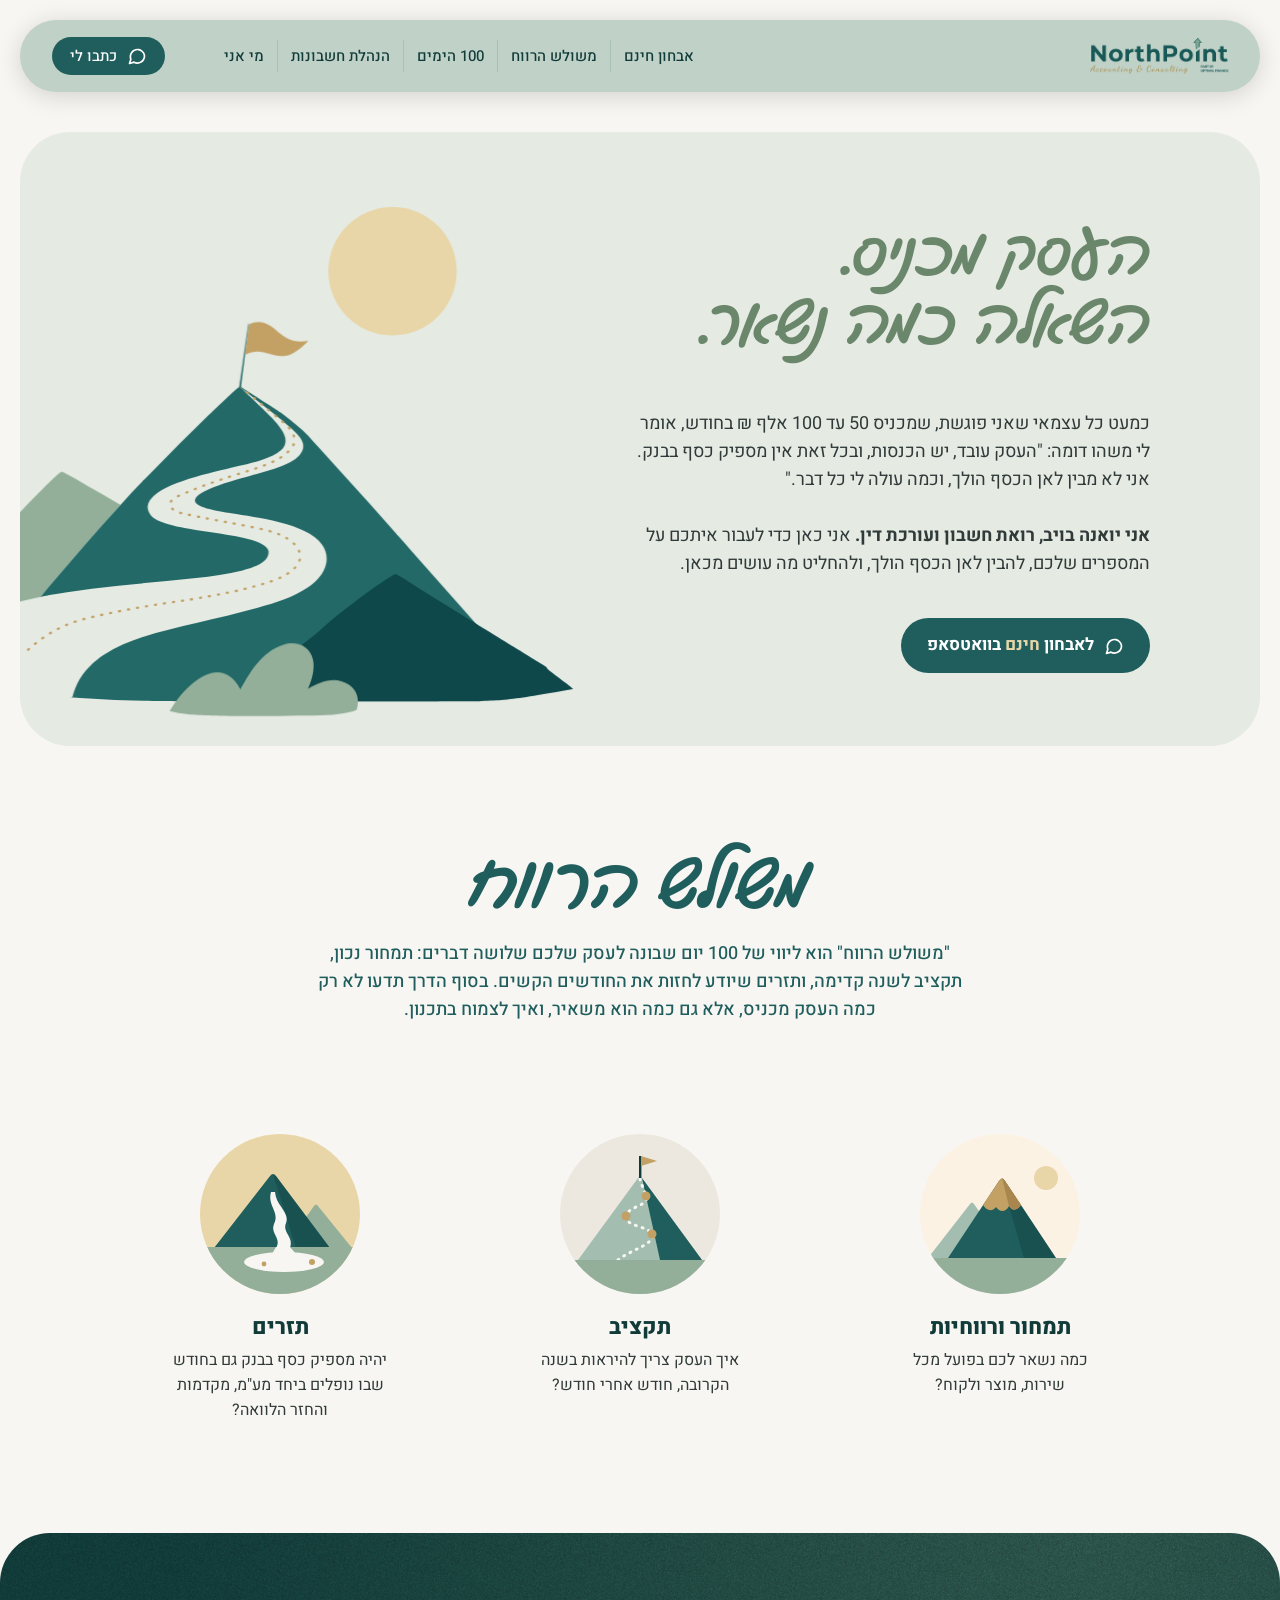
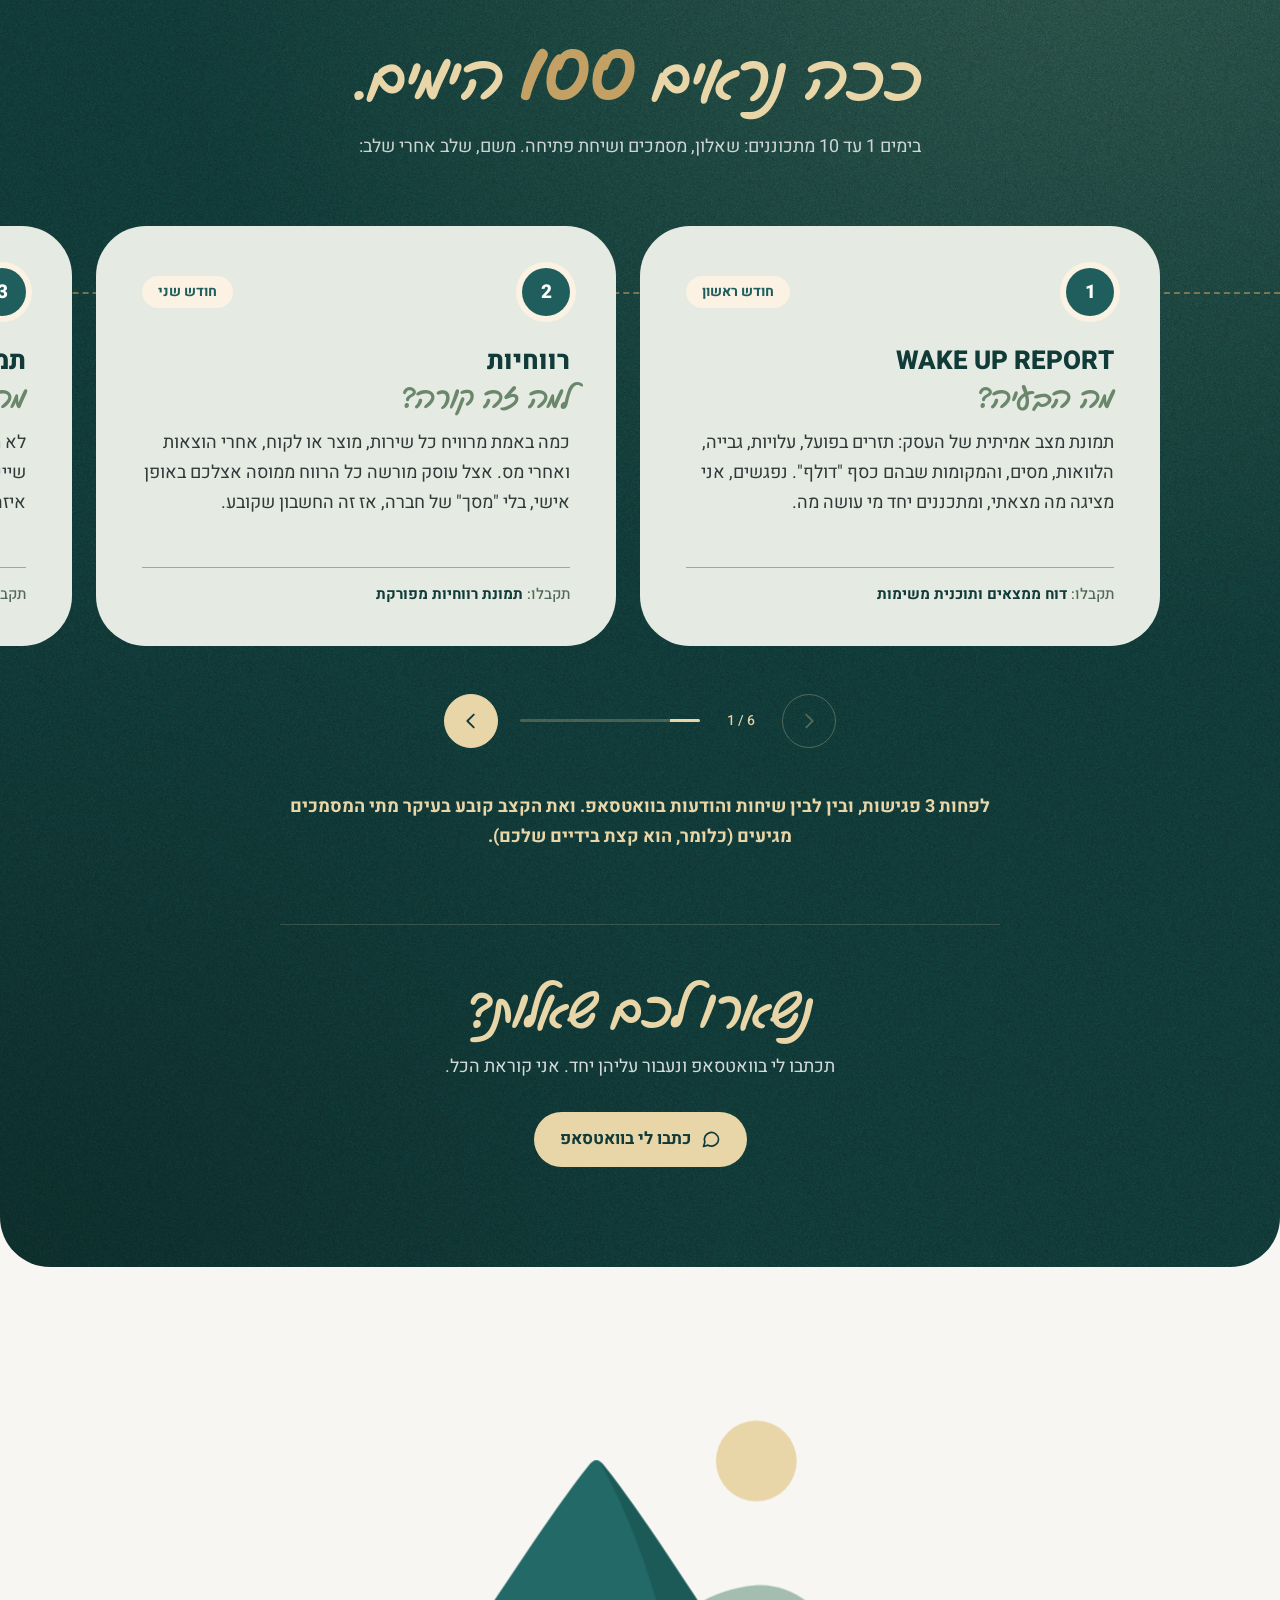
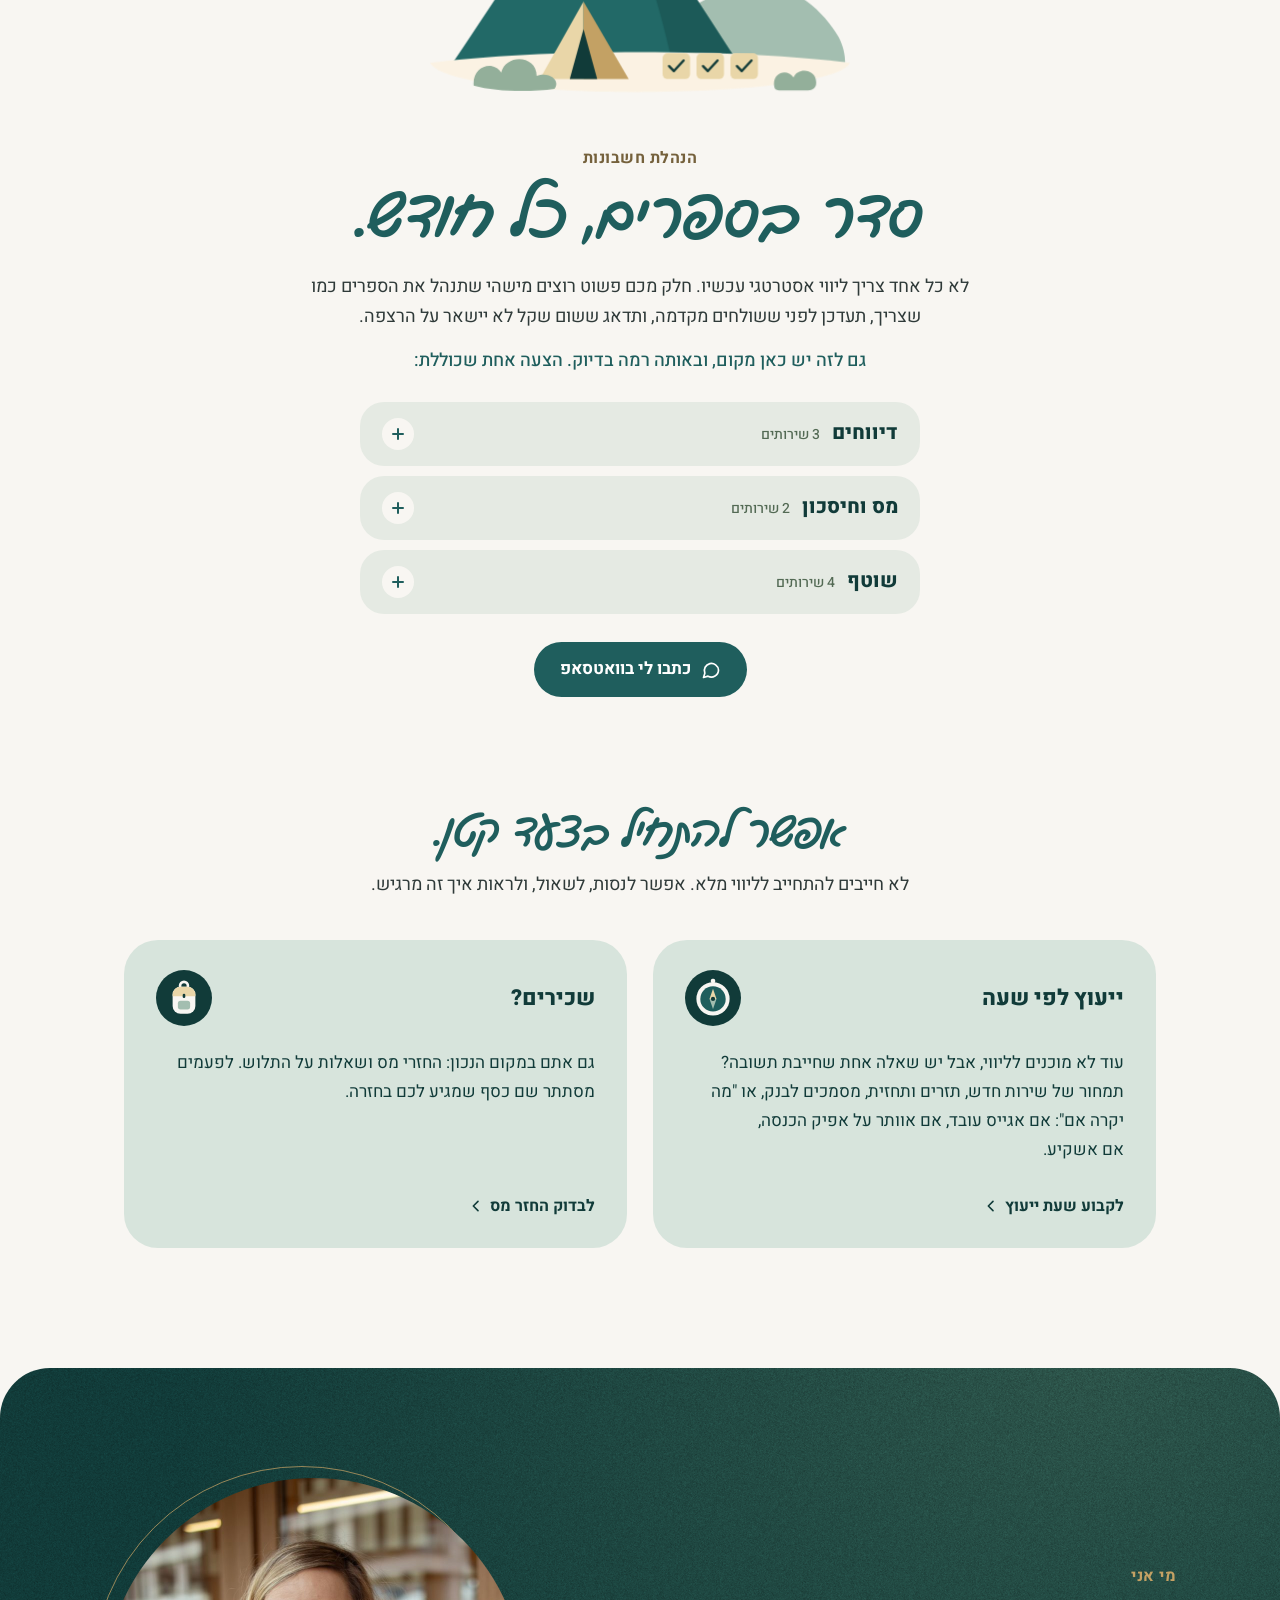
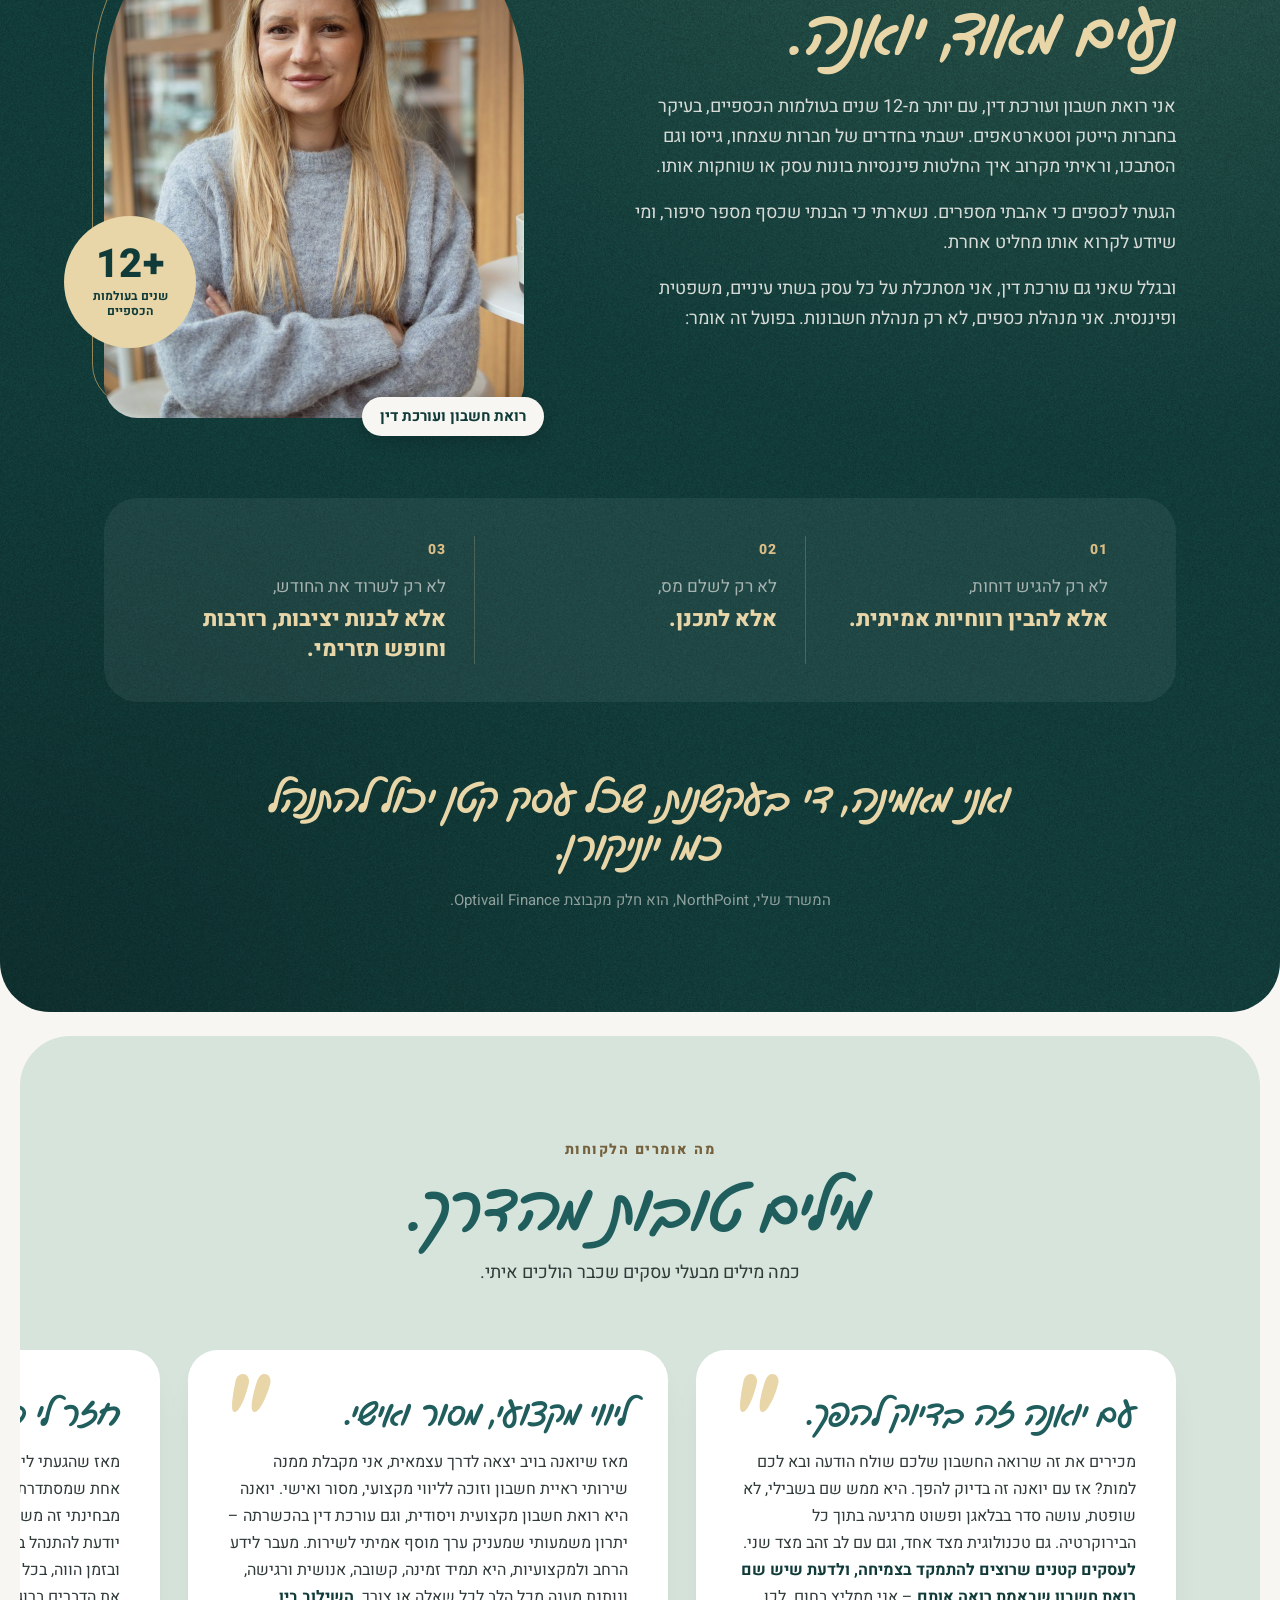
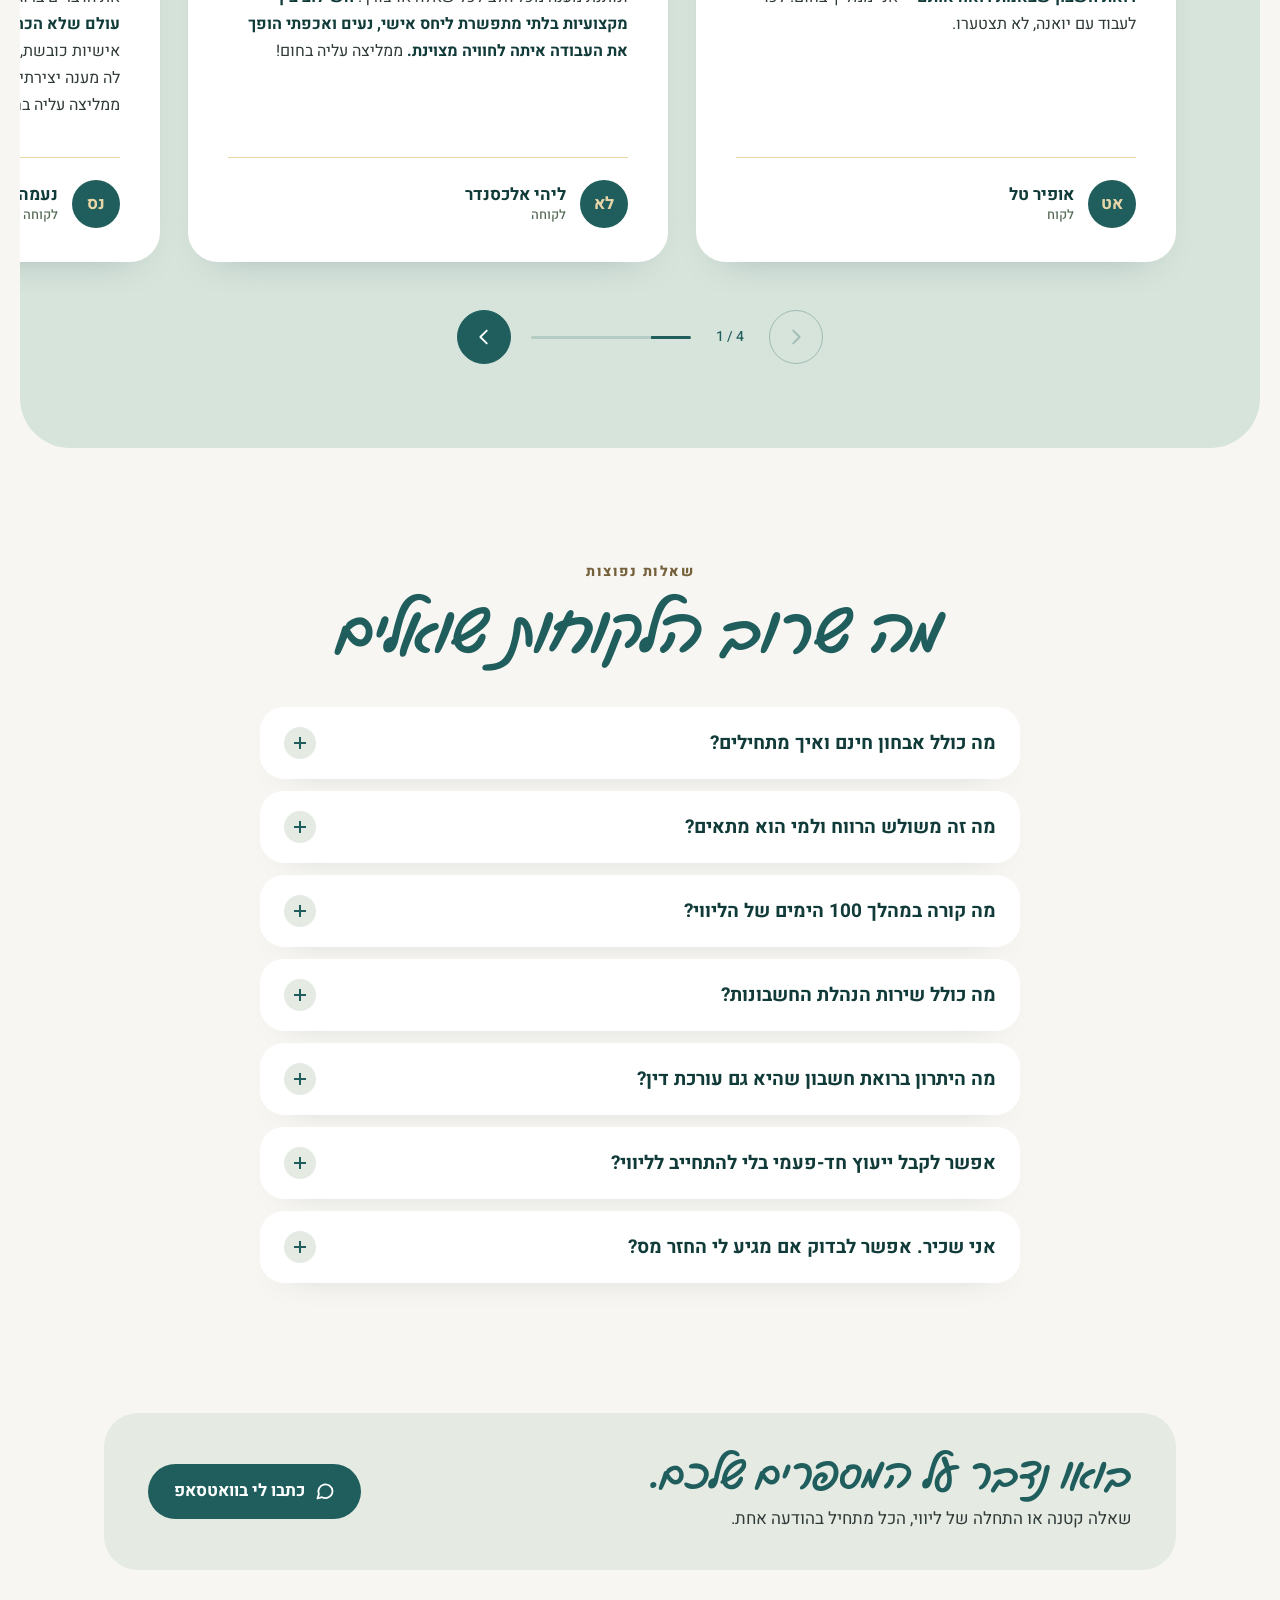
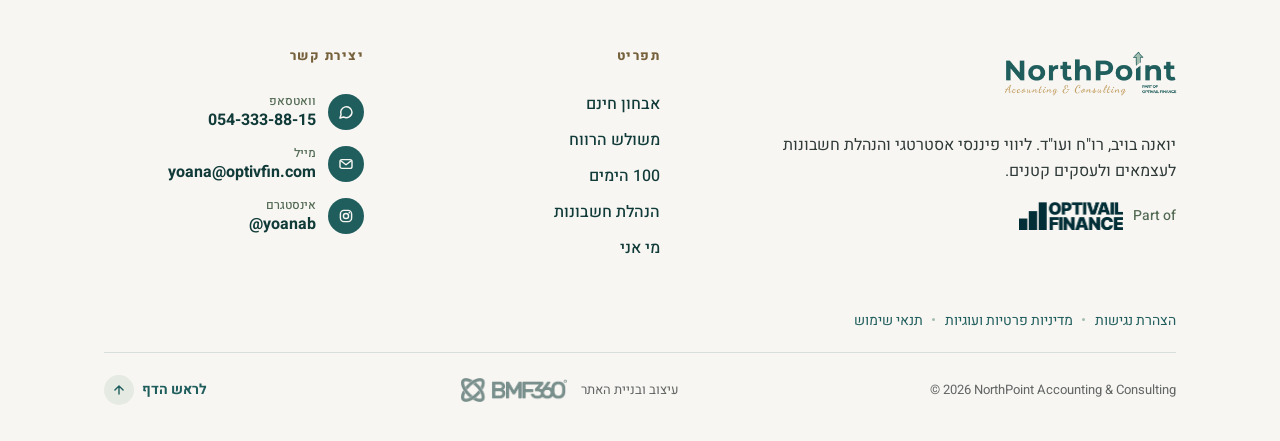
<file: index.html>
<!DOCTYPE html>
<html lang="he" dir="rtl">
<head>
  <meta name="robots" content="noindex, nofollow">
  <meta charset="UTF-8">
  <meta name="viewport" content="width=device-width, initial-scale=1">
  <title>NorthPoint · יואנה בויב, רואת חשבון ועורכת דין</title>
  <meta name="description" content="העסק מכניס. השאלה כמה נשאר. יואנה בויב, רואת חשבון ועורכת דין, עוברת איתכם על המספרים של העסק ועוזרת להחליט מה עושים מכאן.">
  <meta property="og:title" content="NorthPoint · העסק מכניס. השאלה כמה נשאר.">
  <meta property="og:description" content="יואנה בויב, רואת חשבון ועורכת דין. לאבחון חינם בוואטסאפ.">
  <meta property="og:locale" content="he_IL">
  <link rel="preconnect" href="https://fonts.googleapis.com">
  <link rel="preconnect" href="https://fonts.gstatic.com" crossorigin>
  <link href="https://fonts.googleapis.com/css2?family=Gveret+Levin&family=Heebo:wght@400;500;700;800&display=swap" rel="stylesheet">
  <link rel="stylesheet" href="css/style.css">
  <script>document.documentElement.classList.add("js");</script>
</head>
<body>

  <!-- ===== Header ===== -->
  <header class="site-header" id="top">
    <div class="header-bar">
      <a class="logo" href="#top" aria-label="NorthPoint, לראש הדף">
        <img src="assets/logo.png" alt="NorthPoint Accounting &amp; Consulting, Part of Optivail Finance" width="280" height="80">
      </a>

      <nav class="main-nav" id="main-nav" aria-label="ניווט ראשי">
        <a href="#diagnosis">אבחון חינם</a>
        <a href="#profit-triangle">משולש הרווח</a>
        <a href="#journey">100 הימים</a>
        <a href="#bookkeeping">הנהלת חשבונות</a>
        <a href="#about">מי אני</a>
      </nav>

      <a class="btn btn-sm header-cta js-wa" href="#" target="_blank" rel="noopener" aria-label="כתבו לי בוואטסאפ">
        <img src="assets/Icon.svg" alt="" width="20" height="20">
        <span>כתבו לי</span>
      </a>

      <button class="nav-toggle" type="button" aria-label="פתיחת התפריט" aria-expanded="false" aria-controls="main-nav">
        <span></span><span></span><span></span>
      </button>
    </div>
  </header>

  <main>
    <!-- ===== Hero ===== -->
    <section class="hero" id="diagnosis" aria-labelledby="hero-title">
      <div class="hero-card">

        <div class="hero-content">
          <h1 class="hero-title" id="hero-title">
            <span class="line line-1">העסק מכניס.</span>
            <span class="line line-2">השאלה כמה נשאר.</span>
          </h1>

          <div class="hero-text reveal r-1">
            <p>כמעט כל עצמאי שאני פוגשת, שמכניס 50 עד 100 אלף ₪ בחודש, אומר לי משהו דומה: "העסק עובד, יש הכנסות, ובכל זאת אין מספיק כסף בבנק. אני לא מבין לאן הכסף הולך, וכמה עולה לי כל דבר."</p>
            <p><strong>אני יואנה בויב, רואת חשבון ועורכת דין.</strong> אני כאן כדי לעבור איתכם על המספרים שלכם, להבין לאן הכסף הולך, ולהחליט מה עושים מכאן.</p>
          </div>

          <a class="btn btn-lg reveal r-2 js-wa" href="#" target="_blank" rel="noopener">
            <img src="assets/Icon.svg" alt="" width="20" height="20">
            <span>לאבחון <em>חינם</em> בוואטסאפ</span>
          </a>
        </div>

        <!-- Illustration: mountain, path, flag, sun (from Figma, layered for animation) -->
        <div class="hero-art" aria-hidden="true">
          <svg viewBox="0 0 861.78 558.979" width="861.78" height="558.979" data-viewbox-mobile="168 0 677 530" xmlns="http://www.w3.org/2000/svg">
            <defs>
              <path id="route" d="M598 486 C580 470 560 458 535 452 C495 442 455 436 420 431 C392 426 368 422 348 416 C325 410 305 402 300 388 C296 374 312 360 340 354 C372 347 405 342 430 336 C447 331 446 322 430 316 C412 308 395 302 370 294 C345 286 322 280 310 266 C300 255 308 244 322 233 C335 222 352 208 365 198"/>
              <mask id="route-mask" maskUnits="userSpaceOnUse">
                <use href="#route" class="route-draw" fill="none" stroke="#fff" stroke-width="10" stroke-linecap="round"/>
              </mask>
            </defs>

            <!-- mirrored as in the design -->
            <g transform="translate(861.78 0) scale(-1 1)">

              <g class="px" data-depth="0.25">
                <g class="a-sun">
                  <path d="M127.596 70.4917C127.596 109.423 159.156 140.983 198.087 140.983C237.019 140.983 268.579 109.423 268.579 70.4917C268.579 31.5602 237.019 0 198.087 0C159.156 0 127.596 31.5602 127.596 70.4917Z" fill="#E9D6A8"/>
                </g>
              </g>

              <g class="px" data-depth="0.06">
                <g class="a-back">
                  <path d="M679.984 413.14C676.796 410.038 672.955 405.612 669.879 402.275L651.256 382.079C640.29 370.209 568.063 292.29 561.54 290.927C560.388 290.686 558.637 291.655 557.604 292.159C549.34 296.191 541.295 301.269 533.317 305.853C521.071 312.889 508.716 319.803 496.645 327.134C522.337 354.371 546.585 383.709 571.133 412.006C575.618 417.175 580.297 422.75 584.488 428.157C624.487 436.463 665.07 447.305 701.295 466.771C729.766 481.929 755.583 498.885 776.366 524.028C779.32 527.6 785.193 533.987 786.318 538.416C788.78 537.26 797.268 539.103 812.387 540.588C844.48 543.739 849.953 543.076 856.83 539.607C857.998 539.603 861.004 536.073 861.78 535.253C861.453 533.323 850.094 522.045 848.079 519.963C810.315 480.602 769.803 443.975 726.847 410.356C723.085 407.455 713.682 399.366 709.505 398.262C705.493 397.201 684.584 410.47 679.984 413.14Z" fill="#93AF9A"/>
                  <path d="M762.244 498.75C761.807 480.619 754.513 458.088 736.591 450.405C730.481 447.743 723.559 447.644 717.374 450.128C709.351 453.337 703.886 459.62 700.48 467.448C728.951 482.606 754.768 499.561 775.551 524.705C778.504 528.277 784.377 534.663 785.502 539.093C793.968 544.949 805.14 543.058 808.251 536.738C809.495 533.814 810.38 531.743 810.947 528.592C813.884 512.254 802.761 494.392 785.941 491.783C777.104 490.411 769.265 493.581 762.244 498.75Z" fill="#226967"/>
                </g>
              </g>

              <g class="px" data-depth="0.06">
                <g class="a-mountain">
                  <path d="M319.246 226.723C313.489 231.079 308.134 235.655 302.506 240.115C293.545 247.216 286.783 255.415 279.153 263.897L253.335 292.382C227.604 320.631 202.123 349.11 176.9 377.816L125.082 436.349L108.786 454.776C106.56 457.29 102.578 461.5 100.674 463.984C21.8677 544.729 80.3971 537.128 100.674 540.872C130.634 541.838 145.234 542.667 168.333 542.667L257.548 542.671C481.349 542.671 486.68 542.671 551.968 538.155C551.247 538.378 550.85 538.39 550.102 538.473L549.284 537.809C544.565 517.687 531.512 502.465 514.399 491.391C485.544 472.718 446.536 464.503 413.326 456.646C390.796 451.314 368.213 446.22 345.921 439.944C327.081 434.639 306.932 428.711 290.625 417.52C281.402 411.187 272.714 402.324 270.673 390.896C269.369 383.612 271.178 376.616 275.448 370.62C292.233 347.046 347.719 340.805 374.948 336.216C383.022 334.856 409.879 331.183 414.066 324.634C414.786 323.508 415.048 322.037 414.65 320.75C411.013 308.956 356.157 295.986 344.2 292.386C333.13 289.054 321.832 285.821 311.422 280.713C305.26 277.687 298.771 273.093 296.507 266.283C292.434 254.03 312.059 241.281 320.095 233.585C322.211 231.558 364.051 199.718 365.265 197.089C365.303 197.001 319.208 226.813 319.246 226.723Z" fill="#226967"/>
                  <path d="M496.645 327.133C485.939 314.965 473.379 302.236 461.998 290.537C441.656 269.629 420.999 249.028 400.039 228.741C392.845 221.74 385.578 214.808 378.252 207.948C374.82 204.768 369.279 199.449 365.506 197.114C356.646 206.611 334.706 226.794 328.997 233.133C323.585 239.323 314.791 249.034 315.458 257.77C315.75 261.604 317.578 264.642 320.479 267.092C331.261 276.206 349.911 280.323 363.389 283.648C389.022 289.969 441.842 300.226 460.227 317.291C463.378 320.216 466.382 324.067 466.788 328.504C467.133 332.331 465.426 336.07 462.938 338.902C444.648 359.726 332.853 355.182 334.063 380.127C334.234 383.58 336.748 386.92 339.304 389.05C345.52 394.226 354.902 396.998 362.631 398.983C379.283 403.261 396.55 405.316 413.589 407.307C441.959 410.622 470.455 412.715 498.847 415.798C518.353 417.812 537.803 420.338 557.177 423.375C565.141 424.623 576.731 426.379 584.488 428.157C580.296 422.749 575.618 417.175 571.133 412.006C546.585 383.709 522.337 354.371 496.645 327.133Z" fill="#226967"/>

                  <!-- gold route drawn up the path -->
                  <use href="#route" class="route" mask="url(#route-mask)" fill="none" stroke="#C3A164" stroke-width="2.6" stroke-linecap="round" stroke-dasharray="1 9"/>

                  <g class="a-pole">
                    <path d="M366.799 200.679C366.139 200.768 365.478 200.858 364.818 200.948C364.664 199.74 364.51 198.531 364.357 197.323C361.592 175.572 358.828 153.821 356.064 132.071C355.91 130.862 355.756 129.654 355.603 128.446C355.851 128.412 356.098 128.378 356.346 128.345C356.52 129.55 356.695 130.756 356.869 131.961C360.005 153.662 363.141 175.362 366.277 197.062C366.451 198.268 366.625 199.473 366.799 200.679Z" fill="#226967"/>
                  </g>
                  <g class="a-flag">
                    <g class="a-flag-wave">
                      <path d="M345.074 126.338C334.233 126.614 328.641 133.497 320.664 139.551C309.907 147.713 303.166 148.599 290.481 146.935C296.699 153.528 301.264 157.479 309.478 161.548C330.138 169.526 338.895 151.36 359.838 162.361C358.53 151.246 356.922 139.945 355.45 128.836C351.69 127.096 349.149 126.531 345.074 126.338Z" fill="#C3A164"/>
                    </g>
                  </g>
                </g>
              </g>

              <g class="px" data-depth="0.06">
                <g class="a-front">
                  <path d="M194.712 403.099C190.84 404.741 184.454 408.954 180.669 411.317L159.022 424.833L107.534 456.924C102.111 460.325 34.1348 502.124 28.8521 505.56C28.8672 508.044 0.565063 526.905 0 529.283C84.1449 544.291 83.2184 542.756 158.143 542.756L247.358 542.76C307.78 536.555 333.668 503.692 328.309 514.048C316.996 492.86 307.293 489.467 276.574 463.833C267.704 453.924 205.657 407.028 194.712 403.099Z" fill="#0E484A"/>
                </g>
              </g>

              <g class="px" data-depth="0.06">
                <g class="a-bush">
                  <path d="M313.432 479.395C306.25 478.556 299.12 479.148 293.363 483.847C279.555 495.11 284.902 515.429 291.054 528.995C280.056 522.673 266.752 516.893 254.082 520.667C238.511 525.301 233.558 537.471 237.301 552.128C247.343 556.528 265.999 558.321 284.216 558.321C425.009 560.755 431.524 555.825 442.823 553.436C428.219 527.197 387.379 486.683 365.167 529.609C353.855 508.421 338.617 484.962 313.432 479.395Z" fill="#93AF9A"/>
                </g>
              </g>

            </g>
          </svg>
        </div>

      </div>
    </section>

    <!-- ===== Section 2: משולש הרווח ===== -->
    <section class="pillars reveal-on-scroll" id="profit-triangle" aria-labelledby="pillars-title">
      <h2 class="section-title write-on-scroll" id="pillars-title"><span class="line">משולש הרווח</span></h2>
      <p class="pillars-intro fade-on-scroll">"משולש הרווח" הוא ליווי של 100 יום שבונה לעסק שלכם שלושה דברים: תמחור נכון, תקציב לשנה קדימה, ותזרים שיודע לחזות את החודשים הקשים. בסוף הדרך תדעו לא רק כמה העסק מכניס, אלא גם כמה הוא משאיר, ואיך לצמוח בתכנון.</p>
      <ul class="pillar-list">
        <li class="pillar reveal-on-scroll" style="--d:0ms">
          <svg class="pillar-icon" viewBox="0 0 160 160" width="160" height="160" fill="none" aria-hidden="true">
            <defs><clipPath id="c-pricing"><circle cx="80" cy="80" r="80"/></clipPath></defs>
            <g class="p a-bg"><circle cx="80" cy="80" r="80" fill="#FBF2E3"/></g>
            <g clip-path="url(#c-pricing)">
    <g class="p a-back"><path d="M8 124 L50 70 Q52 67 54 70 L92 124 Z" fill="#A3BEB0"/></g>
    <g class="p a-mt"><path d="M28 124 L79 47 Q82 42 85 47 L136 124 Z" fill="#1F5E5D"/><path d="M85 47 L136 124 L104 124 L89 72 Z" fill="#113B39" fill-opacity="0.35"/></g>
    <g class="p a-cap"><path d="M79 47 Q82 42 85 47 L101 71 C97 77 92 77 89 72 C86 78 80 79 76 73 C72 78 67 77 63 71 Z" fill="#C3A164"/><path d="M85 47 L101 71 C97 77 92 77 89 72 L82 44 Q84 45 85 47 Z" fill="#A8864D"/></g>
    <g class="p a-ground"><rect x="0" y="124" width="160" height="40" fill="#93AF9A"/></g>
    <g class="p a-sun"><circle cx="126" cy="44" r="12" fill="#E9D6A8"/></g>
            </g>
          </svg>
          <h3>תמחור ורווחיות</h3>
          <p>כמה נשאר לכם בפועל מכל שירות, מוצר ולקוח?</p>
        </li>
        <li class="pillar reveal-on-scroll" style="--d:180ms">
          <svg class="pillar-icon" viewBox="0 0 160 160" width="160" height="160" fill="none" aria-hidden="true">
            <defs><clipPath id="c-budget"><circle cx="80" cy="80" r="80"/></clipPath><mask id="m-budget" maskUnits="userSpaceOnUse"><path class="a-trail-draw" d="M58 126 C70 116 96 110 92 100 C88 92 64 92 66 82 C68 72 90 72 86 62 C84 55 81 50 80 45" stroke="#fff" stroke-width="8" stroke-linecap="round" fill="none"/></mask></defs>
            <g class="p a-bg"><circle cx="80" cy="80" r="80" fill="#ECE8DF"/></g>
            <g clip-path="url(#c-budget)">
    <g class="p a-mt"><path d="M18 126 L78 44 Q80 41 82 44 L142 126 Z" fill="#A3BEB0"/><path d="M82 44 L142 126 L100 126 Z" fill="#1F5E5D"/></g>
    <path class="a-trail" mask="url(#m-budget)" d="M58 126 C70 116 96 110 92 100 C88 92 64 92 66 82 C68 72 90 72 86 62 C84 55 81 50 80 45" stroke="#F8F6F2" stroke-width="3" stroke-linecap="round" stroke-dasharray="1 6"/>
    <g class="p a-wp1"><circle cx="92" cy="100" r="4.5" fill="#C3A164"/></g>
    <g class="p a-wp2"><circle cx="66" cy="82" r="4.5" fill="#C3A164"/></g>
    <g class="p a-wp3"><circle cx="86" cy="62" r="4.5" fill="#C3A164"/></g>
    <g class="p a-pole"><rect x="79" y="22" width="2.4" height="22" fill="#113B39"/></g>
    <g class="p a-flag"><path d="M81 22 L97 27 L81 32 Z" fill="#C3A164"/></g>
    <g class="p a-ground"><rect x="0" y="126" width="160" height="40" fill="#93AF9A"/></g>
            </g>
          </svg>
          <h3>תקציב</h3>
          <p>איך העסק צריך להיראות בשנה הקרובה, חודש אחרי חודש?</p>
        </li>
        <li class="pillar reveal-on-scroll" style="--d:360ms">
          <svg class="pillar-icon" viewBox="0 0 160 160" width="160" height="160" fill="none" aria-hidden="true">
            <defs><clipPath id="c-cashflow"><circle cx="80" cy="80" r="80"/></clipPath></defs>
            <g class="p a-bg"><circle cx="80" cy="80" r="80" fill="#E9D6A8"/></g>
            <g clip-path="url(#c-cashflow)">
    <g class="p a-back"><path d="M84 114 L114 72 Q116 69 118 72 L152 114 Z" fill="#93AF9A"/></g>
    <g class="p a-mt"><path d="M14 114 L70 42 Q73 38 76 42 L130 114 Z" fill="#1F5E5D"/><path d="M73 40 L76 42 L130 114 L96 114 Z" fill="#113B39" fill-opacity="0.35"/></g>
    <g class="p a-stream"><path d="M71 58 C67 72 80 78 74 90 C70 100 82 104 76 114 L90 114 C94 102 82 99 86 89 C90 78 76 72 75 58 Z" fill="#F8F6F2"/></g>
    <g class="p a-ground"><rect x="0" y="113" width="160" height="50" fill="#93AF9A"/></g>
    <g class="p a-lake"><ellipse cx="84" cy="128" rx="40" ry="10" fill="#F8F6F2"/><path d="M76 113 L90 113 L96 120 L72 120 Z" fill="#F8F6F2"/></g>
    <g class="p a-coin1"><circle cx="112" cy="128" r="3" fill="#C3A164"/></g>
    <g class="p a-coin2"><circle cx="64" cy="130" r="2.4" fill="#C3A164"/></g>
            </g>
          </svg>
          <h3>תזרים</h3>
          <p>יהיה מספיק כסף בבנק גם בחודש שבו נופלים ביחד מע"מ, מקדמות והחזר הלוואה?</p>
        </li>
      </ul>
    </section>
  </main>

  <!-- ===== Section 3: ככה נראים 100 הימים ===== -->
  <section class="journey reveal-on-scroll" id="journey" aria-labelledby="journey-title">
    <div class="journey-head">
      <h2 class="journey-title write-on-scroll" id="journey-title"><span class="line">ככה נראים<span class="br"> </span><span class="num">100</span> הימים.</span></h2>
      <p class="journey-sub fade-on-scroll">בימים 1 עד 10 מתכוננים: שאלון, מסמכים ושיחת פתיחה. משם, שלב אחרי שלב:</p>
    </div>

    <div class="journey-track" tabindex="0" aria-label="שלבי הליווי, אפשר לגלול הצידה">
      <ol class="journey-rail">
          <li class="step" style="--i:0">
            <div class="step-top"><span class="step-badge">1</span><span class="step-month">חודש ראשון</span></div>
            <h3>WAKE UP REPORT<span class="step-q">מה הבעיה?</span></h3>
            <p class="step-desc">תמונת מצב אמיתית של העסק: תזרים בפועל, עלויות, גבייה, הלוואות, מסים, והמקומות שבהם כסף "דולף". נפגשים, אני מציגה מה מצאתי, ומתכננים יחד מי עושה מה.</p>
            <p class="step-get">תקבלו: <b>דוח ממצאים ותוכנית משימות</b></p>
          </li>
          <li class="step" style="--i:1">
            <div class="step-top"><span class="step-badge">2</span><span class="step-month">חודש שני</span></div>
            <h3>רווחיות<span class="step-q">למה זה קורה?</span></h3>
            <p class="step-desc">כמה באמת מרוויח כל שירות, מוצר או לקוח, אחרי הוצאות ואחרי מס. אצל עוסק מורשה כל הרווח ממוסה אצלכם באופן אישי, בלי "מסך" של חברה, אז זה החשבון שקובע.</p>
            <p class="step-get">תקבלו: <b>תמונת רווחיות מפורקת</b></p>
          </li>
          <li class="step" style="--i:2">
            <div class="step-top"><span class="step-badge">3</span><span class="step-month">חודש שני</span></div>
            <h3>תמחור<span class="step-q">מה משנים?</span></h3>
            <p class="step-desc">לא מתחילים מהמחיר. מתחילים מהסכום שאתם צריכים שייכנס לכם אישית לחשבון בסוף החודש, ועובדים אחורה: איזה מחיר, וכמה לקוחות צריך בשבילו.</p>
            <p class="step-get">תקבלו: <b>המלצת תמחור מנומקת</b></p>
          </li>
          <li class="step" style="--i:3">
            <div class="step-top"><span class="step-badge">4</span><span class="step-month">חודש שלישי</span></div>
            <h3>תקציב אסטרטגי<span class="step-q">איך העסק צריך להיראות?</span></h3>
            <p class="step-desc">תוכנית לשנה הקרובה, חודש אחרי חודש, עם תרחיש שמרני ותרחיש אופטימי. לא גיליון אקסל שנשכח במגירה. מצפן.</p>
            <p class="step-get">תקבלו: <b>תוכנית שנתית שאפשר לחזור אליה</b></p>
          </li>
          <li class="step" style="--i:4">
            <div class="step-top"><span class="step-badge">5</span><span class="step-month">חודש שלישי</span></div>
            <h3>תחזית תזרים<span class="step-q">יהיה מספיק כסף בבנק?</span></h3>
            <p class="step-desc">12 חודשים קדימה, כולל מע"מ, מקדמות, הלוואות ומשיכות. ככה רואים את החודש הקשה הרבה לפני שהוא מגיע.</p>
            <p class="step-get">תקבלו: <b>תחזית שבה חודשי האזהרה מסומנים</b></p>
          </li>
          <li class="step final" style="--i:5">
            <div class="step-top"><span class="step-badge gold" role="img" aria-label="סיום"><svg width="22" height="22" viewBox="0 0 24 24" fill="none" aria-hidden="true"><rect x="5" y="3" width="2" height="18" rx="1" fill="#113b39"/><path d="M7 4h11l-3 4 3 4H7z" fill="#c3a164"/></svg></span><span class="step-month">סוף החודש השלישי</span></div>
            <h3>פגישת סיכום<span class="step-q">מאיפה לאן?</span></h3>
            <p class="step-desc">בסוף נפגשים ומסתכלים על כל התמונה: מאיפה התחלנו, מה השתנה, ואיך ממשיכים לעבוד עם הכלים שבנינו, גם כשאני כבר לא שם כל שבוע.</p>
            
          </li>
      </ol>
    </div>

    <div class="journey-controls">
      <button class="j-arrow j-prev" type="button" aria-label="לשלב הקודם"><svg viewBox="0 0 24 24" width="22" height="22" fill="none" stroke="currentColor" stroke-width="2" stroke-linecap="round" stroke-linejoin="round" aria-hidden="true"><path d="M9 5l7 7-7 7"/></svg></button>
      <span class="j-count" dir="ltr"><span class="j-cur">1</span> / 6</span>
      <div class="j-progress" aria-hidden="true"><i></i></div>
      <button class="j-arrow j-next" type="button" aria-label="לשלב הבא"><svg viewBox="0 0 24 24" width="22" height="22" fill="none" stroke="currentColor" stroke-width="2" stroke-linecap="round" stroke-linejoin="round" aria-hidden="true"><path d="M15 5l-7 7 7 7"/></svg></button>
    </div>

    <p class="journey-note fade-on-scroll">לפחות 3 פגישות, ובין לבין שיחות והודעות בוואטסאפ. ואת הקצב קובע בעיקר מתי המסמכים מגיעים (כלומר, הוא קצת בידיים שלכם).</p>

    <div class="journey-cta reveal-on-scroll">
      <h3 class="journey-cta-title write-on-scroll"><span class="line">נשארו לכם שאלות?</span></h3>
      <p class="journey-cta-text fade-on-scroll">תכתבו לי בוואטסאפ ונעבור עליהן יחד. אני קוראת&nbsp;הכל.</p>
      <a class="btn btn-lg btn-gold js-wa fade-on-scroll" href="#" target="_blank" rel="noopener" data-wa-text="היי יואנה, יש לי שאלה על משולש הרווח">
        <svg viewBox="0 0 20 20" width="20" height="20" fill="none" aria-hidden="true"><path d="M17.5 10a7.1 7.1 0 0 1-10.5 6.17L2.5 17.5l1.33-4.33A7.1 7.1 0 1 1 17.5 10Z" stroke="currentColor" stroke-width="1.67" stroke-linecap="round" stroke-linejoin="round"/></svg>
        <span>כתבו לי בוואטסאפ</span>
      </a>
    </div>
  </section>

  <!-- ===== Section 4: הנהלת חשבונות ===== -->
  <section class="books" id="bookkeeping" aria-labelledby="books-title">
    <div class="books-main reveal-on-scroll">
      <div class="books-art"><svg class="camp-art" viewBox="0 0 520 420" width="520" height="420" fill="none" xmlns="http://www.w3.org/2000/svg" aria-hidden="true">
  <g class="p c-sun"><circle cx="404" cy="104" r="50" fill="#E9D6A8"/></g>
  <g class="p c-back"><path d="M250 354 C302 290 352 262 402 258 C448 254 486 288 506 322 C512 334 514 344 514 354 Z" fill="#A3BEB0"/></g>
  <g class="p c-mt">
    <path d="M28 354 C90 262 150 168 196 110 Q206 96 216 110 C262 168 322 262 382 354 Z" fill="#226967"/>
    <path d="M211 106 Q214 107 216 110 C262 168 322 262 382 354 L300 354 C282 270 252 180 211 106 Z" fill="#113B39" fill-opacity="0.32"/>
  </g>
  <g class="p c-ground"><path d="M0 354 C130 336 390 336 520 354 C498 400 28 404 0 354 Z" fill="#FBF2E3"/></g>
  <g class="p c-tent">
    <path d="M136 374 L190 278 L190 374 Z" fill="#E9D6A8"/>
    <path d="M190 278 L246 374 L190 374 Z" fill="#C3A164"/>
    <path d="M190 312 L207 374 L173 374 Z" fill="#113B39"/>
  </g>
  <g class="p c-box1"><rect x="288" y="342" width="34" height="32" rx="6" fill="#E9D6A8"/><path d="M296 358 L302 364 L314 351" stroke="#113B39" stroke-width="3" stroke-linecap="round" stroke-linejoin="round"/></g>
  <g class="p c-box2"><rect x="330" y="342" width="34" height="32" rx="6" fill="#E9D6A8"/><path d="M338 358 L344 364 L356 351" stroke="#113B39" stroke-width="3" stroke-linecap="round" stroke-linejoin="round"/></g>
  <g class="p c-box3"><rect x="372" y="342" width="34" height="32" rx="6" fill="#E9D6A8"/><path d="M380 358 L386 364 L398 351" stroke="#113B39" stroke-width="3" stroke-linecap="round" stroke-linejoin="round"/></g>
  <g class="p c-bush1"><path d="M54 382 C52 358 78 350 88 366 C94 342 132 344 132 370 C148 364 162 376 154 386 C126 390 82 390 54 382 Z" fill="#93AF9A"/></g>
  <g class="p c-bush2"><path d="M426 382 C424 366 442 360 450 372 C456 358 480 362 478 380 C478 384 474 388 468 388 L432 388 C428 388 426 386 426 382 Z" fill="#93AF9A"/></g>
</svg>
</div>
      <p class="eyebrow fade-on-scroll">הנהלת חשבונות</p>
      <h2 class="section-title write-on-scroll" id="books-title"><span class="line">סדר בספרים, כל&nbsp;חודש.</span></h2>
      <p class="books-text fade-on-scroll">לא כל אחד צריך ליווי אסטרטגי עכשיו. חלק מכם פשוט רוצים מישהי שתנהל את הספרים כמו שצריך, תעדכן לפני ששולחים מקדמה, ותדאג ששום שקל לא יישאר על&nbsp;הרצפה.</p>
      <p class="books-lead fade-on-scroll">גם לזה יש כאן מקום, ובאותה רמה בדיוק. הצעה אחת&nbsp;שכוללת:</p>
      <div class="acc fade-on-scroll">
          <div class="acc-item">
            <button class="acc-head" type="button" aria-expanded="false" aria-controls="acc-p0" id="acc-b0">
              <span class="acc-name"><b>דיווחים</b><span class="acc-cnt">3 שירותים</span></span>
              <span class="acc-tog" aria-hidden="true"><i></i><i></i></span>
            </button>
            <div class="acc-panel" id="acc-p0" role="region" aria-labelledby="acc-b0">
              <div class="acc-inner"><ul><li><span class="acc-chk" aria-hidden="true"><svg width="12" height="10" viewBox="0 0 12 10" fill="none"><path d="M1.5 5.2 4.4 8 10.5 1.8" stroke="#fff" stroke-width="2" stroke-linecap="round" stroke-linejoin="round"/></svg></span><span>דיווח מע"מ תקופתי</span></li><li><span class="acc-chk" aria-hidden="true"><svg width="12" height="10" viewBox="0 0 12 10" fill="none"><path d="M1.5 5.2 4.4 8 10.5 1.8" stroke="#fff" stroke-width="2" stroke-linecap="round" stroke-linejoin="round"/></svg></span><span>דיווח מקדמות מס הכנסה, כולל בדיקה אקטיבית שהן נכונות</span></li><li><span class="acc-chk" aria-hidden="true"><svg width="12" height="10" viewBox="0 0 12 10" fill="none"><path d="M1.5 5.2 4.4 8 10.5 1.8" stroke="#fff" stroke-width="2" stroke-linecap="round" stroke-linejoin="round"/></svg></span><span>דוח שנתי והצהרת הון</span></li></ul></div>
            </div>
          </div>
          <div class="acc-item">
            <button class="acc-head" type="button" aria-expanded="false" aria-controls="acc-p1" id="acc-b1">
              <span class="acc-name"><b>מס וחיסכון</b><span class="acc-cnt">2 שירותים</span></span>
              <span class="acc-tog" aria-hidden="true"><i></i><i></i></span>
            </button>
            <div class="acc-panel" id="acc-p1" role="region" aria-labelledby="acc-b1">
              <div class="acc-inner"><ul><li><span class="acc-chk" aria-hidden="true"><svg width="12" height="10" viewBox="0 0 12 10" fill="none"><path d="M1.5 5.2 4.4 8 10.5 1.8" stroke="#fff" stroke-width="2" stroke-linecap="round" stroke-linejoin="round"/></svg></span><span>הערכה ותכנון מס 3 פעמים בשנה</span></li><li><span class="acc-chk" aria-hidden="true"><svg width="12" height="10" viewBox="0 0 12 10" fill="none"><path d="M1.5 5.2 4.4 8 10.5 1.8" stroke="#fff" stroke-width="2" stroke-linecap="round" stroke-linejoin="round"/></svg></span><span>הטבות שכדאי לנצל: קופת גמל, פנסיה, קרן השתלמות ונקודות זיכוי</span></li></ul></div>
            </div>
          </div>
          <div class="acc-item">
            <button class="acc-head" type="button" aria-expanded="false" aria-controls="acc-p2" id="acc-b2">
              <span class="acc-name"><b>שוטף</b><span class="acc-cnt">4 שירותים</span></span>
              <span class="acc-tog" aria-hidden="true"><i></i><i></i></span>
            </button>
            <div class="acc-panel" id="acc-p2" role="region" aria-labelledby="acc-b2">
              <div class="acc-inner"><ul><li><span class="acc-chk" aria-hidden="true"><svg width="12" height="10" viewBox="0 0 12 10" fill="none"><path d="M1.5 5.2 4.4 8 10.5 1.8" stroke="#fff" stroke-width="2" stroke-linecap="round" stroke-linejoin="round"/></svg></span><span>מערכת להנפקת חשבוניות וניהול הוצאות</span></li><li><span class="acc-chk" aria-hidden="true"><svg width="12" height="10" viewBox="0 0 12 10" fill="none"><path d="M1.5 5.2 4.4 8 10.5 1.8" stroke="#fff" stroke-width="2" stroke-linecap="round" stroke-linejoin="round"/></svg></span><span>ייעוץ שוטף על התנהלות תקינה</span></li><li><span class="acc-chk" aria-hidden="true"><svg width="12" height="10" viewBox="0 0 12 10" fill="none"><path d="M1.5 5.2 4.4 8 10.5 1.8" stroke="#fff" stroke-width="2" stroke-linecap="round" stroke-linejoin="round"/></svg></span><span>ייצוג מול הרשויות</span></li><li><span class="acc-chk" aria-hidden="true"><svg width="12" height="10" viewBox="0 0 12 10" fill="none"><path d="M1.5 5.2 4.4 8 10.5 1.8" stroke="#fff" stroke-width="2" stroke-linecap="round" stroke-linejoin="round"/></svg></span><span>אישורי רואה חשבון ועורכת דין</span></li></ul></div>
            </div>
          </div>
      </div>
      <a class="btn btn-lg js-wa books-cta fade-on-scroll" href="#" target="_blank" rel="noopener" data-wa-text="היי יואנה, אשמח לשמוע על הנהלת חשבונות"><svg viewBox="0 0 20 20" width="20" height="20" fill="none" aria-hidden="true"><path d="M17.5 10a7.1 7.1 0 0 1-10.5 6.17L2.5 17.5l1.33-4.33A7.1 7.1 0 1 1 17.5 10Z" stroke="currentColor" stroke-width="1.67" stroke-linecap="round" stroke-linejoin="round"/></svg><span>כתבו לי בוואטסאפ</span></a>
    </div>

    <div class="books-alt reveal-on-scroll">
      <h3 class="alt-title write-on-scroll"><span class="line">אפשר להתחיל בצעד&nbsp;קטן.</span></h3>
      <p class="alt-sub fade-on-scroll">לא חייבים להתחייב לליווי מלא. אפשר לנסות, לשאול, ולראות איך זה&nbsp;מרגיש.</p>
      <div class="minis">
        <a class="mini js-wa" style="--i:0" href="#" target="_blank" rel="noopener" data-wa-text="היי יואנה, אשמח לקבוע שעת ייעוץ">
          <span class="mini-head"><span class="mini-title">ייעוץ לפי שעה</span><svg width="56" height="56" viewBox="0 0 64 64" fill="none" aria-hidden="true"><circle cx="32" cy="32" r="32" fill="#113B39"/><circle cx="32" cy="33" r="19" fill="#F8F6F2"/><circle cx="32" cy="33" r="14.5" fill="#1F5E5D"/><rect x="29.5" y="10" width="5" height="5" rx="2" fill="#F8F6F2"/><g class="needle"><path d="M32 21.5 36 33H28Z" fill="#E9D6A8"/><path d="M32 44.5 28 33H36Z" fill="#A3BEB0"/></g><circle cx="32" cy="33" r="2.4" fill="#113B39"/></svg></span>
          <span class="mini-text">עוד לא מוכנים לליווי, אבל יש שאלה אחת שחייבת תשובה? תמחור של שירות חדש, תזרים ותחזית, מסמכים לבנק, או "מה יקרה אם": אם אגייס עובד, אם אוותר על אפיק הכנסה, אם&nbsp;אשקיע.</span>
          <span class="mini-link"><span>לקבוע שעת ייעוץ</span><svg viewBox="0 0 24 24" width="16" height="16" fill="none" aria-hidden="true"><path d="M15 5l-7 7 7 7" stroke="currentColor" stroke-width="2.4" stroke-linecap="round" stroke-linejoin="round"/></svg></span>
        </a>
        <a class="mini js-wa" style="--i:1" href="#" target="_blank" rel="noopener" data-wa-text="היי יואנה, אני שכיר/ה ואשמח לבדוק החזר מס">
          <span class="mini-head"><span class="mini-title">שכירים?</span><svg width="56" height="56" viewBox="0 0 64 64" fill="none" aria-hidden="true"><circle cx="32" cy="32" r="32" fill="#113B39"/><path d="M26 18a6 6 0 0 1 12 0v2h-3v-2a3 3 0 0 0-6 0v2h-3Z" fill="#F8F6F2"/><rect x="19" y="19" width="26" height="31" rx="9" fill="#F8F6F2"/><path d="M19 28a9 9 0 0 1 9-9h8a9 9 0 0 1 9 9v2H19Z" fill="#E9D6A8"/><rect x="25" y="35" width="14" height="10" rx="3" fill="#A3BEB0"/><rect x="30.5" y="27" width="3" height="5" rx="1.5" fill="#113B39"/></svg></span>
          <span class="mini-text">גם אתם במקום הנכון: החזרי מס ושאלות על התלוש. לפעמים מסתתר שם כסף שמגיע לכם&nbsp;בחזרה.</span>
          <span class="mini-link"><span>לבדוק החזר מס</span><svg viewBox="0 0 24 24" width="16" height="16" fill="none" aria-hidden="true"><path d="M15 5l-7 7 7 7" stroke="currentColor" stroke-width="2.4" stroke-linecap="round" stroke-linejoin="round"/></svg></span>
        </a>
      </div>
    </div>
  </section>

  <!-- ===== Section 5: מי אני ===== -->
  <section class="about" id="about" aria-labelledby="about-title">
    <div class="about-wrap">
      <div class="about-row reveal-on-scroll">
        <div class="about-txt">
          <p class="eyebrow fade-on-scroll">מי אני</p>
          <h2 class="about-title write-on-scroll" id="about-title"><span class="line">נעים מאוד, יואנה.</span></h2>
          <p class="fade-on-scroll">אני רואת חשבון ועורכת דין, עם יותר מ-12 שנים בעולמות הכספיים, בעיקר בחברות הייטק וסטארטאפים. ישבתי בחדרים של חברות שצמחו, גייסו וגם הסתבכו, וראיתי מקרוב איך החלטות פיננסיות בונות עסק או שוחקות&nbsp;אותו.</p>
          <p class="fade-on-scroll">הגעתי לכספים כי אהבתי מספרים. נשארתי כי הבנתי שכסף מספר סיפור, ומי שיודע לקרוא אותו מחליט&nbsp;אחרת.</p>
          <p class="fade-on-scroll">ובגלל שאני גם עורכת דין, אני מסתכלת על כל עסק בשתי עיניים, משפטית ופיננסית. אני מנהלת כספים, לא רק מנהלת חשבונות. בפועל זה&nbsp;אומר:</p>
        </div>
        <div class="about-photo">
          <span class="arch-line" aria-hidden="true"></span>
          <div class="arch"><img src="assets/yoana.jpg" alt="יואנה בויב, רואת חשבון ועורכת דין" width="840" height="1080" loading="lazy"></div>
          <div class="about-stat"><b dir="ltr">12+</b><span>שנים בעולמות<br>הכספיים</span></div>
          <div class="about-pill">רואת חשבון ועורכת דין</div>
        </div>
      </div>

      <ol class="nots reveal-on-scroll" aria-label="מה זה אומר בפועל">
        <li class="ns" style="--i:0"><span class="ns-n">01</span><p class="ns-not">לא רק להגיש דוחות,</p><p class="ns-but">אלא להבין רווחיות אמיתית.</p></li>
        <li class="ns" style="--i:1"><span class="ns-n">02</span><p class="ns-not">לא רק לשלם מס,</p><p class="ns-but">אלא לתכנן.</p></li>
        <li class="ns" style="--i:2"><span class="ns-n">03</span><p class="ns-not">לא רק לשרוד את החודש,</p><p class="ns-but">אלא לבנות יציבות, רזרבות וחופש&nbsp;תזרימי.</p></li>
      </ol>

      <div class="belief reveal-on-scroll">
        <p class="belief-q write-on-scroll"><span class="line">ואני מאמינה, די בעקשנות, שכל עסק קטן יכול להתנהל כמו&nbsp;יוניקורן.</span></p>
        <p class="belief-org fade-on-scroll">המשרד שלי, NorthPoint, הוא חלק מקבוצת Optivail&nbsp;Finance.</p>
      </div>
    </div>
  </section>

  <!-- ===== Section 6: המלצות ===== -->
  <section class="reviews reveal-on-scroll" id="reviews" aria-labelledby="reviews-title">
    <div class="reviews-head">
      <p class="rv-kicker fade-on-scroll">מה אומרים הלקוחות</p>
      <h2 class="reviews-title write-on-scroll" id="reviews-title"><span class="line">מילים טובות מהדרך.</span></h2>
      <p class="reviews-sub fade-on-scroll">כמה מילים מבעלי עסקים שכבר הולכים איתי.</p>
    </div>

    <div class="carousel-track reviews-track" tabindex="0" aria-label="המלצות, אפשר לגלול הצידה">
      <ul class="reviews-rail">
        <li class="rv-card" style="--i:0">
          <figure>
            <span class="rv-q" aria-hidden="true">”</span>
            <p class="rv-pull">עם יואנה זה בדיוק להפך.</p>
            <blockquote class="rv-txt"><p>מכירים את זה שרואה החשבון שלכם שולח הודעה ובא לכם למות? אז עם יואנה זה בדיוק להפך. היא ממש שם בשבילי, לא שופטת, עושה סדר בבלאגן ופשוט מרגיעה בתוך כל הבירוקרטיה. גם טכנולוגית מצד אחד, וגם עם לב זהב מצד שני. <b>לעסקים קטנים שרוצים להתמקד בצמיחה, ולדעת שיש שם רואת חשבון שבאמת רואה אותם</b> – אני ממליץ בחום. לכו לעבוד עם יואנה, לא&nbsp;תצטערו.</p></blockquote>
            <figcaption class="rv-who"><span class="rv-av" aria-hidden="true">אט</span><span class="rv-nm"><b>אופיר טל</b><small>לקוח</small></span></figcaption>
          </figure>
        </li>
        <li class="rv-card" style="--i:1">
          <figure>
            <span class="rv-q" aria-hidden="true">”</span>
            <p class="rv-pull">ליווי מקצועי, מסור ואישי.</p>
            <blockquote class="rv-txt"><p>מאז שיואנה בויב יצאה לדרך עצמאית, אני מקבלת ממנה שירותי ראיית חשבון וזוכה לליווי מקצועי, מסור ואישי. יואנה היא רואת חשבון מקצועית ויסודית, וגם עורכת דין בהכשרתה – יתרון משמעותי שמעניק ערך מוסף אמיתי לשירות. מעבר לידע הרחב ולמקצועיות, היא תמיד זמינה, קשובה, אנושית ורגישה, ונותנת מענה מכל הלב לכל שאלה או צורך. <b>השילוב בין מקצועיות בלתי מתפשרת ליחס אישי, נעים ואכפתי הופך את העבודה איתה לחוויה מצוינת.</b> ממליצה עליה&nbsp;בחום!</p></blockquote>
            <figcaption class="rv-who"><span class="rv-av" aria-hidden="true">לא</span><span class="rv-nm"><b>ליהי אלכסנדר</b><small>לקוחה</small></span></figcaption>
          </figure>
        </li>
        <li class="rv-card" style="--i:2">
          <figure>
            <span class="rv-q" aria-hidden="true">”</span>
            <p class="rv-pull">חזר לי הסדר בחיים.</p>
            <blockquote class="rv-txt"><p>מאז שהגעתי ליואנה, חזר לי הסדר בחיים! אני מודה שאני לא אחת שמסתדרת עם מספרים. בתור אשת טיפול, מספרים מבחינתי זה משהו שאני נלחצת ממנו, לא עוקבת אחריו ולא יודעת להתנהל בתוכו מספיק. יואנה עשתה לי סדר רטרואקטיבי ובזמן הווה, בכל מה שלא טופל, עם סבלנות אינסופית להסביר את הדברים ברוגע ובנעימות. <b>איכשהו היא הצליחה להנגיש לי עולם שלא הכרתי, וגם לא להיבהל ממנו.</b> מעבר לזה שהיא אישיות כובשת, היא תמיד זמינה, אפשר לשאול אותה הכל, ויש לה מענה יצירתי להכל. היא גם כזו שאני באמת סומכת עליה. ממליצה עליה בחום, באהבה ובהערכה&nbsp;גדולה!</p></blockquote>
            <figcaption class="rv-who"><span class="rv-av" aria-hidden="true">נס</span><span class="rv-nm"><b>נעמה סספורטס</b><small>לקוחה</small></span></figcaption>
          </figure>
        </li>
        <li class="rv-card" style="--i:3">
          <figure>
            <span class="rv-q" aria-hidden="true">”</span>
            <p class="rv-pull">אני באמת מרגישה שמצאתי את האחת!</p>
            <blockquote class="rv-txt"><p>כעצמאית שמנהלת את העסק שלה כ־One Woman Show, היה לי חשוב למצוא מישהי שתלווה אותי יד ביד בעולם שאני כל כך פחות מבינה בו. מעבר למקצועיות, לדיוק ולזמינות, אני מרגישה שבאמת אכפת לה מהעסק שלי, מהצמיחה שלו ומההצלחה שלי. היא תמיד עם היד על הדופק, יוזמת, נותנת טיפים לייעול ורואה הרבה מעבר למספרים. <b>המעבר אליה היה אחד הדברים הכי טובים שיכולתי לעשות עבור עצמי ועבור העסק שלי.</b> לקבל מעטפת כל כך מהודקת, מקצועית ואישית זה שקט נפשי שלא מובן&nbsp;מאליו.</p></blockquote>
            <figcaption class="rv-who"><span class="rv-av" aria-hidden="true">יח</span><span class="rv-nm"><b>ירדן חנוכה</b><small>לקוחה</small></span></figcaption>
          </figure>
        </li>
      </ul>
    </div>

    <div class="carousel-controls reviews-controls">
      <button class="c-arrow c-prev" type="button" aria-label="להמלצה הקודמת"><svg viewBox="0 0 24 24" width="22" height="22" fill="none" stroke="currentColor" stroke-width="2" stroke-linecap="round" stroke-linejoin="round" aria-hidden="true"><path d="M9 5l7 7-7 7"/></svg></button>
      <span class="c-count" dir="ltr"><span class="c-cur">1</span> / <span class="c-total">4</span></span>
      <div class="c-progress" aria-hidden="true"><i></i></div>
      <button class="c-arrow c-next" type="button" aria-label="להמלצה הבאה"><svg viewBox="0 0 24 24" width="22" height="22" fill="none" stroke="currentColor" stroke-width="2" stroke-linecap="round" stroke-linejoin="round" aria-hidden="true"><path d="M15 5l-7 7 7 7"/></svg></button>
    </div>
  </section>

  <!-- ===== Section 7: שאלות נפוצות ===== -->
  <section class="np-faq reveal-on-scroll" id="faq" aria-labelledby="faq-title">
    <div class="faq-wrap">
      <div class="faq-head">
        <span class="faq-eyebrow">שאלות נפוצות</span>
        <h2 class="faq-title" id="faq-title">מה שרוב הלקוחות שואלים</h2>
      </div>
      <ul class="faq-list">
        <li class="faq-item"><details name="faq"><summary class="faq-q">מה כולל אבחון חינם ואיך מתחילים?</summary><div class="faq-a"><p>האבחון מתחיל בהודעת וואטסאפ. עוברים יחד על המספרים של העסק: הכנסות, הוצאות קבועות ומה נשאר בפועל בסוף החודש, ומזהים לאן הכסף הולך. בסוף האבחון יודעים מה המצב היום, מה הצעד הבא, והאם הליווי מתאים לכם, בלי שום התחייבות.</p></div></details></li>
        <li class="faq-item"><details name="faq"><summary class="faq-q">מה זה משולש הרווח ולמי הוא מתאים?</summary><div class="faq-a"><p>משולש הרווח הוא ליווי של 100 יום שבונה לעסק שלושה דברים: תמחור נכון, תקציב לשנה קדימה ותזרים מזומנים שיודע לחזות את החודשים הקשים. הוא מתאים במיוחד לעצמאים שמכניסים 50 עד 100 אלף ₪ בחודש ולא מבינים למה לא נשאר מספיק כסף בבנק.</p></div></details></li>
        <li class="faq-item"><details name="faq"><summary class="faq-q">מה קורה במהלך 100 הימים של הליווי?</summary><div class="faq-a"><p>הליווי מחולק לשלבים: מיפוי המצב הקיים, בניית תמחור לכל שירות או מוצר, תקציב שנתי ותחזית תזרים לחודשים הקרובים. בפגישת הסיכום מסתכלים על כל התמונה, ובסוף הדרך יודעים לא רק כמה העסק מכניס אלא גם כמה הוא משאיר, ואיך להמשיך לצמוח בתכנון.</p></div></details></li>
        <li class="faq-item"><details name="faq"><summary class="faq-q">מה כולל שירות הנהלת החשבונות?</summary><div class="faq-a"><p>השירות כולל דיווחי מע\&quot;מ ומקדמות מס הכנסה עם בדיקה אקטיבית שהן נכונות, דוח שנתי והצהרת הון, תכנון מס שלוש פעמים בשנה, ניצול הטבות כמו קרן השתלמות, פנסיה ונקודות זיכוי, מערכת חשבוניות, ייעוץ שוטף וייצוג מול הרשויות.</p></div></details></li>
        <li class="faq-item"><details name="faq"><summary class="faq-q">מה היתרון ברואת חשבון שהיא גם עורכת דין?</summary><div class="faq-a"><p>כל החלטה בעסק היא גם פיננסית וגם משפטית: הסכם עם לקוח, הקמת חברה, שותפות או התנהלות מול רשויות המס. יואנה בויב היא רואת חשבון ועורכת דין עם יותר מ-12 שנים בעולמות הכספיים, ולכן היא מסתכלת על כל עסק בשתי העיניים יחד ונותנת תמונה מלאה.</p></div></details></li>
        <li class="faq-item"><details name="faq"><summary class="faq-q">אפשר לקבל ייעוץ חד-פעמי בלי להתחייב לליווי?</summary><div class="faq-a"><p>כן. ייעוץ לפי שעה מתאים למי שעוד לא מוכן לליווי, אבל יש לו שאלה אחת שחייבת תשובה: תמחור של שירות חדש, תזרים ותחזית, מסמכים לבנק או החלטה לפני צעד גדול. קובעים שעת ייעוץ בהודעת וואטסאפ, ואפשר להמשיך משם רק אם זה מרגיש נכון.</p></div></details></li>
        <li class="faq-item"><details name="faq"><summary class="faq-q">אני שכיר. אפשר לבדוק אם מגיע לי החזר מס?</summary><div class="faq-a"><p>כן. שכירים רבים זכאים להחזר מס ולא יודעים על כך, למשל בגלל החלפת עבודה במהלך השנה, תקופת אבטלה, תרומות או נקודות זיכוי שלא נוצלו. אפשר לבקש החזר עד שש שנים אחורה. הבדיקה מתחילה בהודעת וואטסאפ ובצילום של טופסי 106.</p></div></details></li>
      </ul>
    </div>
  </section>

  <!-- ===== Footer ===== -->
  <footer class="site-footer">
    <div class="foot-wrap">
      <div class="foot-cta reveal-on-scroll">
        <div class="foot-cta-txt">
          <h2 class="foot-cta-title write-on-scroll"><span class="line">בואו נדבר על המספרים&nbsp;שלכם.</span></h2>
          <p class="fade-on-scroll">שאלה קטנה או התחלה של ליווי, הכל מתחיל בהודעה&nbsp;אחת.</p>
        </div>
        <a class="btn btn-lg js-wa fade-on-scroll" href="#" target="_blank" rel="noopener" data-wa-text="היי יואנה, אשמח לדבר על המספרים של העסק שלי"><svg viewBox="0 0 20 20" width="20" height="20" fill="none" aria-hidden="true"><path d="M17.5 10a7.1 7.1 0 0 1-10.5 6.17L2.5 17.5l1.33-4.33A7.1 7.1 0 1 1 17.5 10Z" stroke="currentColor" stroke-width="1.8" stroke-linecap="round" stroke-linejoin="round"/></svg><span>כתבו לי בוואטסאפ</span></a>
      </div>

      <div class="foot-grid reveal-on-scroll">
        <div class="foot-brand foot-col" style="--i:0">
          <a class="foot-logo" href="#top" aria-label="NorthPoint, לראש הדף"><img src="assets/logo.png" alt="NorthPoint Accounting &amp; Consulting" width="280" height="80" loading="lazy"></a>
          <p>יואנה בויב, רו"ח ועו"ד. ליווי פיננסי אסטרטגי והנהלת חשבונות לעצמאים ולעסקים&nbsp;קטנים.</p>
          <div class="foot-part"><span>Part of</span><img src="assets/optivail.png" alt="Optivail Finance" width="104" height="28" loading="lazy"></div>
        </div>
        <nav class="foot-col foot-menu" style="--i:1" aria-label="ניווט בתחתית העמוד">
          <h3>תפריט</h3>
          <ul>
            <li><a href="#diagnosis">אבחון חינם</a></li>
            <li><a href="#profit-triangle">משולש הרווח</a></li>
            <li><a href="#journey">100 הימים</a></li>
            <li><a href="#bookkeeping">הנהלת חשבונות</a></li>
            <li><a href="#about">מי אני</a></li>
          </ul>
        </nav>
        <div class="foot-col foot-contact" style="--i:2">
          <h3>יצירת קשר</h3>
          <ul>
            <li><a class="js-wa" href="#" target="_blank" rel="noopener"><span class="fc-ic"><svg viewBox="0 0 20 20" width="16" height="16" fill="none" aria-hidden="true"><path d="M17.5 10a7.1 7.1 0 0 1-10.5 6.17L2.5 17.5l1.33-4.33A7.1 7.1 0 1 1 17.5 10Z" stroke="currentColor" stroke-width="1.8" stroke-linecap="round" stroke-linejoin="round"/></svg></span><span class="fc-v"><small>וואטסאפ</small><b dir="ltr">054-333-88-15</b></span></a></li>
            <li><a href="mailto:yoana@optivfin.com"><span class="fc-ic"><svg viewBox="0 0 20 20" width="16" height="16" fill="none" aria-hidden="true"><rect x="2.5" y="4.5" width="15" height="11" rx="2.5" stroke="currentColor" stroke-width="1.8"/><path d="m3.5 6 6.5 5 6.5-5" stroke="currentColor" stroke-width="1.8" stroke-linecap="round" stroke-linejoin="round"/></svg></span><span class="fc-v"><small>מייל</small><b dir="ltr">yoana@optivfin.com</b></span></a></li>
            <li><a href="https://www.instagram.com/yoanab/" target="_blank" rel="noopener"><span class="fc-ic"><svg viewBox="0 0 20 20" width="16" height="16" fill="none" aria-hidden="true"><rect x="3" y="3" width="14" height="14" rx="4.5" stroke="currentColor" stroke-width="1.8"/><circle cx="10" cy="10" r="3.2" stroke="currentColor" stroke-width="1.8"/><circle cx="14.2" cy="5.8" r="1" fill="currentColor"/></svg></span><span class="fc-v"><small>אינסטגרם</small><b dir="ltr">@yoanab</b></span></a></li>
          </ul>
        </div>
      </div>

      <nav class="foot-legal" aria-label="מסמכים משפטיים">
        <ul>
          <li><a href="accessibility.html">הצהרת נגישות</a></li>
          <li><a href="privacy-policy.html">מדיניות פרטיות ועוגיות</a></li>
          <li><a href="terms.html">תנאי שימוש</a></li>
        </ul>
      </nav>

      <div class="foot-bottom">
        <span class="foot-copy" dir="ltr">© 2026 NorthPoint Accounting &amp; Consulting</span>
        <span class="foot-credit">עיצוב ובניית האתר <a class="bmf-logo" href="https://bmf360.co.il" target="_blank" rel="noopener" aria-label="BMF360 – עיצוב ובניית האתר"><img src="assets/bmf360-h.png" alt="" width="106" height="24"></a></span>
        <a class="foot-top" href="#top"><span>לראש הדף</span><span class="ft-ic"><svg viewBox="0 0 24 24" width="14" height="14" fill="none" aria-hidden="true"><path d="M12 19V5M5 12l7-7 7 7" stroke="currentColor" stroke-width="2.4" stroke-linecap="round" stroke-linejoin="round"/></svg></span></a>
      </div>
    </div>
  </footer>

  <script src="js/main.js"></script>
</body>
</html>
</file>
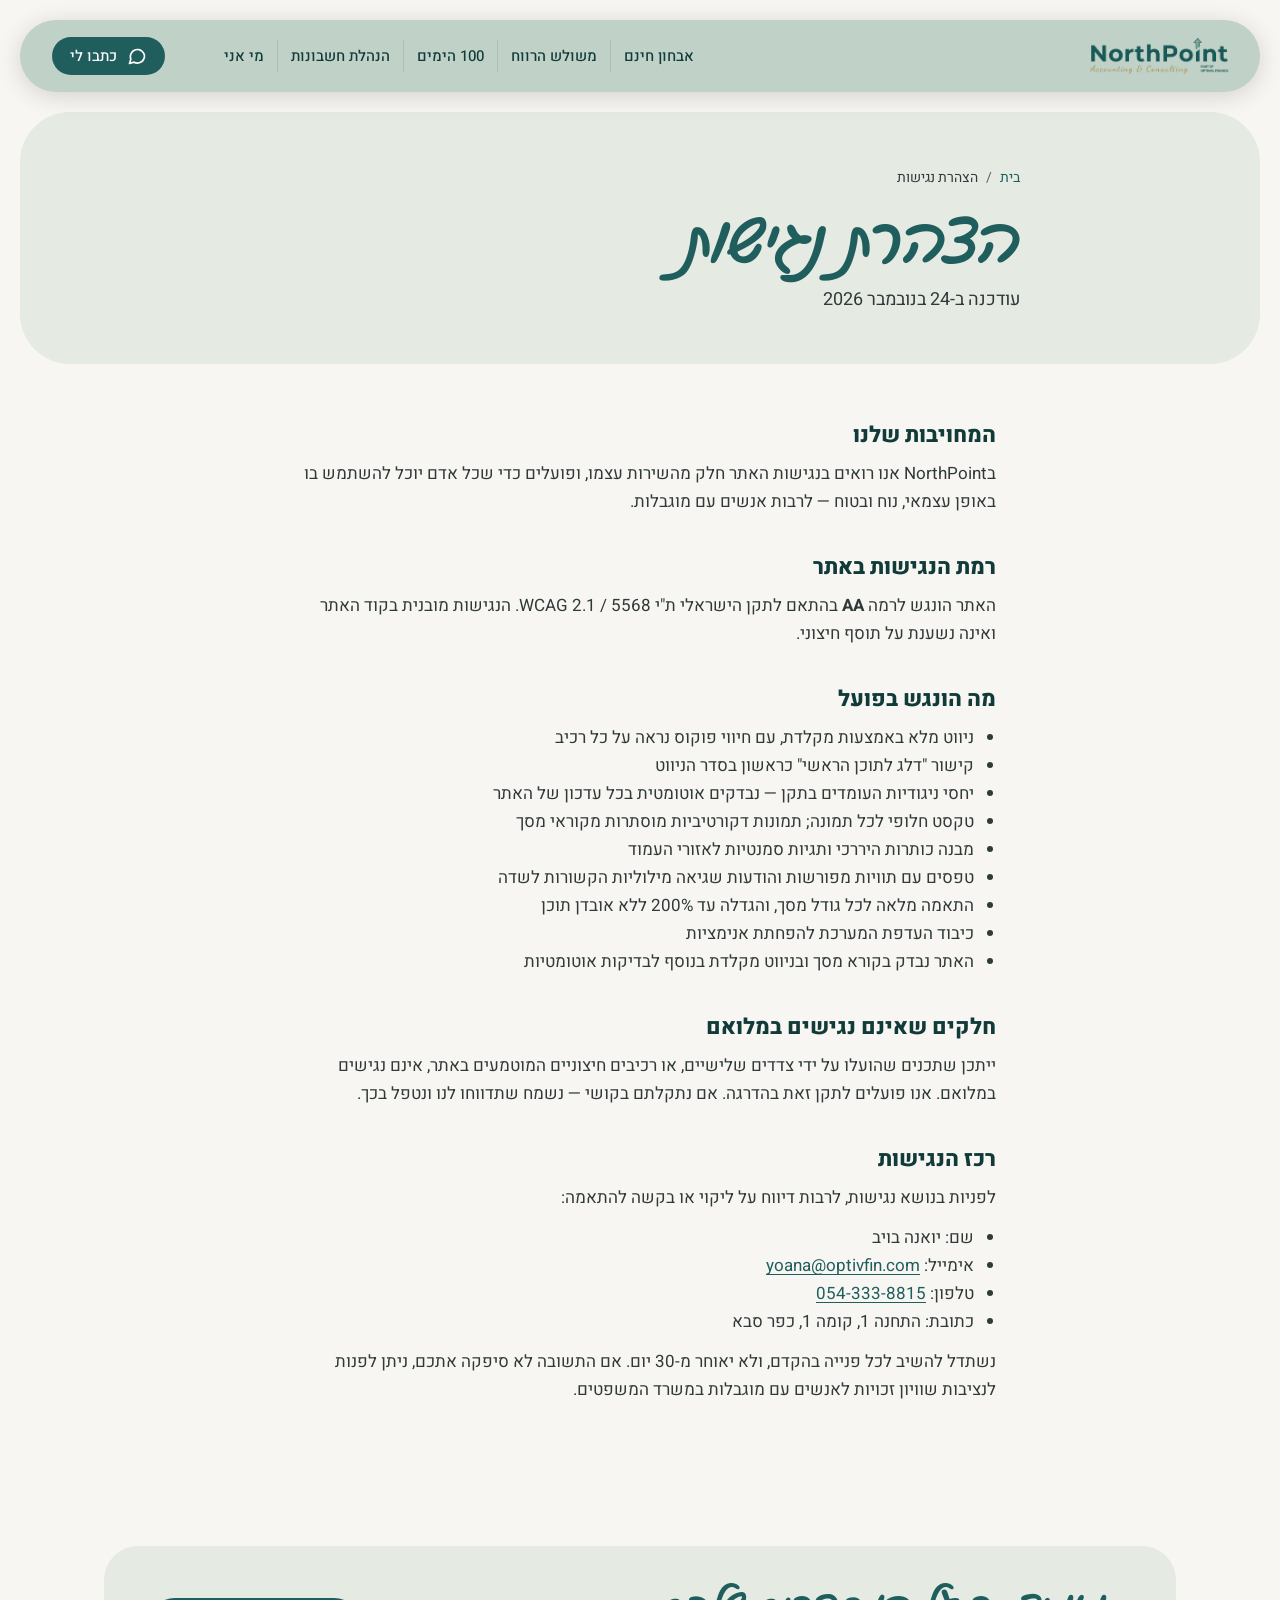
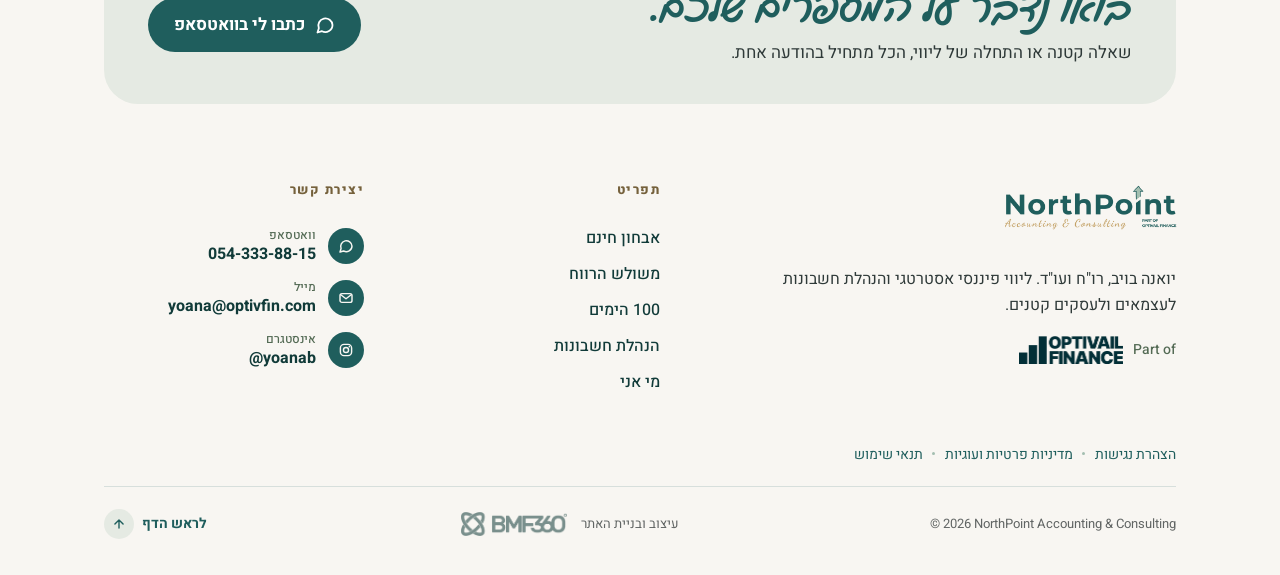
<file: accessibility.html>
<!DOCTYPE html>
<html lang="he" dir="rtl">
<head>
  <meta name="robots" content="noindex, nofollow">
  <meta charset="UTF-8">
  <meta name="viewport" content="width=device-width, initial-scale=1">
  <title>הצהרת נגישות | NorthPoint</title>
  <meta name="description" content="העסק מכניס. השאלה כמה נשאר. יואנה בויב, רואת חשבון ועורכת דין, עוברת איתכם על המספרים של העסק ועוזרת להחליט מה עושים מכאן.">
  <meta property="og:title" content="NorthPoint · העסק מכניס. השאלה כמה נשאר.">
  <meta property="og:description" content="יואנה בויב, רואת חשבון ועורכת דין. לאבחון חינם בוואטסאפ.">
  <meta property="og:locale" content="he_IL">
  <link rel="preconnect" href="https://fonts.googleapis.com">
  <link rel="preconnect" href="https://fonts.gstatic.com" crossorigin>
  <link href="https://fonts.googleapis.com/css2?family=Gveret+Levin&family=Heebo:wght@400;500;700;800&display=swap" rel="stylesheet">
  <link rel="stylesheet" href="css/style.css">
  <script>document.documentElement.classList.add("js");</script>
</head>
<body>

  <!-- ===== Header ===== -->
  <header class="site-header" id="top">
    <div class="header-bar">
      <a class="logo" href="index.html" aria-label="NorthPoint, לעמוד הבית">
        <img src="assets/logo.png" alt="NorthPoint Accounting &amp; Consulting, Part of Optivail Finance" width="280" height="80">
      </a>

      <nav class="main-nav" id="main-nav" aria-label="ניווט ראשי">
        <a href="index.html#diagnosis">אבחון חינם</a>
        <a href="index.html#profit-triangle">משולש הרווח</a>
        <a href="index.html#journey">100 הימים</a>
        <a href="index.html#bookkeeping">הנהלת חשבונות</a>
        <a href="index.html#about">מי אני</a>
      </nav>

      <a class="btn btn-sm header-cta js-wa" href="#" target="_blank" rel="noopener" aria-label="כתבו לי בוואטסאפ">
        <img src="assets/Icon.svg" alt="" width="20" height="20">
        <span>כתבו לי</span>
      </a>

      <button class="nav-toggle" type="button" aria-label="פתיחת התפריט" aria-expanded="false" aria-controls="main-nav">
        <span></span><span></span><span></span>
      </button>
    </div>
  </header>

<header class="page-header"><div class="container"><nav class="breadcrumbs" aria-label="מיקומך באתר"><ol><li><a href="index.html">בית</a></li><li aria-current="page">הצהרת נגישות</li></ol></nav><h1 class="page-title">הצהרת נגישות</h1><p class="page-lead">עודכנה ב-24 בנובמבר 2026</p></div></header>
<main id="main" class="legal-page"><div class="legal-body"><h2>המחויבות שלנו</h2><p>בNorthPoint אנו רואים בנגישות האתר חלק מהשירות עצמו, ופועלים כדי שכל אדם יוכל להשתמש בו באופן עצמאי, נוח ובטוח — לרבות אנשים עם מוגבלות.</p><h2>רמת הנגישות באתר</h2><p>האתר הונגש לרמה <strong>AA</strong> בהתאם לתקן הישראלי ת&quot;י 5568 / WCAG 2.1. הנגישות מובנית בקוד האתר ואינה נשענת על תוסף חיצוני.</p><h2>מה הונגש בפועל</h2><ul><li>ניווט מלא באמצעות מקלדת, עם חיווי פוקוס נראה על כל רכיב</li><li>קישור &quot;דלג לתוכן הראשי&quot; כראשון בסדר הניווט</li><li>יחסי ניגודיות העומדים בתקן — נבדקים אוטומטית בכל עדכון של האתר</li><li>טקסט חלופי לכל תמונה; תמונות דקורטיביות מוסתרות מקוראי מסך</li><li>מבנה כותרות היררכי ותגיות סמנטיות לאזורי העמוד</li><li>טפסים עם תוויות מפורשות והודעות שגיאה מילוליות הקשורות לשדה</li><li>התאמה מלאה לכל גודל מסך, והגדלה עד 200% ללא אובדן תוכן</li><li>כיבוד העדפת המערכת להפחתת אנימציות</li><li>האתר נבדק בקורא מסך ובניווט מקלדת בנוסף לבדיקות אוטומטיות</li></ul><h2>חלקים שאינם נגישים במלואם</h2><p>ייתכן שתכנים שהועלו על ידי צדדים שלישיים, או רכיבים חיצוניים המוטמעים באתר, אינם נגישים במלואם. אנו פועלים לתקן זאת בהדרגה. אם נתקלתם בקושי — נשמח שתדווחו לנו ונטפל בכך.</p><h2>רכז הנגישות</h2><p>לפניות בנושא נגישות, לרבות דיווח על ליקוי או בקשה להתאמה:</p><ul><li>שם: יואנה בויב</li><li>אימייל: <a href="mailto:yoana@optivfin.com">yoana@optivfin.com</a></li><li>טלפון: <a href="tel:0543338815">054-333-8815</a></li><li>כתובת: התחנה 1, קומה 1, כפר סבא</li></ul><p>נשתדל להשיב לכל פנייה בהקדם, ולא יאוחר מ-30 יום. אם התשובה לא סיפקה אתכם, ניתן לפנות לנציבות שוויון זכויות לאנשים עם מוגבלות במשרד המשפטים.</p></div></main>

<footer class="site-footer">
    <div class="foot-wrap">
      <div class="foot-cta reveal-on-scroll">
        <div class="foot-cta-txt">
          <h2 class="foot-cta-title write-on-scroll"><span class="line">בואו נדבר על המספרים&nbsp;שלכם.</span></h2>
          <p class="fade-on-scroll">שאלה קטנה או התחלה של ליווי, הכל מתחיל בהודעה&nbsp;אחת.</p>
        </div>
        <a class="btn btn-lg js-wa fade-on-scroll" href="#" target="_blank" rel="noopener" data-wa-text="היי יואנה, אשמח לדבר על המספרים של העסק שלי"><svg viewBox="0 0 20 20" width="20" height="20" fill="none" aria-hidden="true"><path d="M17.5 10a7.1 7.1 0 0 1-10.5 6.17L2.5 17.5l1.33-4.33A7.1 7.1 0 1 1 17.5 10Z" stroke="currentColor" stroke-width="1.8" stroke-linecap="round" stroke-linejoin="round"/></svg><span>כתבו לי בוואטסאפ</span></a>
      </div>

      <div class="foot-grid reveal-on-scroll">
        <div class="foot-brand foot-col" style="--i:0">
          <a class="foot-logo" href="index.html" aria-label="NorthPoint, לעמוד הבית"><img src="assets/logo.png" alt="NorthPoint Accounting &amp; Consulting" width="280" height="80" loading="lazy"></a>
          <p>יואנה בויב, רו"ח ועו"ד. ליווי פיננסי אסטרטגי והנהלת חשבונות לעצמאים ולעסקים&nbsp;קטנים.</p>
          <div class="foot-part"><span>Part of</span><img src="assets/optivail.png" alt="Optivail Finance" width="104" height="28" loading="lazy"></div>
        </div>
        <nav class="foot-col foot-menu" style="--i:1" aria-label="ניווט בתחתית העמוד">
          <h3>תפריט</h3>
          <ul>
            <li><a href="index.html#diagnosis">אבחון חינם</a></li>
            <li><a href="index.html#profit-triangle">משולש הרווח</a></li>
            <li><a href="index.html#journey">100 הימים</a></li>
            <li><a href="index.html#bookkeeping">הנהלת חשבונות</a></li>
            <li><a href="index.html#about">מי אני</a></li>
          </ul>
        </nav>
        <div class="foot-col foot-contact" style="--i:2">
          <h3>יצירת קשר</h3>
          <ul>
            <li><a class="js-wa" href="#" target="_blank" rel="noopener"><span class="fc-ic"><svg viewBox="0 0 20 20" width="16" height="16" fill="none" aria-hidden="true"><path d="M17.5 10a7.1 7.1 0 0 1-10.5 6.17L2.5 17.5l1.33-4.33A7.1 7.1 0 1 1 17.5 10Z" stroke="currentColor" stroke-width="1.8" stroke-linecap="round" stroke-linejoin="round"/></svg></span><span class="fc-v"><small>וואטסאפ</small><b dir="ltr">054-333-88-15</b></span></a></li>
            <li><a href="mailto:yoana@optivfin.com"><span class="fc-ic"><svg viewBox="0 0 20 20" width="16" height="16" fill="none" aria-hidden="true"><rect x="2.5" y="4.5" width="15" height="11" rx="2.5" stroke="currentColor" stroke-width="1.8"/><path d="m3.5 6 6.5 5 6.5-5" stroke="currentColor" stroke-width="1.8" stroke-linecap="round" stroke-linejoin="round"/></svg></span><span class="fc-v"><small>מייל</small><b dir="ltr">yoana@optivfin.com</b></span></a></li>
            <li><a href="https://www.instagram.com/yoanab/" target="_blank" rel="noopener"><span class="fc-ic"><svg viewBox="0 0 20 20" width="16" height="16" fill="none" aria-hidden="true"><rect x="3" y="3" width="14" height="14" rx="4.5" stroke="currentColor" stroke-width="1.8"/><circle cx="10" cy="10" r="3.2" stroke="currentColor" stroke-width="1.8"/><circle cx="14.2" cy="5.8" r="1" fill="currentColor"/></svg></span><span class="fc-v"><small>אינסטגרם</small><b dir="ltr">@yoanab</b></span></a></li>
          </ul>
        </div>
      </div>

      <nav class="foot-legal" aria-label="מסמכים משפטיים">
        <ul>
          <li><a href="accessibility.html">הצהרת נגישות</a></li>
          <li><a href="privacy-policy.html">מדיניות פרטיות ועוגיות</a></li>
          <li><a href="terms.html">תנאי שימוש</a></li>
        </ul>
      </nav>

      <div class="foot-bottom">
        <span class="foot-copy" dir="ltr">© 2026 NorthPoint Accounting &amp; Consulting</span>
        <span class="foot-credit">עיצוב ובניית האתר <a class="bmf-logo" href="https://bmf360.co.il" target="_blank" rel="noopener" aria-label="BMF360 – עיצוב ובניית האתר"><img src="assets/bmf360-h.png" alt="" width="106" height="24"></a></span>
        <a class="foot-top" href="#top"><span>לראש הדף</span><span class="ft-ic"><svg viewBox="0 0 24 24" width="14" height="14" fill="none" aria-hidden="true"><path d="M12 19V5M5 12l7-7 7 7" stroke="currentColor" stroke-width="2.4" stroke-linecap="round" stroke-linejoin="round"/></svg></span></a>
      </div>
    </div>
  </footer>

  <script src="js/main.js"></script>
</body>
</html>
</file>
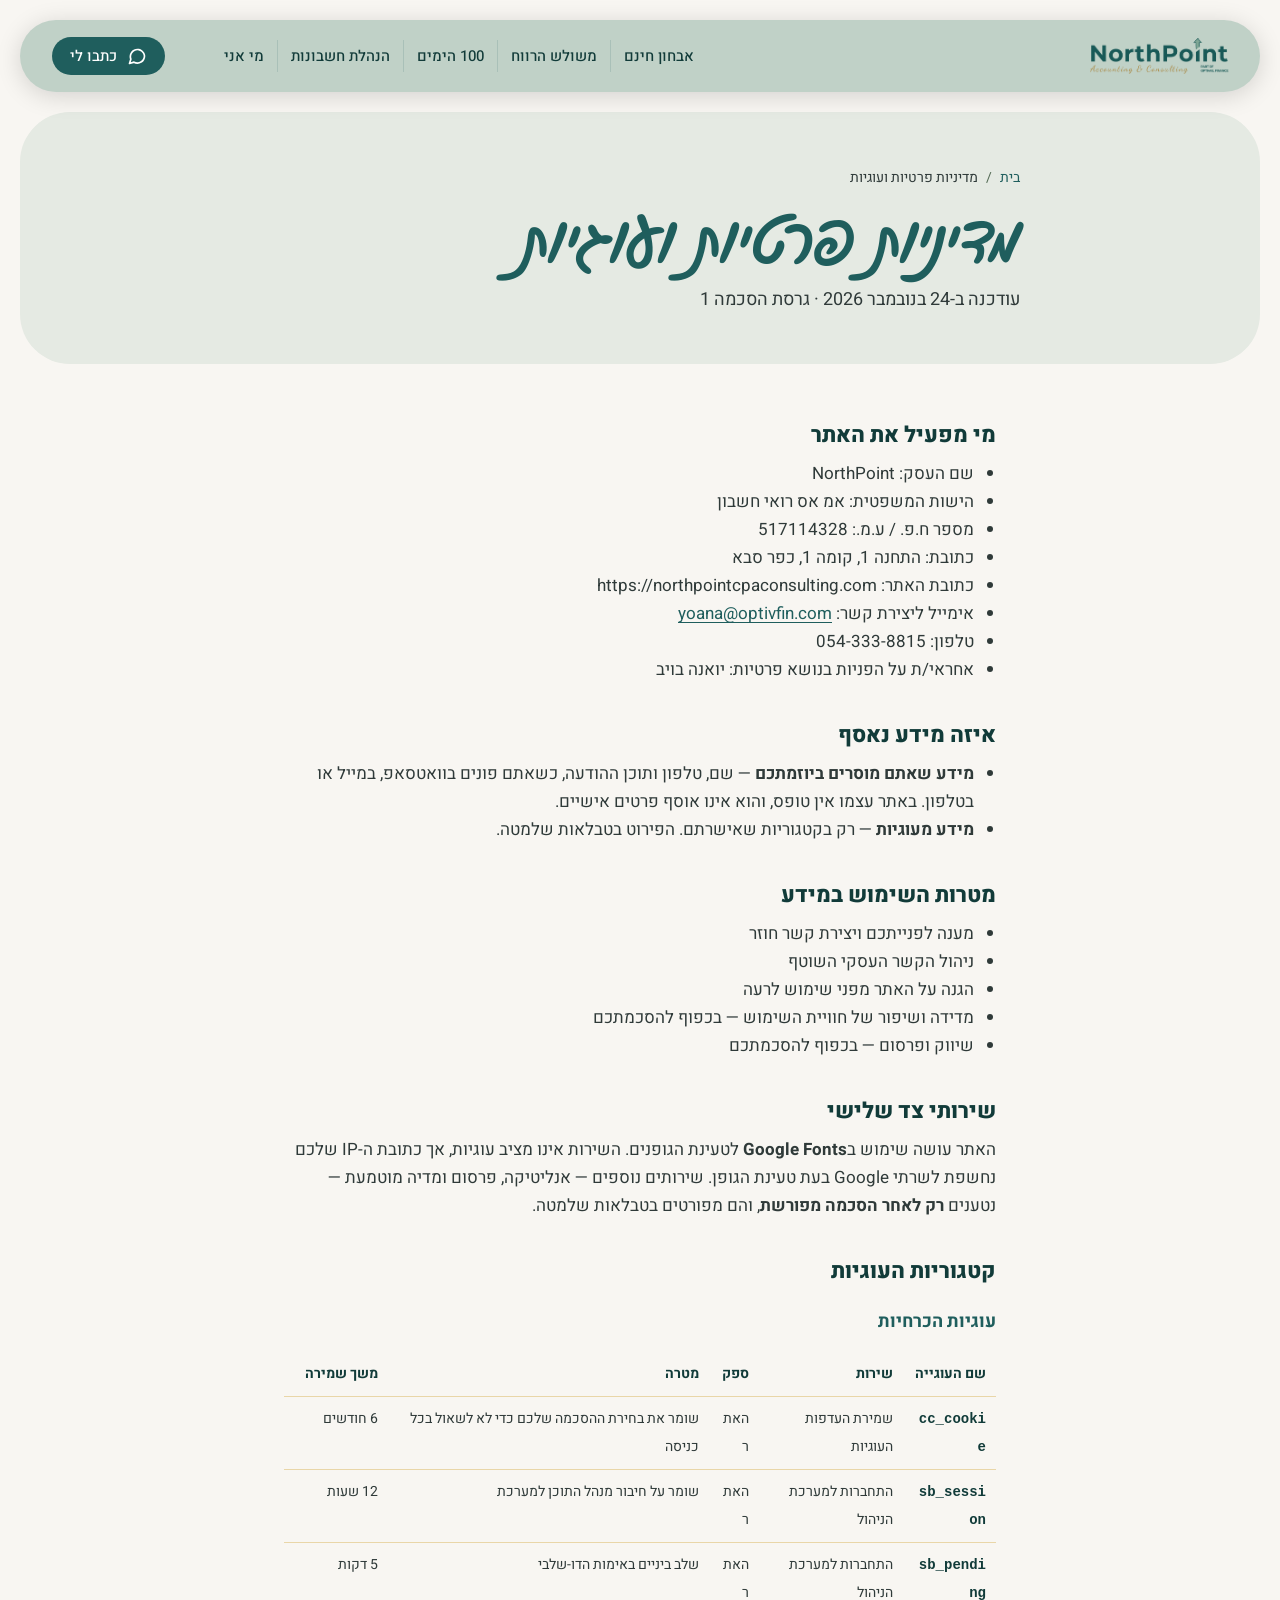
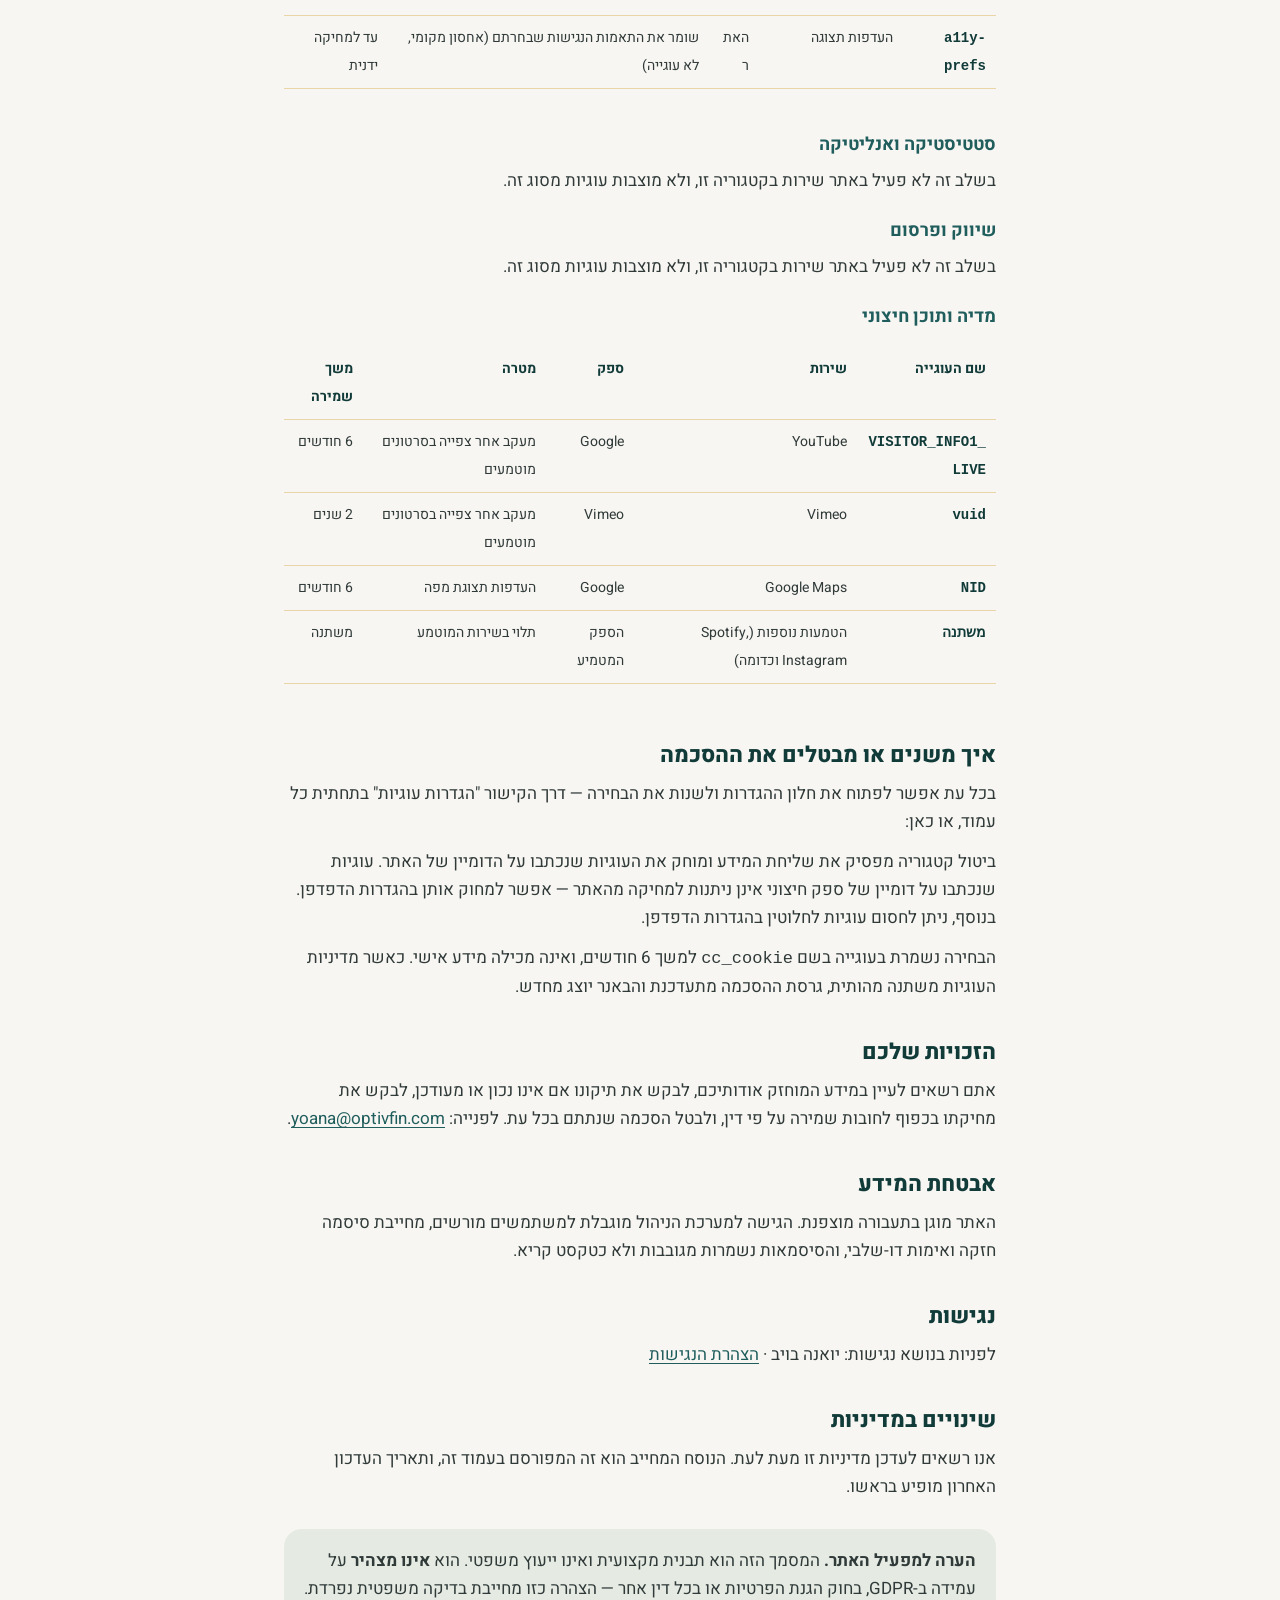
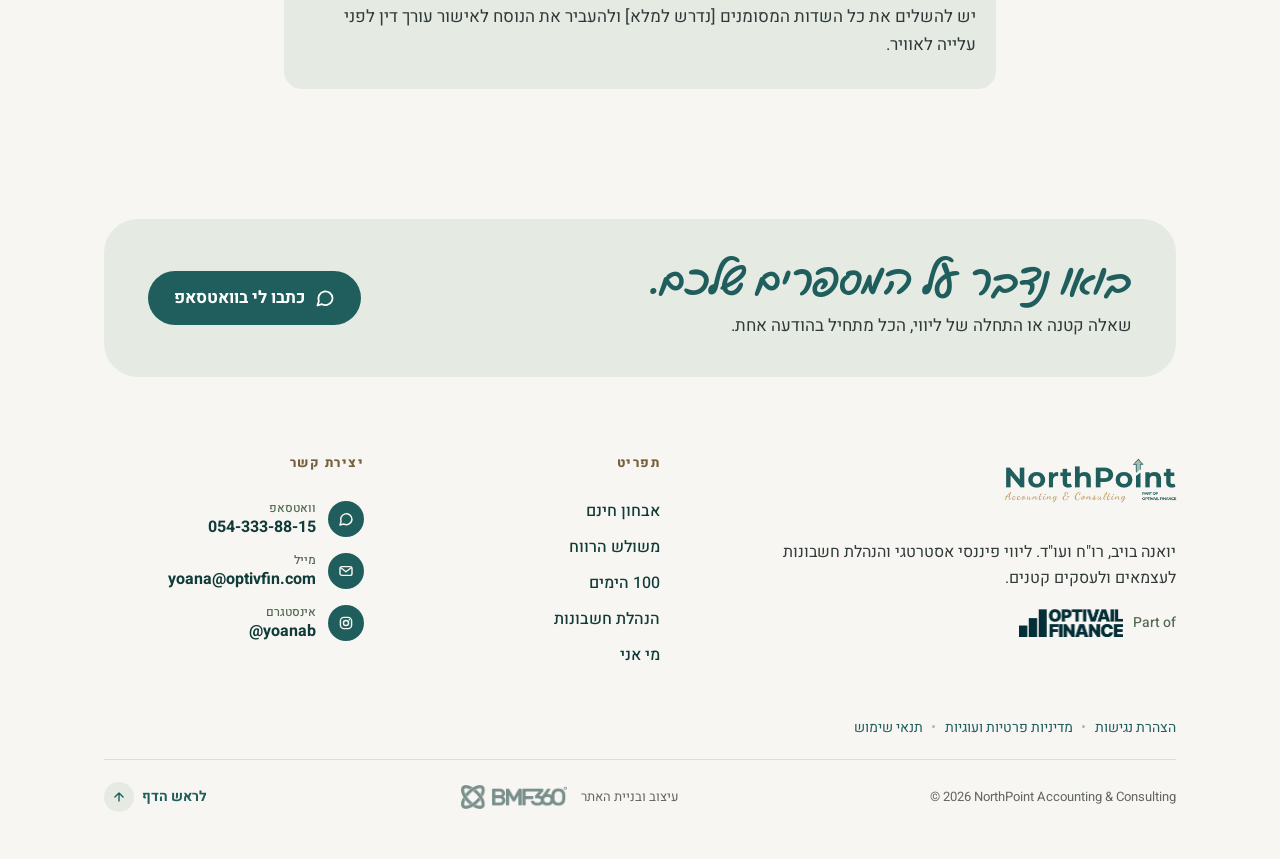
<file: privacy-policy.html>
<!DOCTYPE html>
<html lang="he" dir="rtl">
<head>
  <meta name="robots" content="noindex, nofollow">
  <meta charset="UTF-8">
  <meta name="viewport" content="width=device-width, initial-scale=1">
  <title>מדיניות פרטיות ועוגיות | NorthPoint</title>
  <meta name="description" content="העסק מכניס. השאלה כמה נשאר. יואנה בויב, רואת חשבון ועורכת דין, עוברת איתכם על המספרים של העסק ועוזרת להחליט מה עושים מכאן.">
  <meta property="og:title" content="NorthPoint · העסק מכניס. השאלה כמה נשאר.">
  <meta property="og:description" content="יואנה בויב, רואת חשבון ועורכת דין. לאבחון חינם בוואטסאפ.">
  <meta property="og:locale" content="he_IL">
  <link rel="preconnect" href="https://fonts.googleapis.com">
  <link rel="preconnect" href="https://fonts.gstatic.com" crossorigin>
  <link href="https://fonts.googleapis.com/css2?family=Gveret+Levin&family=Heebo:wght@400;500;700;800&display=swap" rel="stylesheet">
  <link rel="stylesheet" href="css/style.css">
  <script>document.documentElement.classList.add("js");</script>
</head>
<body>

  <!-- ===== Header ===== -->
  <header class="site-header" id="top">
    <div class="header-bar">
      <a class="logo" href="index.html" aria-label="NorthPoint, לעמוד הבית">
        <img src="assets/logo.png" alt="NorthPoint Accounting &amp; Consulting, Part of Optivail Finance" width="280" height="80">
      </a>

      <nav class="main-nav" id="main-nav" aria-label="ניווט ראשי">
        <a href="index.html#diagnosis">אבחון חינם</a>
        <a href="index.html#profit-triangle">משולש הרווח</a>
        <a href="index.html#journey">100 הימים</a>
        <a href="index.html#bookkeeping">הנהלת חשבונות</a>
        <a href="index.html#about">מי אני</a>
      </nav>

      <a class="btn btn-sm header-cta js-wa" href="#" target="_blank" rel="noopener" aria-label="כתבו לי בוואטסאפ">
        <img src="assets/Icon.svg" alt="" width="20" height="20">
        <span>כתבו לי</span>
      </a>

      <button class="nav-toggle" type="button" aria-label="פתיחת התפריט" aria-expanded="false" aria-controls="main-nav">
        <span></span><span></span><span></span>
      </button>
    </div>
  </header>

<header class="page-header"><div class="container"><nav class="breadcrumbs" aria-label="מיקומך באתר"><ol><li><a href="index.html">בית</a></li><li aria-current="page">מדיניות פרטיות ועוגיות</li></ol></nav><h1 class="page-title">מדיניות פרטיות ועוגיות</h1><p class="page-lead">עודכנה ב-24 בנובמבר 2026 · גרסת הסכמה 1</p></div></header>
<main id="main" class="legal-page"><div class="legal-body"><h2>מי מפעיל את האתר</h2><ul><li>שם העסק: NorthPoint</li><li>הישות המשפטית: אמ אס רואי חשבון</li><li>מספר ח.פ. / ע.מ.: 517114328</li><li>כתובת: התחנה 1, קומה 1, כפר סבא</li><li>כתובת האתר: https://northpointcpaconsulting.com</li><li>אימייל ליצירת קשר: <a href="mailto:yoana@optivfin.com">yoana@optivfin.com</a></li><li>טלפון: 054-333-8815</li><li>אחראי/ת על הפניות בנושא פרטיות: יואנה בויב</li></ul><h2>איזה מידע נאסף</h2><ul><li><strong>מידע שאתם מוסרים ביוזמתכם</strong> — שם, טלפון ותוכן ההודעה, כשאתם פונים בוואטסאפ, במייל או בטלפון. באתר עצמו אין טופס, והוא אינו אוסף פרטים אישיים.</li><li><strong>מידע מעוגיות</strong> — רק בקטגוריות שאישרתם. הפירוט בטבלאות שלמטה.</li></ul><h2>מטרות השימוש במידע</h2><ul><li>מענה לפנייתכם ויצירת קשר חוזר</li><li>ניהול הקשר העסקי השוטף</li><li>הגנה על האתר מפני שימוש לרעה</li><li>מדידה ושיפור של חוויית השימוש — בכפוף להסכמתכם</li><li>שיווק ופרסום — בכפוף להסכמתכם</li></ul><h2>שירותי צד שלישי</h2><p>האתר עושה שימוש ב<strong>Google Fonts</strong> לטעינת הגופנים. השירות אינו מציב עוגיות, אך כתובת ה-IP שלכם נחשפת לשרתי Google בעת טעינת הגופן. שירותים נוספים — אנליטיקה, פרסום ומדיה מוטמעת — נטענים <strong>רק לאחר הסכמה מפורשת</strong>, והם מפורטים בטבלאות שלמטה.</p><h2>קטגוריות העוגיות</h2><section><h3>עוגיות הכרחיות</h3><div class="policy-table-wrap"><table class="policy-table"><caption class="visually-hidden">עוגיות בקטגוריית עוגיות הכרחיות</caption><thead><tr><th scope="col">שם העוגייה</th><th scope="col">שירות</th><th scope="col">ספק</th><th scope="col">מטרה</th><th scope="col">משך שמירה</th></tr></thead><tbody><tr><th scope="row"><code>cc_cookie</code></th><td>שמירת העדפות העוגיות</td><td>האתר</td><td>שומר את בחירת ההסכמה שלכם כדי לא לשאול בכל כניסה</td><td>6 חודשים</td></tr><tr><th scope="row"><code>sb_session</code></th><td>התחברות למערכת הניהול</td><td>האתר</td><td>שומר על חיבור מנהל התוכן למערכת</td><td>12 שעות</td></tr><tr><th scope="row"><code>sb_pending</code></th><td>התחברות למערכת הניהול</td><td>האתר</td><td>שלב ביניים באימות הדו-שלבי</td><td>5 דקות</td></tr><tr><th scope="row"><code>a11y-prefs</code></th><td>העדפות תצוגה</td><td>האתר</td><td>שומר את התאמות הנגישות שבחרתם (אחסון מקומי, לא עוגייה)</td><td>עד למחיקה ידנית</td></tr></tbody></table></div></section><section><h3>סטטיסטיקה ואנליטיקה</h3><p>בשלב זה לא פעיל באתר שירות בקטגוריה זו, ולא מוצבות עוגיות מסוג זה.</p></section><section><h3>שיווק ופרסום</h3><p>בשלב זה לא פעיל באתר שירות בקטגוריה זו, ולא מוצבות עוגיות מסוג זה.</p></section><section><h3>מדיה ותוכן חיצוני</h3><div class="policy-table-wrap"><table class="policy-table"><caption class="visually-hidden">עוגיות בקטגוריית מדיה ותוכן חיצוני</caption><thead><tr><th scope="col">שם העוגייה</th><th scope="col">שירות</th><th scope="col">ספק</th><th scope="col">מטרה</th><th scope="col">משך שמירה</th></tr></thead><tbody><tr><th scope="row"><code>VISITOR_INFO1_LIVE</code></th><td>YouTube</td><td>Google</td><td>מעקב אחר צפייה בסרטונים מוטמעים</td><td>6 חודשים</td></tr><tr><th scope="row"><code>vuid</code></th><td>Vimeo</td><td>Vimeo</td><td>מעקב אחר צפייה בסרטונים מוטמעים</td><td>2 שנים</td></tr><tr><th scope="row"><code>NID</code></th><td>Google Maps</td><td>Google</td><td>העדפות תצוגת מפה</td><td>6 חודשים</td></tr><tr><th scope="row"><code>משתנה</code></th><td>הטמעות נוספות (Spotify, Instagram וכדומה)</td><td>הספק המטמיע</td><td>תלוי בשירות המוטמע</td><td>משתנה</td></tr></tbody></table></div></section><h2>איך משנים או מבטלים את ההסכמה</h2><p>בכל עת אפשר לפתוח את חלון ההגדרות ולשנות את הבחירה — דרך הקישור &quot;הגדרות עוגיות&quot; בתחתית כל עמוד, או כאן:</p><p>ביטול קטגוריה מפסיק את שליחת המידע ומוחק את העוגיות שנכתבו על הדומיין של האתר. עוגיות שנכתבו על דומיין של ספק חיצוני אינן ניתנות למחיקה מהאתר — אפשר למחוק אותן בהגדרות הדפדפן. בנוסף, ניתן לחסום עוגיות לחלוטין בהגדרות הדפדפן.</p><p>הבחירה נשמרת בעוגייה בשם <code>cc_cookie</code> למשך 6 חודשים, ואינה מכילה מידע אישי. כאשר מדיניות העוגיות משתנה מהותית, גרסת ההסכמה מתעדכנת והבאנר יוצג מחדש.</p><h2>הזכויות שלכם</h2><p>אתם רשאים לעיין במידע המוחזק אודותיכם, לבקש את תיקונו אם אינו נכון או מעודכן, לבקש את מחיקתו בכפוף לחובות שמירה על פי דין, ולבטל הסכמה שנתתם בכל עת. לפנייה: <a href="mailto:yoana@optivfin.com">yoana@optivfin.com</a>.</p><h2>אבטחת המידע</h2><p>האתר מוגן בתעבורה מוצפנת. הגישה למערכת הניהול מוגבלת למשתמשים מורשים, מחייבת סיסמה חזקה ואימות דו-שלבי, והסיסמאות נשמרות מגובבות ולא כטקסט קריא.</p><h2>נגישות</h2><p>לפניות בנושא נגישות: יואנה בויב · <a href="accessibility.html">הצהרת הנגישות</a></p><h2>שינויים במדיניות</h2><p>אנו רשאים לעדכן מדיניות זו מעת לעת. הנוסח המחייב הוא זה המפורסם בעמוד זה, ותאריך העדכון האחרון מופיע בראשו.</p><aside class="policy-note"><p><strong>הערה למפעיל האתר.</strong> המסמך הזה הוא תבנית מקצועית ואינו ייעוץ משפטי. הוא <strong>אינו מצהיר</strong> על עמידה ב-GDPR, בחוק הגנת הפרטיות או בכל דין אחר — הצהרה כזו מחייבת בדיקה משפטית נפרדת. יש להשלים את כל השדות המסומנים <span class="policy-todo">[נדרש למלא]</span> ולהעביר את הנוסח לאישור עורך דין לפני עלייה לאוויר.</p></aside></div></main>

<footer class="site-footer">
    <div class="foot-wrap">
      <div class="foot-cta reveal-on-scroll">
        <div class="foot-cta-txt">
          <h2 class="foot-cta-title write-on-scroll"><span class="line">בואו נדבר על המספרים&nbsp;שלכם.</span></h2>
          <p class="fade-on-scroll">שאלה קטנה או התחלה של ליווי, הכל מתחיל בהודעה&nbsp;אחת.</p>
        </div>
        <a class="btn btn-lg js-wa fade-on-scroll" href="#" target="_blank" rel="noopener" data-wa-text="היי יואנה, אשמח לדבר על המספרים של העסק שלי"><svg viewBox="0 0 20 20" width="20" height="20" fill="none" aria-hidden="true"><path d="M17.5 10a7.1 7.1 0 0 1-10.5 6.17L2.5 17.5l1.33-4.33A7.1 7.1 0 1 1 17.5 10Z" stroke="currentColor" stroke-width="1.8" stroke-linecap="round" stroke-linejoin="round"/></svg><span>כתבו לי בוואטסאפ</span></a>
      </div>

      <div class="foot-grid reveal-on-scroll">
        <div class="foot-brand foot-col" style="--i:0">
          <a class="foot-logo" href="index.html" aria-label="NorthPoint, לעמוד הבית"><img src="assets/logo.png" alt="NorthPoint Accounting &amp; Consulting" width="280" height="80" loading="lazy"></a>
          <p>יואנה בויב, רו"ח ועו"ד. ליווי פיננסי אסטרטגי והנהלת חשבונות לעצמאים ולעסקים&nbsp;קטנים.</p>
          <div class="foot-part"><span>Part of</span><img src="assets/optivail.png" alt="Optivail Finance" width="104" height="28" loading="lazy"></div>
        </div>
        <nav class="foot-col foot-menu" style="--i:1" aria-label="ניווט בתחתית העמוד">
          <h3>תפריט</h3>
          <ul>
            <li><a href="index.html#diagnosis">אבחון חינם</a></li>
            <li><a href="index.html#profit-triangle">משולש הרווח</a></li>
            <li><a href="index.html#journey">100 הימים</a></li>
            <li><a href="index.html#bookkeeping">הנהלת חשבונות</a></li>
            <li><a href="index.html#about">מי אני</a></li>
          </ul>
        </nav>
        <div class="foot-col foot-contact" style="--i:2">
          <h3>יצירת קשר</h3>
          <ul>
            <li><a class="js-wa" href="#" target="_blank" rel="noopener"><span class="fc-ic"><svg viewBox="0 0 20 20" width="16" height="16" fill="none" aria-hidden="true"><path d="M17.5 10a7.1 7.1 0 0 1-10.5 6.17L2.5 17.5l1.33-4.33A7.1 7.1 0 1 1 17.5 10Z" stroke="currentColor" stroke-width="1.8" stroke-linecap="round" stroke-linejoin="round"/></svg></span><span class="fc-v"><small>וואטסאפ</small><b dir="ltr">054-333-88-15</b></span></a></li>
            <li><a href="mailto:yoana@optivfin.com"><span class="fc-ic"><svg viewBox="0 0 20 20" width="16" height="16" fill="none" aria-hidden="true"><rect x="2.5" y="4.5" width="15" height="11" rx="2.5" stroke="currentColor" stroke-width="1.8"/><path d="m3.5 6 6.5 5 6.5-5" stroke="currentColor" stroke-width="1.8" stroke-linecap="round" stroke-linejoin="round"/></svg></span><span class="fc-v"><small>מייל</small><b dir="ltr">yoana@optivfin.com</b></span></a></li>
            <li><a href="https://www.instagram.com/yoanab/" target="_blank" rel="noopener"><span class="fc-ic"><svg viewBox="0 0 20 20" width="16" height="16" fill="none" aria-hidden="true"><rect x="3" y="3" width="14" height="14" rx="4.5" stroke="currentColor" stroke-width="1.8"/><circle cx="10" cy="10" r="3.2" stroke="currentColor" stroke-width="1.8"/><circle cx="14.2" cy="5.8" r="1" fill="currentColor"/></svg></span><span class="fc-v"><small>אינסטגרם</small><b dir="ltr">@yoanab</b></span></a></li>
          </ul>
        </div>
      </div>

      <nav class="foot-legal" aria-label="מסמכים משפטיים">
        <ul>
          <li><a href="accessibility.html">הצהרת נגישות</a></li>
          <li><a href="privacy-policy.html">מדיניות פרטיות ועוגיות</a></li>
          <li><a href="terms.html">תנאי שימוש</a></li>
        </ul>
      </nav>

      <div class="foot-bottom">
        <span class="foot-copy" dir="ltr">© 2026 NorthPoint Accounting &amp; Consulting</span>
        <span class="foot-credit">עיצוב ובניית האתר <a class="bmf-logo" href="https://bmf360.co.il" target="_blank" rel="noopener" aria-label="BMF360 – עיצוב ובניית האתר"><img src="assets/bmf360-h.png" alt="" width="106" height="24"></a></span>
        <a class="foot-top" href="#top"><span>לראש הדף</span><span class="ft-ic"><svg viewBox="0 0 24 24" width="14" height="14" fill="none" aria-hidden="true"><path d="M12 19V5M5 12l7-7 7 7" stroke="currentColor" stroke-width="2.4" stroke-linecap="round" stroke-linejoin="round"/></svg></span></a>
      </div>
    </div>
  </footer>

  <script src="js/main.js"></script>
</body>
</html>
</file>
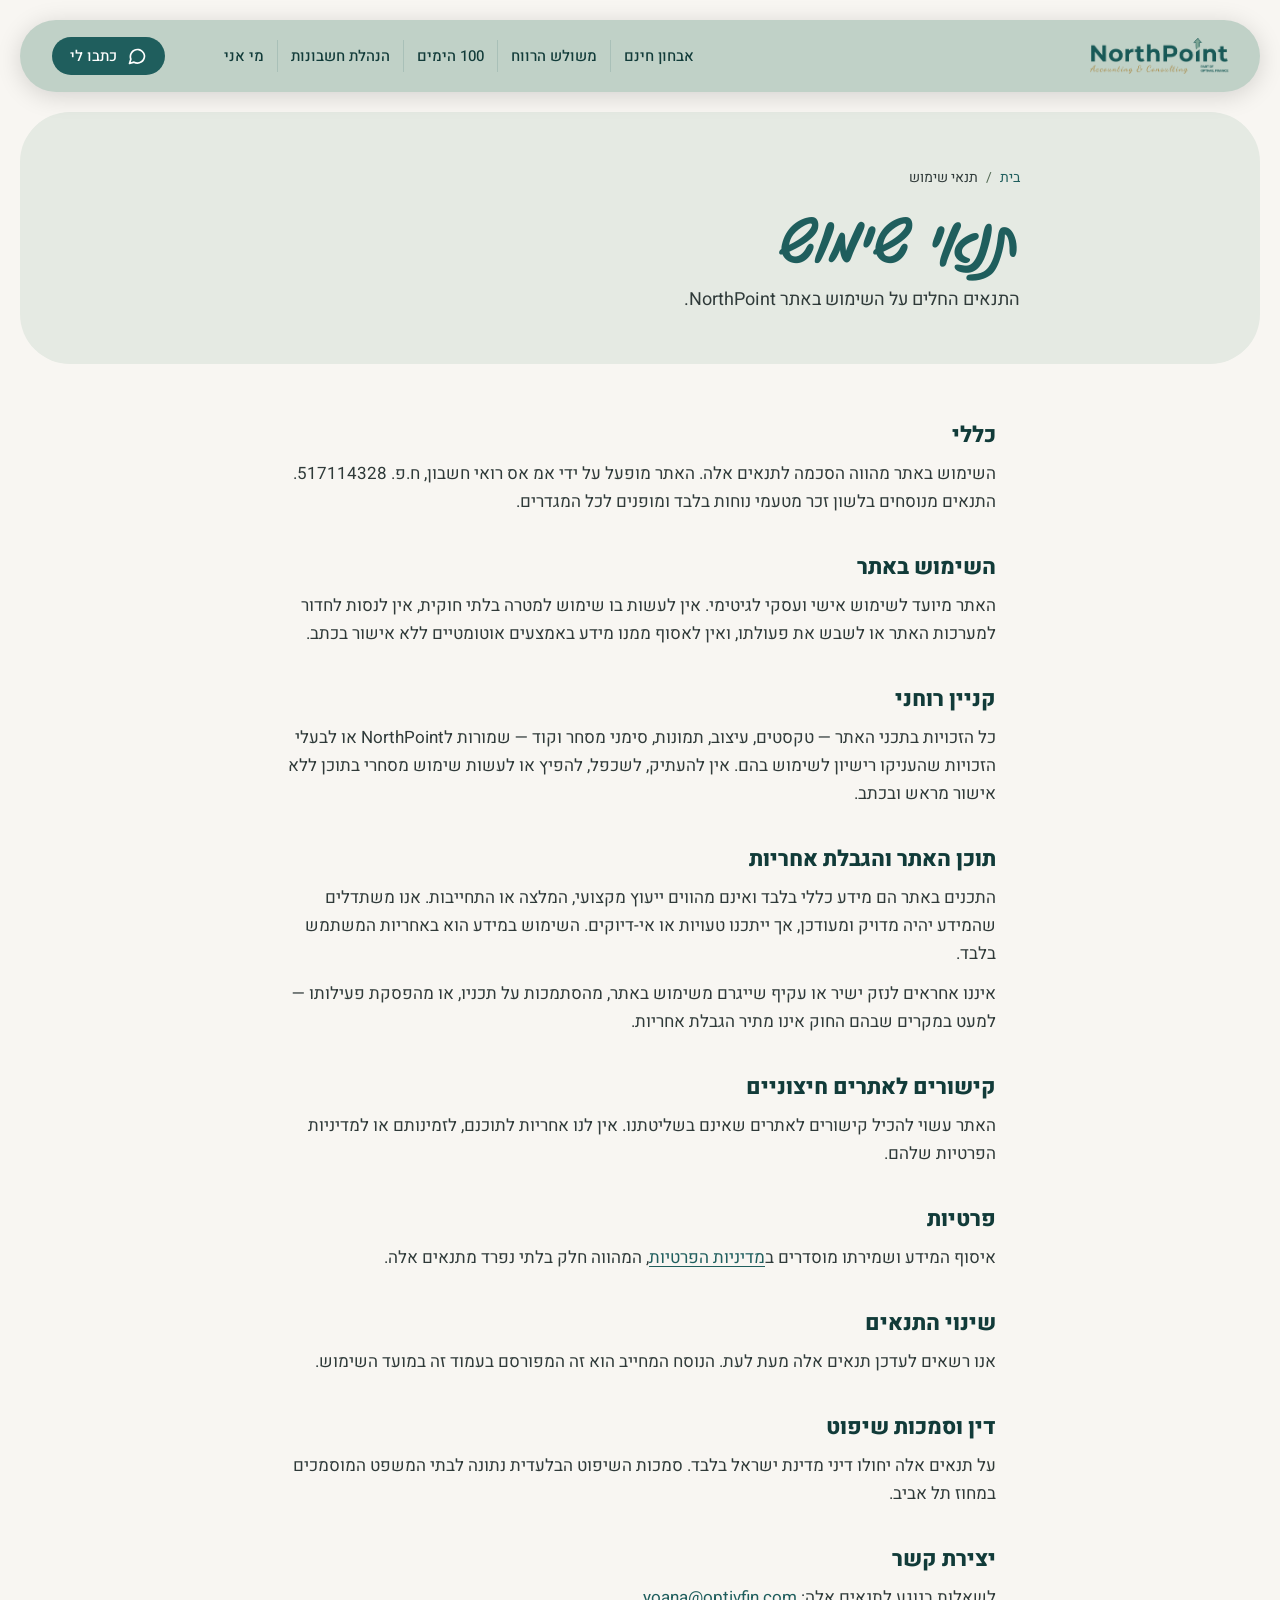
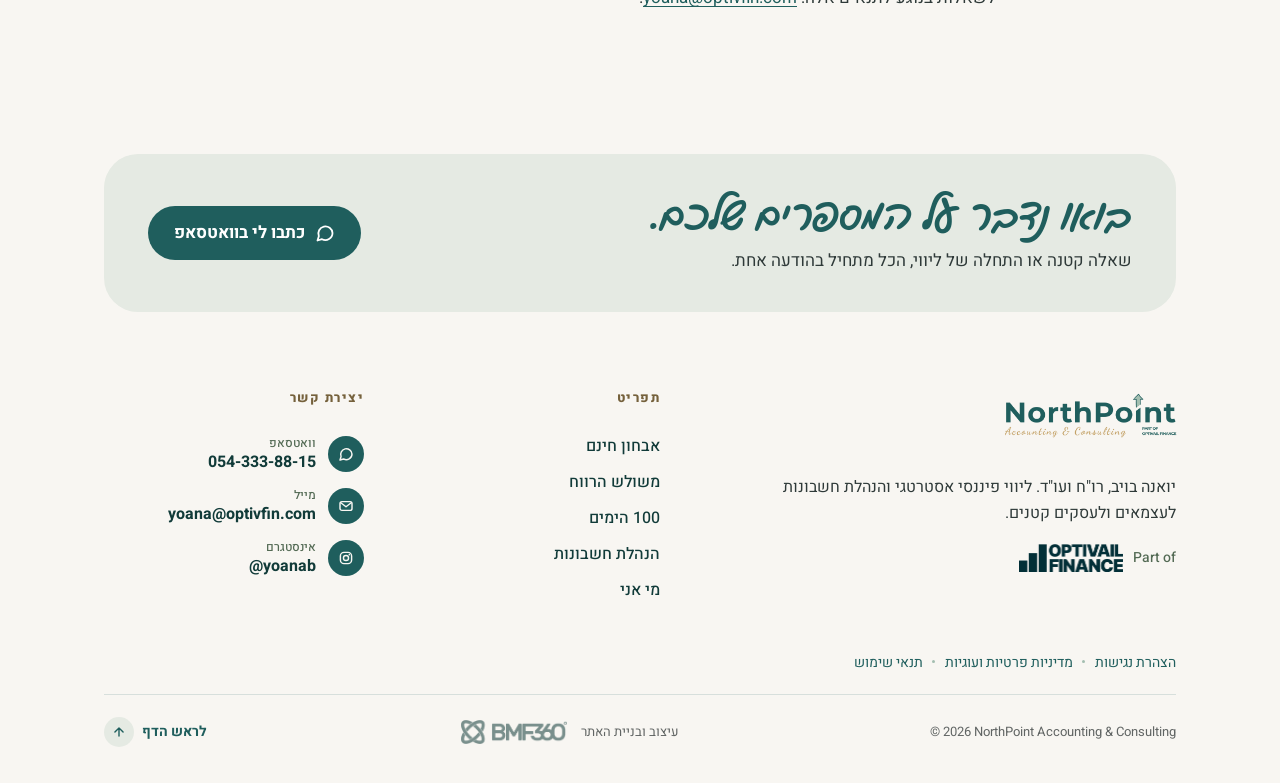
<file: terms.html>
<!DOCTYPE html>
<html lang="he" dir="rtl">
<head>
  <meta name="robots" content="noindex, nofollow">
  <meta charset="UTF-8">
  <meta name="viewport" content="width=device-width, initial-scale=1">
  <title>תנאי שימוש | NorthPoint</title>
  <meta name="description" content="העסק מכניס. השאלה כמה נשאר. יואנה בויב, רואת חשבון ועורכת דין, עוברת איתכם על המספרים של העסק ועוזרת להחליט מה עושים מכאן.">
  <meta property="og:title" content="NorthPoint · העסק מכניס. השאלה כמה נשאר.">
  <meta property="og:description" content="יואנה בויב, רואת חשבון ועורכת דין. לאבחון חינם בוואטסאפ.">
  <meta property="og:locale" content="he_IL">
  <link rel="preconnect" href="https://fonts.googleapis.com">
  <link rel="preconnect" href="https://fonts.gstatic.com" crossorigin>
  <link href="https://fonts.googleapis.com/css2?family=Gveret+Levin&family=Heebo:wght@400;500;700;800&display=swap" rel="stylesheet">
  <link rel="stylesheet" href="css/style.css">
  <script>document.documentElement.classList.add("js");</script>
</head>
<body>

  <!-- ===== Header ===== -->
  <header class="site-header" id="top">
    <div class="header-bar">
      <a class="logo" href="index.html" aria-label="NorthPoint, לעמוד הבית">
        <img src="assets/logo.png" alt="NorthPoint Accounting &amp; Consulting, Part of Optivail Finance" width="280" height="80">
      </a>

      <nav class="main-nav" id="main-nav" aria-label="ניווט ראשי">
        <a href="index.html#diagnosis">אבחון חינם</a>
        <a href="index.html#profit-triangle">משולש הרווח</a>
        <a href="index.html#journey">100 הימים</a>
        <a href="index.html#bookkeeping">הנהלת חשבונות</a>
        <a href="index.html#about">מי אני</a>
      </nav>

      <a class="btn btn-sm header-cta js-wa" href="#" target="_blank" rel="noopener" aria-label="כתבו לי בוואטסאפ">
        <img src="assets/Icon.svg" alt="" width="20" height="20">
        <span>כתבו לי</span>
      </a>

      <button class="nav-toggle" type="button" aria-label="פתיחת התפריט" aria-expanded="false" aria-controls="main-nav">
        <span></span><span></span><span></span>
      </button>
    </div>
  </header>

<header class="page-header"><div class="container"><nav class="breadcrumbs" aria-label="מיקומך באתר"><ol><li><a href="index.html">בית</a></li><li aria-current="page">תנאי שימוש</li></ol></nav><h1 class="page-title">תנאי שימוש</h1><p class="page-lead">התנאים החלים על השימוש באתר NorthPoint.</p></div></header>
<main id="main" class="legal-page"><div class="legal-body"><h2>כללי</h2><p>השימוש באתר מהווה הסכמה לתנאים אלה. האתר מופעל על ידי אמ אס רואי חשבון, ח.פ. 517114328. התנאים מנוסחים בלשון זכר מטעמי נוחות בלבד ומופנים לכל המגדרים.</p><h2>השימוש באתר</h2><p>האתר מיועד לשימוש אישי ועסקי לגיטימי. אין לעשות בו שימוש למטרה בלתי חוקית, אין לנסות לחדור למערכות האתר או לשבש את פעולתו, ואין לאסוף ממנו מידע באמצעים אוטומטיים ללא אישור בכתב.</p><h2>קניין רוחני</h2><p>כל הזכויות בתכני האתר — טקסטים, עיצוב, תמונות, סימני מסחר וקוד — שמורות לNorthPoint או לבעלי הזכויות שהעניקו רישיון לשימוש בהם. אין להעתיק, לשכפל, להפיץ או לעשות שימוש מסחרי בתוכן ללא אישור מראש ובכתב.</p><h2>תוכן האתר והגבלת אחריות</h2><p>התכנים באתר הם מידע כללי בלבד ואינם מהווים ייעוץ מקצועי, המלצה או התחייבות. אנו משתדלים שהמידע יהיה מדויק ומעודכן, אך ייתכנו טעויות או אי-דיוקים. השימוש במידע הוא באחריות המשתמש בלבד.</p><p>איננו אחראים לנזק ישיר או עקיף שייגרם משימוש באתר, מהסתמכות על תכניו, או מהפסקת פעילותו — למעט במקרים שבהם החוק אינו מתיר הגבלת אחריות.</p><h2>קישורים לאתרים חיצוניים</h2><p>האתר עשוי להכיל קישורים לאתרים שאינם בשליטתנו. אין לנו אחריות לתוכנם, לזמינותם או למדיניות הפרטיות שלהם.</p><h2>פרטיות</h2><p>איסוף המידע ושמירתו מוסדרים ב<a href="/privacy">מדיניות הפרטיות</a>, המהווה חלק בלתי נפרד מתנאים אלה.</p><h2>שינוי התנאים</h2><p>אנו רשאים לעדכן תנאים אלה מעת לעת. הנוסח המחייב הוא זה המפורסם בעמוד זה במועד השימוש.</p><h2>דין וסמכות שיפוט</h2><p>על תנאים אלה יחולו דיני מדינת ישראל בלבד. סמכות השיפוט הבלעדית נתונה לבתי המשפט המוסמכים במחוז תל אביב.</p><h2>יצירת קשר</h2><p>לשאלות בנוגע לתנאים אלה: <a href="mailto:yoana@optivfin.com">yoana@optivfin.com</a>.</p></div></main>

<footer class="site-footer">
    <div class="foot-wrap">
      <div class="foot-cta reveal-on-scroll">
        <div class="foot-cta-txt">
          <h2 class="foot-cta-title write-on-scroll"><span class="line">בואו נדבר על המספרים&nbsp;שלכם.</span></h2>
          <p class="fade-on-scroll">שאלה קטנה או התחלה של ליווי, הכל מתחיל בהודעה&nbsp;אחת.</p>
        </div>
        <a class="btn btn-lg js-wa fade-on-scroll" href="#" target="_blank" rel="noopener" data-wa-text="היי יואנה, אשמח לדבר על המספרים של העסק שלי"><svg viewBox="0 0 20 20" width="20" height="20" fill="none" aria-hidden="true"><path d="M17.5 10a7.1 7.1 0 0 1-10.5 6.17L2.5 17.5l1.33-4.33A7.1 7.1 0 1 1 17.5 10Z" stroke="currentColor" stroke-width="1.8" stroke-linecap="round" stroke-linejoin="round"/></svg><span>כתבו לי בוואטסאפ</span></a>
      </div>

      <div class="foot-grid reveal-on-scroll">
        <div class="foot-brand foot-col" style="--i:0">
          <a class="foot-logo" href="index.html" aria-label="NorthPoint, לעמוד הבית"><img src="assets/logo.png" alt="NorthPoint Accounting &amp; Consulting" width="280" height="80" loading="lazy"></a>
          <p>יואנה בויב, רו"ח ועו"ד. ליווי פיננסי אסטרטגי והנהלת חשבונות לעצמאים ולעסקים&nbsp;קטנים.</p>
          <div class="foot-part"><span>Part of</span><img src="assets/optivail.png" alt="Optivail Finance" width="104" height="28" loading="lazy"></div>
        </div>
        <nav class="foot-col foot-menu" style="--i:1" aria-label="ניווט בתחתית העמוד">
          <h3>תפריט</h3>
          <ul>
            <li><a href="index.html#diagnosis">אבחון חינם</a></li>
            <li><a href="index.html#profit-triangle">משולש הרווח</a></li>
            <li><a href="index.html#journey">100 הימים</a></li>
            <li><a href="index.html#bookkeeping">הנהלת חשבונות</a></li>
            <li><a href="index.html#about">מי אני</a></li>
          </ul>
        </nav>
        <div class="foot-col foot-contact" style="--i:2">
          <h3>יצירת קשר</h3>
          <ul>
            <li><a class="js-wa" href="#" target="_blank" rel="noopener"><span class="fc-ic"><svg viewBox="0 0 20 20" width="16" height="16" fill="none" aria-hidden="true"><path d="M17.5 10a7.1 7.1 0 0 1-10.5 6.17L2.5 17.5l1.33-4.33A7.1 7.1 0 1 1 17.5 10Z" stroke="currentColor" stroke-width="1.8" stroke-linecap="round" stroke-linejoin="round"/></svg></span><span class="fc-v"><small>וואטסאפ</small><b dir="ltr">054-333-88-15</b></span></a></li>
            <li><a href="mailto:yoana@optivfin.com"><span class="fc-ic"><svg viewBox="0 0 20 20" width="16" height="16" fill="none" aria-hidden="true"><rect x="2.5" y="4.5" width="15" height="11" rx="2.5" stroke="currentColor" stroke-width="1.8"/><path d="m3.5 6 6.5 5 6.5-5" stroke="currentColor" stroke-width="1.8" stroke-linecap="round" stroke-linejoin="round"/></svg></span><span class="fc-v"><small>מייל</small><b dir="ltr">yoana@optivfin.com</b></span></a></li>
            <li><a href="https://www.instagram.com/yoanab/" target="_blank" rel="noopener"><span class="fc-ic"><svg viewBox="0 0 20 20" width="16" height="16" fill="none" aria-hidden="true"><rect x="3" y="3" width="14" height="14" rx="4.5" stroke="currentColor" stroke-width="1.8"/><circle cx="10" cy="10" r="3.2" stroke="currentColor" stroke-width="1.8"/><circle cx="14.2" cy="5.8" r="1" fill="currentColor"/></svg></span><span class="fc-v"><small>אינסטגרם</small><b dir="ltr">@yoanab</b></span></a></li>
          </ul>
        </div>
      </div>

      <nav class="foot-legal" aria-label="מסמכים משפטיים">
        <ul>
          <li><a href="accessibility.html">הצהרת נגישות</a></li>
          <li><a href="privacy-policy.html">מדיניות פרטיות ועוגיות</a></li>
          <li><a href="terms.html">תנאי שימוש</a></li>
        </ul>
      </nav>

      <div class="foot-bottom">
        <span class="foot-copy" dir="ltr">© 2026 NorthPoint Accounting &amp; Consulting</span>
        <span class="foot-credit">עיצוב ובניית האתר <a class="bmf-logo" href="https://bmf360.co.il" target="_blank" rel="noopener" aria-label="BMF360 – עיצוב ובניית האתר"><img src="assets/bmf360-h.png" alt="" width="106" height="24"></a></span>
        <a class="foot-top" href="#top"><span>לראש הדף</span><span class="ft-ic"><svg viewBox="0 0 24 24" width="14" height="14" fill="none" aria-hidden="true"><path d="M12 19V5M5 12l7-7 7 7" stroke="currentColor" stroke-width="2.4" stroke-linecap="round" stroke-linejoin="round"/></svg></span></a>
      </div>
    </div>
  </footer>

  <script src="js/main.js"></script>
</body>
</html>
</file>
<file: css/style.css>
/* ==========================================================
   NorthPoint · Accounting & Consulting
   Brand tokens from NorthPoint Brand Kit
   ========================================================== */
:root {
  --teal: #1f5e5d;
  --teal-deep: #113b39;
  --gold: #c3a164;
  --gold-light: #e9d6a8;
  --sage: #a3beb0;
  --sage-green: #739374;
  --terracotta: #9b6642;
  --cream-warm: #fbf2e3;
  --cream: #ece8df;
  --off-white: #f8f6f2;
  --white: #ffffff;
  --ink: #2f3a39;

  /* from the Figma design */
  --header-bg: #c0d1c7;
  --hero-bg: #e5eae3;
  --btn-gold: #c4a265;
  --divider: rgba(31, 94, 93, 0.14);

  --font-hand: "Gveret Levin", "Heebo", sans-serif;
  --font-body: "Heebo", system-ui, sans-serif;

  --page-pad: 20px;
  --radius-frame: 50px;
  --radius-pill: 40px;
  --ease-out: cubic-bezier(.22, 1, .36, 1);
}

*, *::before, *::after { box-sizing: border-box; }

html { scroll-behavior: smooth; }

body {
  margin: 0;
  background: var(--off-white);
  color: var(--ink);
  font-family: var(--font-body);
  font-size: 18px;
  line-height: 28px;
  -webkit-font-smoothing: antialiased;
}

img, svg { display: block; max-width: 100%; }
a { color: inherit; text-decoration: none; }

/* ---------- Buttons ---------- */
.btn {
  display: inline-flex;
  align-items: center;
  gap: 10px;
  background: var(--teal);
  color: var(--white);
  border-radius: var(--radius-pill);
  font-family: var(--font-body);
  white-space: nowrap;
  transition: background-color .25s ease, transform .25s var(--ease-out), box-shadow .25s ease;
}
.btn:hover { background: var(--teal-deep); transform: translateY(-2px); box-shadow: 0 8px 20px rgba(17, 59, 57, .22); }
.btn:active { transform: translateY(0); }
.btn:focus-visible, .main-nav a:focus-visible, .logo:focus-visible, .nav-toggle:focus-visible {
  outline: 2px solid var(--gold); outline-offset: 3px;
}
.btn img { width: 20px; height: 20px; flex: none; }
.btn em { font-style: normal; color: var(--btn-gold); }

.btn-sm { padding: 7px 18px; font-size: 15px; font-weight: 500; line-height: 24px; }
.btn-lg { padding: 13px 26px; font-size: 17px; font-weight: 700; line-height: 28.9px; }

/* ==========================================================
   Header (floating pill, compacts on scroll)
   ========================================================== */
.site-header {
  position: fixed;
  top: 20px;
  inset-inline: var(--page-pad);
  z-index: 50;
  display: flex;
  justify-content: center;
  transition: top .4s var(--ease-out);
}
.header-bar {
  width: 100%;
  max-width: 1400px;
  height: 72px;
  display: flex;
  align-items: center;
  gap: 24px;
  padding-inline: 32px; /* equal gap: logo ↔ edge = button ↔ edge */
  background: var(--header-bg);
  border-radius: var(--radius-frame);
  box-shadow: 0 4px 24px rgba(0, 0, 0, .15);
  transition: height .4s var(--ease-out), max-width .4s var(--ease-out), box-shadow .4s ease, background-color .4s ease;
}
.logo { flex: none; display: block; width: 141px; height: 43px; position: relative; }
.logo img { position: absolute; top: -4.1px; inset-inline-end: -24.5px; width: 190px; height: 54.4px; max-width: none; transition: transform .4s var(--ease-out); transform-origin: right center; }

.main-nav { display: flex; align-items: center; margin-inline-start: auto; }
.main-nav a {
  padding: 4px 13px;
  font-size: 15px;
  font-weight: 500;
  line-height: 24px;
  color: var(--teal-deep);
  border-inline-start: 1px solid var(--divider);
  position: relative;
  transition: color .2s ease;
}
.main-nav a:first-child { border-inline-start: 0; }
.main-nav a::after {
  content: "";
  position: absolute;
  inset-inline: 14px;
  bottom: 2px;
  height: 1.5px;
  background: var(--gold);
  transform: scaleX(0);
  transform-origin: right;
  transition: transform .3s var(--ease-out);
}
.main-nav a:hover { color: var(--teal); }
.main-nav a:hover::after { transform: scaleX(1); }

.header-cta { margin-inline-start: 22px; }

.nav-toggle { display: none; }

/* on scroll: same size and position, only a deeper shadow so the bar reads as a layer above the page */
.site-header.is-compact .header-bar { box-shadow: 0 8px 30px rgba(17, 59, 57, .2); }

/* ==========================================================
   Hero
   ========================================================== */
main { padding: 132px var(--page-pad) 0; }

.hero-card {
  position: relative;
  max-width: 1400px;
  min-height: 614px;
  margin: 0 auto;
  background: var(--hero-bg);
  border-radius: var(--radius-frame);
  overflow: hidden;
  isolation: isolate;
}

.hero-content {
  position: relative;
  z-index: 2;
  max-width: 947px;                   /* 717 text + 190 right + 40 left */
  margin-left: auto;                  /* column sits on the right */
  padding: 86px 190px 54px 40px;
  display: flex;
  flex-direction: column;
  align-items: flex-start;            /* = right in RTL */
}

.hero-title {
  margin: 0;
  font-family: var(--font-hand);
  font-weight: 400;
  font-size: 72px;
  line-height: 1.08;
  color: var(--sage-green);
}
.hero-title .line { display: block; width: fit-content; }  /* reveal only the text, not the empty width of the column */

.hero-text { max-width: 519px; margin-top: 54px; }
.hero-text p { margin: 0; }
.hero-text p + p { margin-top: 28px; }
.hero-text strong { font-weight: 700; }

.hero .btn-lg { margin-top: 40px; }

/* Illustration: same placement as Figma (mirrored group, bleeding off the left edge).
   Anchored to the card's BOTTOM so it never floats up when the window narrows;
   between 1440px and 900px it grows/shifts smoothly instead of jumping at a breakpoint. */
.hero-art {
  position: absolute;
  z-index: 1;
  bottom: 29.5px;         /* 614.3 - 25.8 - 559 */
  left: calc(-16.78% - max(0px, 1440px - 100vw) * 0.148);
  width: calc(61.56% + max(0px, 1440px - 100vw) * 0.135);
  pointer-events: none;
}
.hero-art svg { width: 100%; height: auto; overflow: visible; }

/* ==========================================================
   Load animation
   ========================================================== */
.hero-art g { transform-box: fill-box; }
.px { will-change: transform; }

.js .a-back,
.js .a-mountain,
.js .a-front,
.js .a-bush,
.js .a-sun,
.js .a-pole,
.js .a-flag { opacity: 0; }

.art-in .a-back     { animation: rise 700ms var(--ease-out) 0ms both; }
.art-in .a-mountain { animation: rise 750ms var(--ease-out) 100ms both; }
.art-in .a-front    { animation: rise 700ms var(--ease-out) 200ms both; }
.art-in .a-bush     { animation: pop 600ms var(--ease-out) 300ms both; transform-origin: 50% 100%; }

/* gold route: drawn from the foot of the mountain to the peak */
.route-draw { stroke-dasharray: 1000; stroke-dashoffset: 1000; }
.art-in .route-draw { animation: draw 450ms cubic-bezier(.45, 0, .25, 1) 300ms forwards; }

.art-in .a-pole { animation: pole 200ms var(--ease-out) 550ms both; transform-origin: 50% 100%; }
.art-in .a-flag { animation: flagUp 450ms var(--ease-out) 620ms both; }
.a-flag-wave { transform-origin: 100% 50%; }  /* attached at the pole */
.art-in .a-flag-wave { animation: wave 2.8s ease-in-out 1070ms infinite; }

.art-in .a-sun { animation: sunrise 800ms var(--ease-out) 800ms both; }

/* text */
.js .hero-title .line { clip-path: inset(-20% -12% -20% 103%); }
.is-loaded .line-1 { animation: writeHero 850ms cubic-bezier(.3, .15, .45, 1) 300ms forwards; }
.is-loaded .line-2 { animation: writeHero 950ms cubic-bezier(.3, .15, .45, 1) 960ms forwards; }
@keyframes writeHero { from { clip-path: inset(-20% -12% -20% 103%); } to { clip-path: inset(-20% -12% -20% -12%); } }

.js .reveal { opacity: 0; }
.is-loaded .r-1 { animation: fadeUp 800ms var(--ease-out) 1750ms both; }
.is-loaded .r-2 { animation: fadeUp 800ms var(--ease-out) 2000ms both; }

.js .site-header { opacity: 0; }
.is-loaded .site-header { animation: dropIn 800ms var(--ease-out) 100ms both; }

@keyframes rise    { from { opacity: 0; transform: translateY(70px); } to { opacity: 1; transform: none; } }
@keyframes pop     { from { opacity: 0; transform: scale(.6); } 70% { opacity: 1; transform: scale(1.04); } to { opacity: 1; transform: none; } }
@keyframes draw    { to { stroke-dashoffset: 0; } }
@keyframes pole    { from { opacity: 0; transform: scaleY(0); } to { opacity: 1; transform: none; } }
@keyframes flagUp  { from { opacity: 0; transform: translateY(34px); } 30% { opacity: 1; } to { opacity: 1; transform: none; } }
@keyframes wave    { 0%, 100% { transform: skewY(0) scaleX(1); } 30% { transform: skewY(-5deg) scaleX(.96); } 65% { transform: skewY(3deg) scaleX(1.02); } }
@keyframes sunrise { from { opacity: 0; transform: translateY(90px) scale(.9); } to { opacity: 1; transform: none; } }
@keyframes write   { from { clip-path: inset(-20% -12% -20% 112%); } to { clip-path: inset(-20% -12% -20% -12%); } }
@keyframes fadeUp  { from { opacity: 0; transform: translateY(18px); } to { opacity: 1; transform: none; } }
@keyframes dropIn  { from { opacity: 0; transform: translateY(-30px); } to { opacity: 1; transform: none; } }

@media (prefers-reduced-motion: reduce) {
  html { scroll-behavior: auto; }
  .hero-art *, .hero-title .line, .reveal, .site-header { animation: none !important; opacity: 1 !important; clip-path: none !important; }
  .route-draw { stroke-dashoffset: 0 !important; }
  .px { transform: none !important; }
}

/* ==========================================================
   Responsive
   ========================================================== */
@media (max-width: 1280px) {
  .hero-content { padding-right: 110px; max-width: 867px; }
  .hero-title { font-size: 64px; }
}

@media (max-width: 1100px) {
  .header-bar { padding-inline: 22px; gap: 12px; }
  .main-nav a { padding-inline: 10px; font-size: 15px; }
  .header-cta { margin-inline-start: 8px; }
  .hero-content { padding: 70px 60px 50px 30px; max-width: 600px; }
  .hero-title { font-size: 56px; }
  .hero-text { margin-top: 36px; }
}

@media (max-width: 900px) {
  :root { --page-pad: 12px; --radius-frame: 34px; }
  .site-header { top: 12px; }
  .header-bar { height: auto; min-height: 62px; padding-inline: 18px; box-shadow: none; max-width: none; transition: box-shadow .3s ease, border-radius .3s ease; }
  /* on scroll: same size, only a soft shadow so the bar reads as a layer above the page */
  .site-header, .site-header.is-compact { top: 12px; }
  .site-header.is-compact .header-bar { height: auto; max-width: none; background: var(--header-bg); backdrop-filter: none; box-shadow: 0 6px 18px rgba(17, 59, 57, .16); }

  /* mobile header: burger (right) · logo (center) · WhatsApp (left) */
  .header-bar { display: grid; grid-template-columns: 1fr auto 1fr; grid-template-rows: 62px auto; align-items: center; column-gap: 8px; row-gap: 0; }
  .nav-open .header-bar { border-radius: 30px; box-shadow: 0 14px 40px rgba(17, 59, 57, .22); background: var(--header-bg); }
  .header-bar > :not(.main-nav) { grid-row: 1; }
  .nav-toggle { grid-column: 1; justify-self: start; }   /* start = right in RTL */
  .logo { grid-column: 2; width: auto; height: auto; }
  .logo img { position: static; width: 160px; height: 45.8px; margin: -6.7px -20.8px -9.4px -22.9px; transform: none !important; transition: none; }
  .header-cta { grid-column: 3; justify-self: end; margin: 0; }   /* end = left in RTL */

  .nav-toggle {
    display: inline-flex; flex-direction: column; justify-content: center; gap: 5px;
    width: 44px; height: 44px; padding: 0 11px;
    background: transparent; border: 0; border-radius: 50%; cursor: pointer;
    margin-inline-start: -11px; /* align the visible lines with the bar padding */
  }
  .nav-toggle span { display: block; height: 2px; background: var(--teal-deep); border-radius: 2px; transition: transform .3s var(--ease-out), opacity .2s; }
  .nav-open .nav-toggle span:nth-child(1) { transform: translateY(7px) rotate(45deg); }
  .nav-open .nav-toggle span:nth-child(2) { opacity: 0; }
  .nav-open .nav-toggle span:nth-child(3) { transform: translateY(-7px) rotate(-45deg); }

  .header-cta { padding: 8px 16px; }
  /* one solid panel: the bar itself grows down and holds the links */
  .main-nav {
    grid-row: 2; grid-column: 1 / -1;
    flex-direction: column; align-items: stretch;
    margin: 0 -4px;
    max-height: 0; overflow: hidden; opacity: 0; visibility: hidden;
    transition: max-height .45s var(--ease-out), opacity .25s ease, padding .45s var(--ease-out), visibility 0s linear .45s;
  }
  .nav-open .main-nav {
    max-height: 420px; opacity: 1; visibility: visible; padding: 6px 0 14px;
    transition: max-height .45s var(--ease-out), opacity .3s ease .08s, padding .45s var(--ease-out), visibility 0s;
  }
  .main-nav a { border: 0; padding: 14px 12px; font-size: 19px; line-height: 1.4; border-radius: 14px; color: var(--teal-deep); }
  .main-nav a:hover { background: rgba(255,255,255,.3); }
  .main-nav a::after { display: none; }

  main { padding-top: 104px; }
  .hero-card { min-height: 0; display: flex; flex-direction: column; }
  .hero-content { max-width: none; padding: 44px 26px 0; margin: 0; }
  .hero-title { font-size: clamp(40px, 10.5vw, 56px); }
  .hero-text { margin-top: 26px; font-size: 17px; line-height: 27px; }
  .hero .btn-lg { margin-top: 28px; }
  .hero-art { position: relative; left: auto; top: auto; bottom: auto; width: 100%; margin-top: 18px; }
}

@media (max-width: 420px) {
  .header-cta span { display: none; }
  .header-cta { padding: 10px; }
  .hero .btn-lg { width: 100%; justify-content: center; }
}

/* ==========================================================
   Shared scroll reveal (same motion language as the hero)
   ========================================================== */
.js .write-on-scroll .line { display: inline-block; clip-path: inset(-25% -12% -25% 112%); }
.in .write-on-scroll .line,
.write-on-scroll.in .line { animation: write 1100ms cubic-bezier(.55, .1, .35, 1) forwards; }
.js .fade-on-scroll { opacity: 0; }
.in .fade-on-scroll { animation: fadeUp 800ms var(--ease-out) 450ms both; }

/* ==========================================================
   Section 2 · משולש הרווח
   ========================================================== */
.pillars { max-width: 1100px; margin: 0 auto; padding: 104px 0 110px; text-align: center; }
.section-title {
  margin: 0;
  font-family: var(--font-hand);
  font-weight: 400;
  font-size: 72px;
  line-height: 66px;
  color: var(--teal);
}
.pillars-intro {
  max-width: 666px;
  margin: 24px auto 0;
  font-size: 18px;
  line-height: 28px;
  font-weight: 500;
  color: var(--teal);
}
.pillar-list {
  list-style: none;
  margin: 110px auto 0;
  padding: 0;
  display: flex;
  justify-content: center;
  gap: 140px;
}
.pillar { width: 220px; display: flex; flex-direction: column; align-items: center; }
.pillar-icon { width: 160px; height: 160px; overflow: visible; }
.pillar h3 { margin: 20px 0 0; font-size: 22px; line-height: 26.4px; font-weight: 800; color: var(--teal-deep); }
.pillar p { margin: 8px 0 0; font-size: 16px; line-height: 25px; color: var(--ink); }

/* icon parts */
.pillar-icon g.p { transform-box: fill-box; }
.js .pillar-icon .p { opacity: 0; }
.js .a-trail-draw { stroke-dasharray: 200; stroke-dashoffset: 200; }
.js .pillar h3, .js .pillar p { opacity: 0; }

.pillar.in .a-bg     { animation: pop 600ms var(--ease-out) calc(var(--d) + 0ms) both; transform-origin: 50% 50%; }
.pillar.in .a-ground { animation: groundUp 550ms var(--ease-out) calc(var(--d) + 80ms) both; }
.pillar.in .a-back   { animation: rise 700ms var(--ease-out) calc(var(--d) + 220ms) both; }
.pillar.in .a-mt     { animation: rise 750ms var(--ease-out) calc(var(--d) + 300ms) both; }
.pillar.in .a-cap    { animation: capDrop 550ms var(--ease-out) calc(var(--d) + 650ms) both; }
.pillar.in .a-sun    { animation: sunrise 800ms var(--ease-out) calc(var(--d) + 750ms) both; }
.pillar.in .a-trail-draw { animation: draw 600ms cubic-bezier(.45, 0, .25, 1) calc(var(--d) + 550ms) forwards; }
.pillar.in .a-wp1    { animation: pop 400ms var(--ease-out) calc(var(--d) + 650ms) both; transform-origin: 50% 50%; }
.pillar.in .a-wp2    { animation: pop 400ms var(--ease-out) calc(var(--d) + 780ms) both; transform-origin: 50% 50%; }
.pillar.in .a-wp3    { animation: pop 400ms var(--ease-out) calc(var(--d) + 900ms) both; transform-origin: 50% 50%; }
.pillar.in .a-pole   { animation: pole 220ms var(--ease-out) calc(var(--d) + 980ms) both; transform-origin: 50% 100%; }
.pillar.in .a-flag   { animation: flagUp 450ms var(--ease-out) calc(var(--d) + 1060ms) both; }
.pillar.in .a-stream { animation: stream 700ms cubic-bezier(.45, 0, .25, 1) calc(var(--d) + 600ms) both; }
.pillar.in .a-lake   { animation: lake 500ms var(--ease-out) calc(var(--d) + 1050ms) both; transform-origin: 50% 50%; }
.pillar.in .a-coin1  { animation: pop 400ms var(--ease-out) calc(var(--d) + 1300ms) both; transform-origin: 50% 50%; }
.pillar.in .a-coin2  { animation: pop 400ms var(--ease-out) calc(var(--d) + 1380ms) both; transform-origin: 50% 50%; }
.pillar.in h3 { animation: fadeUp 700ms var(--ease-out) calc(var(--d) + 500ms) both; }
.pillar.in p  { animation: fadeUp 700ms var(--ease-out) calc(var(--d) + 650ms) both; }

@keyframes groundUp { from { opacity: 1; transform: translateY(100%); } to { opacity: 1; transform: none; } }
@keyframes capDrop { from { opacity: 0; transform: translateY(-16px); } to { opacity: 1; transform: none; } }
@keyframes stream  { from { opacity: 1; clip-path: inset(0 0 100% 0); } to { opacity: 1; clip-path: inset(0 0 0 0); } }
@keyframes lake    { from { opacity: 0; transform: scaleX(0); } to { opacity: 1; transform: none; } }

/* ==========================================================
   Section 3 · ככה נראים 100 הימים (dark, horizontal steps)
   ========================================================== */
.journey {
  background: var(--teal-deep);
  border-radius: var(--radius-frame);
  padding: 110px 0 100px;
  color: var(--ink);
  overflow: hidden;
}
.journey-head { text-align: center; padding: 0 24px; }
.journey-title {
  margin: 0;
  font-family: var(--font-hand);
  font-weight: 400;
  font-size: 64px;
  line-height: 1.1;
  color: var(--gold-light);
}
.journey-title .num { font-family: var(--font-hand); font-weight: 400; font-size: 1.28em; line-height: 0; color: var(--gold); }
.journey-sub { margin: 18px 0 0; color: rgba(255,255,255,.78); font-size: 18px; line-height: 30px; }

.journey-track {
  margin-top: 64px;
  overflow-x: auto;
  overflow-y: hidden;
  scroll-snap-type: x mandatory;
  scroll-padding-inline: 120px;
  scrollbar-width: none;
  -webkit-overflow-scrolling: touch;
  outline: none;
}
.journey-track::-webkit-scrollbar { display: none; }
.journey-rail {
  position: relative;
  list-style: none;
  margin: 0;
  padding: 0 120px;
  display: flex;
  gap: 24px;
  width: max-content;
}
/* dashed gold trail running through the step badges */
.journey-rail::before {
  content: "";
  position: absolute;
  top: 66px;
  inset-inline: 0;
  border-top: 2px dashed rgba(195, 161, 100, .55);
  transform-origin: right center;
}
.js .journey-rail::before { transform: scaleX(0); }
.journey.in .journey-rail::before { animation: trail 1400ms cubic-bezier(.45, 0, .25, 1) 300ms forwards; }
@keyframes trail { to { transform: scaleX(1); } }

.step {
  position: relative;
  flex: none;
  width: 520px;
  min-height: 420px;
  padding: 42px 46px 40px;
  background: var(--hero-bg);
  border-radius: 50px;
  display: flex;
  flex-direction: column;
  scroll-snap-align: start;
}
.step.final { background: var(--cream-warm); }
.js .step { opacity: 0; }
.journey.in .step { animation: stepIn 750ms var(--ease-out) calc(450ms + var(--i) * 120ms) both; }
@keyframes stepIn { from { opacity: 0; transform: translateX(-60px); } to { opacity: 1; transform: none; } }

.step-top { display: flex; align-items: center; justify-content: space-between; }
.step-badge {
  width: 48px; height: 48px; border-radius: 50%;
  display: flex; align-items: center; justify-content: center;
  background: var(--teal); color: var(--white);
  font-weight: 800; font-size: 19px;
  box-shadow: 0 0 0 6px var(--cream-warm);
}
.step-badge.gold { background: var(--gold-light); }
.step-month { background: var(--cream-warm); color: var(--teal); font-weight: 700; font-size: 14px; line-height: 1; padding: 9px 16px; border-radius: 40px; }
.step.final .step-month { background: var(--white); }
.step h3 { margin: 30px 0 0; font-size: 26px; line-height: 1.2; font-weight: 800; color: var(--teal-deep); }
.step-q { display: block; margin-top: 4px; font-family: var(--font-hand); font-weight: 400; font-size: 30px; line-height: 1.1; color: var(--sage-green); }
.step-desc { margin: 14px 0 0; font-size: 18px; line-height: 30px; }
.step-get { margin: auto 0 0; padding-top: 14px; border-top: 1px solid var(--gold); font-size: 15px; line-height: 24px; color: var(--sage-green); font-weight: 500; }
.step-get b { color: var(--teal-deep); font-weight: 700; }
.step-desc + .step-get { margin-top: auto; }
.step-desc:last-child { margin-bottom: 0; }

.journey-controls { display: flex; align-items: center; justify-content: center; gap: 22px; margin-top: 48px; }
.j-arrow {
  width: 54px; height: 54px; border-radius: 50%;
  display: inline-flex; align-items: center; justify-content: center;
  border: 1.5px solid var(--gold-light); background: transparent; color: var(--gold-light);
  cursor: pointer;
  transition: background-color .25s ease, color .25s ease, opacity .25s ease, transform .25s var(--ease-out);
}
.j-next { background: var(--gold-light); color: var(--teal-deep); }
.j-arrow:hover { transform: translateY(-2px); }
.j-prev:hover { background: rgba(233, 214, 168, .12); }
.j-next:hover { background: var(--gold); border-color: var(--gold); }
.j-arrow:disabled { opacity: .3; cursor: default; transform: none; }
.j-arrow:focus-visible, .journey-track:focus-visible { outline: 2px solid var(--gold); outline-offset: 3px; }
.j-progress { width: 180px; height: 3px; border-radius: 3px; background: rgba(233, 214, 168, .25); position: relative; overflow: hidden; }
.j-progress i { position: absolute; top: 0; bottom: 0; right: 0; width: 100%; border-radius: 3px; background: var(--gold-light); transform-origin: right center; transform: scaleX(.1667); transition: transform .35s var(--ease-out); }
.j-count { color: var(--gold-light); font-size: 14px; font-weight: 500; min-width: 38px; text-align: center; }
.js .journey-controls { opacity: 0; }
.journey.in .journey-controls { animation: fadeUp 700ms var(--ease-out) 1100ms both; }

.journey-note { max-width: 760px; margin: 44px auto 0; padding: 0 24px; text-align: center; color: var(--gold-light); font-weight: 700; font-size: 18px; line-height: 30px; }
.journey.in .journey-note { animation-delay: 1250ms; }

/* reduced motion for the new sections */
@media (prefers-reduced-motion: reduce) {
  .pillar-icon .p, .pillar h3, .pillar p, .step, .journey-controls, .fade-on-scroll { animation: none !important; opacity: 1 !important; }
  .write-on-scroll .line { animation: none !important; clip-path: none !important; }
  .a-trail-draw { stroke-dashoffset: 0 !important; }
  .journey-rail::before { transform: none !important; animation: none !important; }
  .a-stream { clip-path: none !important; }
}

/* ---------- responsive ---------- */
@media (max-width: 1100px) {
  .pillar-list { gap: 60px; }
  .journey-rail { padding: 0 60px; }
  .journey-track { scroll-padding-inline: 60px; }
}
@media (max-width: 900px) {
  .pillars { padding: 80px 8px 80px; }
  .section-title { font-size: 54px; line-height: 1.1; }
  .pillars-intro { font-size: 17px; line-height: 27px; }
  .pillar-list { flex-direction: column; align-items: center; gap: 48px; margin-top: 56px; }
  .pillar { width: 100%; max-width: 300px; }
  .pillar-icon { width: 140px; height: 140px; }

  .journey { padding: 64px 0 56px; }
  .journey-title { font-size: 42px; }
  .journey-title .br { display: block; }
  .journey-sub { font-size: 16px; line-height: 26px; margin-top: 14px; }
  .journey-track { margin-top: 40px; scroll-padding-inline: 24px; }
  .journey-rail { padding: 0 24px; gap: 14px; }
  .journey-rail::before { top: 54px; }
  .step { width: min(312px, 82vw); min-height: 440px; padding: 30px 26px 28px; border-radius: 34px; }
  .step h3 { font-size: 23px; margin-top: 24px; }
  .step-q { font-size: 27px; }
  .step-desc { font-size: 16px; line-height: 26px; margin-top: 12px; }
  .journey-controls { margin-top: 30px; gap: 16px; }
  .j-progress { width: 120px; }
  .j-count { display: none; }
  .journey-note { font-size: 16px; line-height: 26px; margin-top: 30px; }
}

/* ---------- CTA under the program ---------- */
.journey-cta {
  max-width: 720px;
  margin: 72px auto 0;
  padding: 56px 24px 0;
  text-align: center;
  border-top: 1px solid rgba(233, 214, 168, .18);
}
.journey-cta-title { margin: 0; font-family: var(--font-hand); font-weight: 400; font-size: 52px; line-height: 1.1; color: var(--gold-light); }
.journey-cta-text { margin: 14px 0 0; color: rgba(255,255,255,.82); font-size: 18px; line-height: 30px; }
.btn-gold { margin-top: 30px; background: var(--gold-light); color: var(--teal-deep); }
.btn-gold:hover { background: var(--gold); box-shadow: 0 8px 22px rgba(0, 0, 0, .25); }
.journey-cta.in .journey-cta-text { animation-delay: 650ms; }
.journey-cta.in .btn-gold { animation-delay: 1050ms; }
/* the dark section reveals earlier than the CTA: keep the CTA parts waiting for their own trigger */
.js .journey-cta:not(.in) .fade-on-scroll { animation: none; opacity: 0; }
.js .journey-cta:not(.in) .write-on-scroll .line { animation: none; clip-path: inset(-25% -12% -25% 112%); }
@media (max-width: 900px) {
  .journey-cta { margin-top: 48px; padding-top: 40px; }
  .journey-cta-title { font-size: 40px; }
  .journey-cta-text { font-size: 16px; line-height: 26px; }
  .btn-gold { width: 100%; justify-content: center; max-width: 340px; }
}

/* ==========================================================
   Section 4 · הנהלת חשבונות (centered)
   ========================================================== */
.books { max-width: 1072px; margin: 0 auto; padding: 110px 20px 120px; text-align: center; }
.books-main { display: flex; flex-direction: column; align-items: center; }
.books-art { width: 420px; max-width: 100%; }
.books-art svg { width: 100%; height: auto; display: block; overflow: visible; }
.eyebrow { margin: 28px 0 0; font-weight: 700; font-size: 16px; letter-spacing: .5px; color: var(--gold); }
.books .section-title { margin-top: 8px; font-size: 64px; line-height: 1.1; }
.books-text { max-width: 680px; margin: 22px auto 0; font-size: 18px; line-height: 30px; }
.books-lead { margin: 14px 0 0; font-size: 18px; line-height: 30px; font-weight: 500; color: var(--teal); }

/* accordion */
.acc { width: 100%; max-width: 560px; margin: 26px auto 0; display: flex; flex-direction: column; gap: 10px; text-align: right; }
.acc-item { background: var(--hero-bg); border-radius: 24px; transition: background-color .25s ease; }
.acc-head {
  width: 100%; display: flex; align-items: center; justify-content: space-between; gap: 12px;
  padding: 16px 22px; background: none; border: 0; cursor: pointer; font: inherit; color: inherit; text-align: right;
  border-radius: 24px;
}
.acc-head:focus-visible { outline: 2px solid var(--gold); outline-offset: 2px; }
.acc-name { display: flex; align-items: baseline; gap: 12px; }
.acc-name b { font-weight: 800; font-size: 20px; line-height: 28px; color: var(--teal-deep); }
.acc-cnt { font-size: 14px; font-weight: 500; color: var(--sage-green); }
.acc-tog { position: relative; flex: none; width: 32px; height: 32px; border-radius: 50%; background: var(--off-white); transition: background-color .3s ease, transform .3s var(--ease-out); }
.acc-tog i { position: absolute; top: 50%; left: 50%; width: 12px; height: 2px; margin: -1px 0 0 -6px; border-radius: 2px; background: var(--teal); transition: transform .3s var(--ease-out), background-color .3s ease; }
.acc-tog i + i { transform: rotate(90deg); }
.acc-head:hover .acc-tog { transform: scale(1.06); }
.acc-item.open .acc-tog { background: var(--teal); }
.acc-item.open .acc-tog i { background: var(--off-white); }
.acc-item.open .acc-tog i + i { transform: rotate(0deg); }
.acc-panel { display: grid; grid-template-rows: 0fr; transition: grid-template-rows .4s var(--ease-out); }
.acc-item.open .acc-panel { grid-template-rows: 1fr; }
.acc-inner { overflow: hidden; }
.acc-inner ul { list-style: none; margin: 0 22px; padding: 6px 0 14px; border-top: 1px solid var(--gold); }
.acc-inner li { display: flex; align-items: flex-start; gap: 12px; padding: 8px 0; font-size: 17px; line-height: 27px; opacity: 0; transform: translateY(6px); transition: opacity .3s ease, transform .3s var(--ease-out); }
.acc-item.open .acc-inner li { opacity: 1; transform: none; }
.acc-item.open .acc-inner li:nth-child(2) { transition-delay: 60ms; }
.acc-item.open .acc-inner li:nth-child(3) { transition-delay: 120ms; }
.acc-item.open .acc-inner li:nth-child(4) { transition-delay: 180ms; }
.acc-chk { flex: none; width: 22px; height: 22px; margin-top: 3px; border-radius: 50%; background: var(--gold); display: inline-flex; align-items: center; justify-content: center; }

.books-cta { margin-top: 28px; }
.books-main.in .acc { animation-delay: 700ms; }
.books-main.in .books-cta { animation-delay: 850ms; }
.books-main.in .books-text { animation-delay: 450ms; }
.books-main.in .books-lead { animation-delay: 560ms; }
.books-main.in .eyebrow { animation-delay: 150ms; }
.books-main .section-title .line { animation-delay: 250ms !important; }

/* camp illustration animation */
.books-art g.p { transform-box: fill-box; }
.js .books-art .p { opacity: 0; }
.books-main.in .c-back   { animation: rise 700ms var(--ease-out) 0ms both; }
.books-main.in .c-mt     { animation: rise 750ms var(--ease-out) 80ms both; }
.books-main.in .c-ground { animation: fadeUp 500ms var(--ease-out) 250ms both; }
.books-main.in .c-sun    { animation: sunrise 800ms var(--ease-out) 350ms both; }
.books-main.in .c-tent   { animation: rise 600ms var(--ease-out) 420ms both; }
.books-main.in .c-bush1  { animation: pop 500ms var(--ease-out) 560ms both; transform-origin: 50% 100%; }
.books-main.in .c-bush2  { animation: pop 500ms var(--ease-out) 640ms both; transform-origin: 50% 100%; }
.books-main.in .c-box1   { animation: pop 450ms var(--ease-out) 720ms both; transform-origin: 50% 100%; }
.books-main.in .c-box2   { animation: pop 450ms var(--ease-out) 840ms both; transform-origin: 50% 100%; }
.books-main.in .c-box3   { animation: pop 450ms var(--ease-out) 960ms both; transform-origin: 50% 100%; }
.js .books-art [class*="c-box"] path { stroke-dasharray: 30; stroke-dashoffset: 30; }
.books-main.in .c-box1 path { animation: draw 300ms ease-out 1000ms forwards; }
.books-main.in .c-box2 path { animation: draw 300ms ease-out 1120ms forwards; }
.books-main.in .c-box3 path { animation: draw 300ms ease-out 1240ms forwards; }

/* "small step" cards */
.books-alt { margin-top: 110px; }
.alt-title { margin: 0; font-family: var(--font-hand); font-weight: 400; font-size: 44px; line-height: 1.1; color: var(--teal); }
.alt-sub { max-width: 560px; margin: 14px auto 0; font-size: 18px; line-height: 30px; }
.minis { margin-top: 40px; display: grid; grid-template-columns: 1fr 1fr; gap: 26px; text-align: right; }
.mini {
  display: flex; flex-direction: column;
  background: #D7E4DC; color: var(--teal-deep);
  border-radius: 34px; padding: 30px 32px 28px;
  transition: transform .3s var(--ease-out), box-shadow .3s ease;
}
.mini:hover { transform: translateY(-4px); box-shadow: 0 14px 30px rgba(17, 59, 57, .1); }
.mini:focus-visible { outline: 2px solid var(--gold); outline-offset: 3px; }
.mini-head { display: flex; align-items: center; justify-content: space-between; gap: 16px; }
.mini-head svg { flex: none; }
.mini-title { font-weight: 800; font-size: 22px; line-height: 1.2; }
.mini-text { display: block; margin-top: 22px; font-size: 17px; line-height: 29px; }
.mini-link { margin-top: auto; padding-top: 28px; display: inline-flex; align-items: center; gap: 6px; font-weight: 700; font-size: 16px; color: var(--teal-deep); }
.mini-link svg { transition: transform .3s var(--ease-out); }
.mini:hover .mini-link svg { transform: translateX(-4px); }
.mini:hover .needle { transform: rotate(25deg); }
.needle { transform-box: fill-box; transform-origin: 50% 100%; transition: transform .6s var(--ease-out); }
.needle { transform-origin: 32px 33px; transform-box: view-box; }
.js .books-alt .mini { opacity: 0; }
.books-alt.in .mini { animation: fadeUp 700ms var(--ease-out) calc(550ms + var(--i) * 150ms) both; }
.books-alt.in .alt-sub { animation-delay: 350ms; }

@media (prefers-reduced-motion: reduce) {
  .books-art .p, .books-alt .mini { animation: none !important; opacity: 1 !important; }
  .books-art [class*="c-box"] path { stroke-dashoffset: 0 !important; animation: none !important; }
  .acc-panel, .acc-inner li { transition: none !important; }
}

@media (max-width: 900px) {
  .books { padding: 72px 24px 80px; }
  .books-art { width: 342px; }
  .books .section-title { font-size: 44px; }
  .books-text, .books-lead { font-size: 16px; line-height: 26px; text-align: right; }
  .books-main { align-items: stretch; }
  .books-art { align-self: center; }
  .eyebrow, .books .section-title { text-align: right; }
  .acc { margin-top: 22px; }
  .acc-head { padding: 14px 18px; }
  .acc-name b { font-size: 18px; }
  .acc-inner ul { margin: 0 18px; }
  .acc-inner li { font-size: 16px; line-height: 25px; }
  .books-cta { width: 100%; justify-content: center; }
  .books-alt { margin-top: 72px; }
  .alt-title { font-size: 34px; }
  .alt-sub { font-size: 16px; line-height: 26px; }
  .minis { grid-template-columns: 1fr; grid-auto-rows: 1fr; gap: 16px; margin-top: 24px; }
  .mini { border-radius: 28px; padding: 24px 24px 24px 22px; }
  .mini-text { font-size: 16px; line-height: 26px; }
}

/* anchors land below the fixed header */
section[id] { scroll-margin-top: 100px; }

/* ==========================================================
   Section 5 · מי אני (dark)
   ========================================================== */
.about { background: var(--teal-deep); color: var(--off-white); border-radius: var(--radius-frame); padding: 110px 20px 100px; overflow: hidden; }
.about-wrap { max-width: 1072px; margin: 0 auto; }
.about-row { display: flex; align-items: center; justify-content: space-between; gap: 60px; }
.about-txt { max-width: 560px; }
.about .eyebrow { margin: 0; }
.about-title { margin: 8px 0 0; font-family: var(--font-hand); font-weight: 400; font-size: 64px; line-height: 1.1; color: var(--gold-light); }
.about-txt p:not(.eyebrow) { margin: 16px 0 0; font-size: 18px; line-height: 30px; color: rgba(248, 246, 242, .86); }
.about-title + p { margin-top: 24px !important; }

.about-photo { position: relative; flex: none; width: 420px; height: 540px; }
.arch { position: absolute; inset: 0; border-radius: 210px 210px 34px 34px; overflow: hidden; background: var(--teal); }
.arch img { width: 100%; height: 100%; object-fit: cover; display: block; }
.arch-line { position: absolute; top: -12px; left: -12px; right: 12px; bottom: 12px; border: 1.5px solid var(--gold); border-radius: 222px 222px 44px 44px; opacity: .75; }
.about-stat {
  position: absolute; left: -40px; bottom: 70px; width: 132px; height: 132px; border-radius: 50%;
  background: var(--gold-light); color: var(--teal-deep);
  display: flex; flex-direction: column; align-items: center; justify-content: center; text-align: center;
}
.about-stat b { font-weight: 800; font-size: 40px; line-height: 1; }
.about-stat span { margin-top: 4px; font-size: 12px; line-height: 15px; font-weight: 700; }
.about-pill { position: absolute; right: -20px; bottom: -18px; background: var(--off-white); color: var(--teal-deep); font-weight: 700; font-size: 15px; line-height: 1; padding: 12px 18px; border-radius: 40px; white-space: nowrap; box-shadow: 0 6px 18px rgba(0, 0, 0, .18); }

.nots { list-style: none; margin: 80px 0 0; padding: 38px 40px; display: flex; background: rgba(248, 246, 242, .06); border-radius: 34px; }
.ns { flex: 1; padding: 0 28px; }
.ns + .ns { border-inline-start: 1px solid rgba(233, 214, 168, .22); }
.ns-n { display: block; font-weight: 800; font-size: 14px; letter-spacing: 1px; color: var(--gold); }
.ns-not { margin: 10px 0 0; font-size: 17px; line-height: 26px; color: rgba(248, 246, 242, .62); }
.ns-but { margin: 4px 0 0; font-weight: 800; font-size: 22px; line-height: 30px; color: var(--gold-light); }

.belief { margin-top: 72px; text-align: center; }
.belief-q { margin: 0 auto; max-width: 820px; font-family: var(--font-hand); font-weight: 400; font-size: 40px; line-height: 1.2; color: var(--gold-light); }
.belief-org { margin: 18px 0 0; font-size: 15px; line-height: 24px; color: rgba(248, 246, 242, .55); }

/* animation */
.js .about-photo .arch, .js .about-stat, .js .about-pill { opacity: 0; }
.js .about-photo .arch-line { clip-path: inset(100% 0 0 0); }
.about-row.in .arch { animation: fadeUp 900ms var(--ease-out) 0ms both; }
.about-row.in .arch-line { animation: lineUp 1100ms cubic-bezier(.45, 0, .25, 1) 300ms forwards; }
.about-row.in .about-stat { animation: pop 550ms var(--ease-out) 900ms both; }
.about-row.in .about-pill { animation: pop 550ms var(--ease-out) 1050ms both; }
@keyframes lineUp { to { clip-path: inset(-2% -2% -2% -2%); } }
.about-row.in .eyebrow { animation-delay: 150ms; }
.about-row.in .about-title .line { animation-delay: 250ms; }
.about-row.in .about-txt p:nth-of-type(2) { animation-delay: 650ms; }
.about-row.in .about-txt p:nth-of-type(3) { animation-delay: 780ms; }
.about-row.in .about-txt p:nth-of-type(4) { animation-delay: 900ms; }
.js .nots .ns { opacity: 0; }
.nots.in .ns { animation: fadeUp 700ms var(--ease-out) calc(var(--i) * 160ms) both; }
.belief.in .belief-org { animation-delay: 900ms; }

@media (prefers-reduced-motion: reduce) {
  .about-photo .arch, .about-stat, .about-pill, .nots .ns { animation: none !important; opacity: 1 !important; }
  .about-photo .arch-line { clip-path: none !important; animation: none !important; }
}

@media (max-width: 1100px) {
  .about-photo { width: 340px; height: 437px; }
  .arch { border-radius: 170px 170px 30px 30px; }
  .arch-line { border-radius: 182px 182px 40px 40px; }
  .about-title { font-size: 54px; }
}
@media (max-width: 900px) {
  .about { padding: 64px 24px 56px; border-radius: 34px; }
  .about-row { flex-direction: column-reverse; align-items: stretch; gap: 44px; }
  .about-photo { width: 260px; height: 340px; align-self: center; }
  .arch { border-radius: 130px 130px 28px 28px; }
  .arch-line { top: -9px; left: -9px; right: 9px; bottom: 9px; border-radius: 140px 140px 36px 36px; }
  .about-stat { width: 98px; height: 98px; left: -30px; bottom: 40px; }
  .about-stat b { font-size: 30px; }
  .about-stat span { font-size: 10px; line-height: 12px; }
  .about-pill { right: -14px; bottom: -16px; font-size: 13px; padding: 10px 14px; }
  .about-title { font-size: 46px; }
  .about-txt p:not(.eyebrow) { font-size: 16px; line-height: 26px; }
  .nots { flex-direction: column; margin-top: 48px; padding: 8px 22px; border-radius: 28px; }
  .ns { padding: 20px 0; }
  .ns + .ns { border-inline-start: 0; border-top: 1px solid rgba(233, 214, 168, .22); }
  .ns-but { font-size: 20px; line-height: 28px; }
  .belief { margin-top: 48px; }
  .belief-q { font-size: 30px; }
}

/* ==========================================================
   Footer
   ========================================================== */
.site-footer { padding: 90px 20px 36px; }
.foot-wrap { max-width: 1072px; margin: 0 auto; }
.foot-cta { display: flex; align-items: center; justify-content: space-between; gap: 32px; background: var(--hero-bg); border-radius: 34px; padding: 38px 44px; }
.foot-cta-title { margin: 0; font-family: var(--font-hand); font-weight: 400; font-size: 42px; line-height: 1.1; color: var(--teal); }
.foot-cta-txt p { margin: 8px 0 0; font-size: 17px; line-height: 27px; }
.foot-cta .btn { flex: none; }
.foot-cta.in .btn { animation-delay: 600ms; }

.foot-grid { display: flex; justify-content: space-between; align-items: flex-start; gap: 40px; margin-top: 72px; }
.foot-brand { width: 400px; }
.foot-logo { display: inline-block; margin-inline-start: -31px; }
.foot-logo img { width: 236px; height: auto; display: block; }
.foot-brand p { margin: 14px 0 0; font-size: 16px; line-height: 26px; }
.foot-part { display: flex; align-items: center; gap: 10px; margin-top: 18px; }
.foot-part span { font-size: 14px; color: var(--sage-green); font-weight: 500; direction: ltr; }
.foot-part img { height: 28px; width: auto; display: block; }
.foot-col h3 { margin: 0; font-size: 13px; font-weight: 800; letter-spacing: 1.5px; color: var(--gold); }
.foot-col ul { list-style: none; margin: 16px 0 0; padding: 0; }
.foot-menu { width: 180px; }
.foot-menu a { display: inline-block; padding: 6px 0; font-size: 16px; line-height: 24px; font-weight: 500; color: var(--teal-deep); position: relative; }
.foot-menu a::after { content: ""; position: absolute; inset-inline: 0; bottom: 4px; height: 1.5px; background: var(--gold); transform: scaleX(0); transform-origin: right; transition: transform .3s var(--ease-out); }
.foot-menu a:hover::after { transform: scaleX(1); }
.foot-contact { width: 260px; }
.foot-contact a { display: flex; align-items: center; gap: 12px; padding: 7px 0; }
.fc-ic { width: 36px; height: 36px; flex: none; border-radius: 50%; background: var(--teal); color: var(--off-white); display: inline-flex; align-items: center; justify-content: center; transition: background-color .25s ease, transform .25s var(--ease-out); }
.foot-contact a:hover .fc-ic { background: var(--teal-deep); transform: translateY(-2px); }
.fc-v { display: flex; flex-direction: column; }
.fc-v small { font-size: 12px; line-height: 16px; color: var(--sage-green); font-weight: 500; }
.fc-v b { font-size: 16px; line-height: 22px; color: var(--teal-deep); font-weight: 700; text-align: right; }

.foot-bottom { display: flex; align-items: center; justify-content: space-between; margin-top: 56px; padding-top: 22px; border-top: 1px solid rgba(31, 94, 93, .15); }
.foot-copy { font-size: 13px; color: rgba(47, 58, 57, .6); }
.foot-credit { font-size: 13px; color: rgba(47, 58, 57, .6); }
.foot-credit { display: inline-flex; align-items: center; gap: 12px; }
.bmf-logo { display: inline-block; padding: 2px; border-radius: 4px; }
.bmf-logo img { display: block; width: 106px; height: 24px; opacity: .55; transition: opacity .25s ease, transform .3s var(--ease-out); }
.bmf-logo:hover img { opacity: 1; transform: translateY(-1px); }
.bmf-logo:focus-visible { outline: 2px solid var(--gold); outline-offset: 3px; }
.foot-top { display: inline-flex; align-items: center; gap: 8px; font-size: 14px; font-weight: 700; color: var(--teal); }
.ft-ic { width: 30px; height: 30px; border-radius: 50%; background: var(--hero-bg); color: var(--teal); display: inline-flex; align-items: center; justify-content: center; transition: transform .25s var(--ease-out), background-color .25s ease; }
.foot-top:hover .ft-ic { transform: translateY(-3px); background: var(--header-bg); }
.foot-menu a:focus-visible, .foot-contact a:focus-visible, .foot-top:focus-visible, .foot-logo:focus-visible { outline: 2px solid var(--gold); outline-offset: 3px; border-radius: 6px; }

.js .foot-grid .foot-col { opacity: 0; }
.foot-grid.in .foot-col { animation: fadeUp 700ms var(--ease-out) calc(var(--i) * 140ms) both; }
@media (prefers-reduced-motion: reduce) { .foot-grid .foot-col { animation: none !important; opacity: 1 !important; } }

@media (max-width: 900px) {
  .site-footer { padding: 56px 24px 28px; }
  .foot-cta { flex-direction: column; align-items: stretch; gap: 20px; padding: 28px 22px; border-radius: 28px; }
  .foot-cta-title { font-size: 32px; }
  .foot-cta-txt p { font-size: 16px; line-height: 25px; }
  .foot-cta .btn { justify-content: center; }
  .foot-grid { flex-direction: column; gap: 36px; margin-top: 44px; }
  .foot-brand, .foot-menu, .foot-contact { width: 100%; }
  .foot-logo img { width: 180px; }
  .foot-logo { margin-inline-start: -23px; }
  .foot-menu ul { display: flex; flex-direction: column; align-items: flex-start; gap: 0; }
  .foot-bottom { flex-direction: column; align-items: flex-start; gap: 14px; margin-top: 36px; padding-top: 18px; }
}

/* ==========================================================
   Section 6 · המלצות (mint panel, horizontal carousel)
   ========================================================== */
.reviews {
  --rv-pad: max(24px, calc((100vw - 1072px) / 2 - var(--page-pad)));
  margin: 24px var(--page-pad) 0;
  background: var(--mint, #D7E4DC);
  border-radius: var(--radius-frame);
  padding: 100px 0 84px;
  overflow: hidden;
}
.reviews-head { text-align: center; padding: 0 24px; }
.rv-kicker { margin: 0; font-size: 14px; font-weight: 800; letter-spacing: 1.5px; color: #A88A4F; }
.reviews-title { margin: 10px 0 0; font-family: var(--font-hand); font-weight: 400; font-size: 64px; line-height: 1.1; color: var(--teal); }
.reviews-sub { margin: 14px auto 0; max-width: 520px; font-size: 18px; line-height: 30px; }
.reviews.in .rv-kicker { animation-delay: 100ms; }
.reviews.in .reviews-sub { animation-delay: 700ms; }

.carousel-track {
  overflow-x: auto; overflow-y: hidden;
  scroll-snap-type: x mandatory;
  scrollbar-width: none;
  -webkit-overflow-scrolling: touch;
  outline: none;
}
.carousel-track::-webkit-scrollbar { display: none; }
.reviews-track { margin-top: 56px; scroll-padding-inline: var(--rv-pad); }
.reviews-rail {
  list-style: none; margin: 0;
  padding: 6px var(--rv-pad) 30px;
  display: flex; gap: 28px; width: max-content;
}
.rv-card { flex: none; width: 480px; scroll-snap-align: start; display: flex; }
.rv-card figure {
  position: relative; margin: 0; width: 100%;
  display: flex; flex-direction: column;
  background: var(--white); border-radius: 30px;
  padding: 44px 40px 34px;
  box-shadow: 0 18px 40px -28px rgba(17, 59, 57, .35);
}
.rv-q { position: absolute; top: 14px; left: 28px; font-family: var(--font-hand); font-size: 120px; line-height: 1; color: var(--gold-light); pointer-events: none; }
.rv-pull { position: relative; margin: 0; padding-inline-end: 66px; font-family: var(--font-hand); font-size: 34px; line-height: 1.15; color: var(--teal); }
.rv-txt { margin: 16px 0 0; flex: 1; }
.rv-txt p { margin: 0; font-size: 16px; line-height: 27px; color: var(--ink); }
.rv-txt b { color: var(--teal-deep); font-weight: 700; }
.rv-who { display: flex; align-items: center; gap: 14px; margin-top: 26px; padding-top: 22px; border-top: 1px solid var(--gold-light); }
.rv-av { width: 48px; height: 48px; flex: none; border-radius: 50%; background: var(--teal); color: var(--gold-light); display: flex; align-items: center; justify-content: center; font-weight: 700; font-size: 17px; }
.rv-nm b { display: block; font-size: 17px; line-height: 22px; font-weight: 700; color: var(--teal-deep); }
.rv-nm small { display: block; font-size: 13px; line-height: 18px; font-weight: 500; color: var(--sage-green); }

.js .rv-card { opacity: 0; }
.reviews.in .rv-card { animation: stepIn 750ms var(--ease-out) calc(650ms + var(--i) * 140ms) both; }
.js .reviews.in .rv-q { animation: pop 600ms var(--ease-out) calc(1100ms + var(--i, 0) * 140ms) both; }

/* shared carousel controls (teal on light) */
.carousel-controls { display: flex; align-items: center; justify-content: center; gap: 20px; margin-top: 18px; }
.c-arrow {
  width: 54px; height: 54px; border-radius: 50%;
  display: inline-flex; align-items: center; justify-content: center;
  border: 1.5px solid var(--teal); background: transparent; color: var(--teal);
  cursor: pointer;
  transition: background-color .25s ease, color .25s ease, opacity .25s ease, transform .25s var(--ease-out);
}
.c-next { background: var(--teal); color: var(--white); }
.c-arrow:hover { transform: translateY(-2px); }
.c-prev:hover { background: rgba(31, 94, 93, .08); }
.c-next:hover { background: var(--teal-deep); border-color: var(--teal-deep); }
.c-arrow:disabled { opacity: .3; cursor: default; transform: none; }
.c-arrow:focus-visible, .carousel-track:focus-visible { outline: 2px solid var(--gold); outline-offset: 3px; }
.c-progress { width: 160px; height: 3px; border-radius: 3px; background: rgba(31, 94, 93, .18); position: relative; overflow: hidden; }
.c-progress i { position: absolute; top: 0; bottom: 0; right: 0; width: 100%; border-radius: 3px; background: var(--teal); transform-origin: right center; transform: scaleX(.5); transition: transform .35s var(--ease-out); }
.c-count { color: var(--teal); font-size: 14px; font-weight: 500; min-width: 38px; text-align: center; }
.carousel-controls.is-static { display: none; }
.js .reviews-controls { opacity: 0; }
.reviews.in .reviews-controls { animation: fadeUp 700ms var(--ease-out) 1150ms both; }

@media (max-width: 1100px) and (min-width: 901px) {
  .rv-card { width: 440px; }
  .rv-card figure { padding: 40px 34px 30px; }
}
@media (max-width: 900px) {
  .reviews { --rv-pad: 20px; margin-top: 14px; padding: 60px 0 48px; }
  .reviews-title { font-size: 44px; }
  .reviews-sub { font-size: 16px; line-height: 25px; }
  .reviews-track { margin-top: 36px; }
  .reviews-rail { gap: 14px; padding-bottom: 24px; }
  .rv-card { width: min(300px, 80vw); }
  .rv-card figure { padding: 30px 22px 24px; border-radius: 26px; }
  .rv-q { font-size: 90px; left: 18px; top: 8px; }
  .rv-pull { font-size: 27px; padding-inline-end: 50px; }
  .rv-txt p { font-size: 15px; line-height: 25px; }
  .carousel-controls { gap: 14px; margin-top: 12px; }
  .c-arrow { width: 48px; height: 48px; }
  .c-progress { width: 110px; }
}
@media (prefers-reduced-motion: reduce) {
  .rv-card, .rv-q, .reviews-controls { animation: none !important; opacity: 1 !important; }
}

/* ==========================================================
   Section 7 · שאלות נפוצות (as on the production site)
   ========================================================== */
.np-faq { padding: 110px var(--page-pad) 40px; }
.faq-wrap { max-width: 760px; margin: 0 auto; }
.faq-head { text-align: center; margin: 0 0 40px; }
.faq-eyebrow { display: block; font-size: 14px; font-weight: 800; letter-spacing: 1.5px; color: var(--gold-text); }
.faq-title {
  display: block; width: fit-content; margin: 10px auto 0;
  font-family: var(--font-hand); font-weight: 400; font-size: 64px; line-height: 1.1; color: var(--teal);
}
.faq-list { list-style: none; margin: 0; padding: 0; display: flex; flex-direction: column; gap: 12px; }
.faq-item { background: var(--white); border-radius: 24px; box-shadow: 0 14px 34px -28px rgba(17, 59, 57, .35); }
.faq-item details > summary {
  list-style: none; cursor: pointer; display: flex; align-items: center; justify-content: space-between; gap: 16px;
  padding: 20px 24px; border-radius: 24px;
  font-size: 19px; line-height: 26px; font-weight: 700; color: var(--teal-deep);
}
.faq-item details > summary::-webkit-details-marker { display: none; }
.faq-item details > summary::after {
  content: ""; flex: none; width: 32px; height: 32px; border-radius: 50%;
  background:
    linear-gradient(var(--teal), var(--teal)) center / 12px 2px no-repeat,
    linear-gradient(var(--teal), var(--teal)) center / 2px 12px no-repeat,
    var(--hero-bg);
  transition: transform .3s var(--ease-out);
}
.faq-item details[open] > summary::after {
  background: linear-gradient(var(--off-white), var(--off-white)) center / 12px 2px no-repeat, var(--teal);
}
.faq-item details > summary:hover::after { transform: scale(1.06); }
.faq-item details > summary:focus-visible { outline: 2px solid var(--gold); outline-offset: 2px; }
.faq-a { margin: 0 24px; padding: 14px 0 22px; border-top: 1px solid var(--gold-light); }
.faq-a p { margin: 0; font-size: 17px; line-height: 28px; color: var(--ink); }

.js .faq-title { clip-path: inset(-25% -12% -25% 112%); }
.np-faq.in .faq-title { animation: write 1000ms cubic-bezier(.55, .1, .35, 1) 150ms forwards; }
.js .faq-eyebrow, .js .faq-item { opacity: 0; }
.np-faq.in .faq-eyebrow { animation: fadeUp 700ms var(--ease-out) 0ms both; }
.np-faq.in .faq-item { animation: fadeUp 700ms var(--ease-out) 700ms both; }
.np-faq.in .faq-item:nth-child(2) { animation-delay: 790ms; }
.np-faq.in .faq-item:nth-child(3) { animation-delay: 880ms; }
.np-faq.in .faq-item:nth-child(4) { animation-delay: 970ms; }
.np-faq.in .faq-item:nth-child(5) { animation-delay: 1060ms; }
.np-faq.in .faq-item:nth-child(n+6) { animation-delay: 1150ms; }

@media (max-width: 900px) {
  .np-faq { padding: 64px var(--page-pad) 20px; }
  .faq-head { margin-bottom: 26px; }
  .faq-title { font-size: 44px; }
  .faq-item details > summary { padding: 16px 18px; font-size: 17px; line-height: 24px; }
  .faq-a { margin: 0 18px; }
  .faq-a p { font-size: 16px; line-height: 26px; }
}

/* ---------- footer: legal documents ---------- */
.foot-legal ul { list-style: none; margin: 40px 0 0; padding: 0; display: flex; flex-wrap: wrap; align-items: center; gap: 6px 22px; }
.foot-legal li { position: relative; }
.foot-legal li + li::before {
  content: ""; position: absolute; top: 50%; inset-inline-start: -12px;
  width: 3px; height: 3px; margin-top: -1.5px; border-radius: 50%; background: var(--sage);
}
.foot-legal a { font-size: 14px; line-height: 22px; color: var(--teal); border-bottom: 1px solid transparent; transition: border-color .25s ease; }
.foot-legal a:hover { border-bottom-color: var(--gold); }
.foot-legal + .foot-bottom { margin-top: 18px; }
@media (max-width: 900px) {
  .foot-legal ul { margin-top: 30px; flex-direction: column; align-items: flex-start; gap: 8px; }
  .foot-legal li + li::before { display: none; }
}

/* ---------- inner pages (accessibility statement, privacy, terms) ---------- */
.page-header { margin: 112px var(--page-pad) 0; padding: 52px 24px 50px; background: var(--hero-bg); border-radius: var(--radius-frame); }
.page-header .container, .legal-body { max-width: 760px; margin: 0 auto; }
.breadcrumbs ol { list-style: none; margin: 0 0 14px; padding: 0; display: flex; gap: 8px; font-size: 14px; color: var(--ink); }
.breadcrumbs li + li::before { content: "/"; margin-inline-end: 8px; color: var(--sage-text); }
.breadcrumbs a { color: var(--teal); }
.page-title { margin: 0 0 10px; font-family: var(--font-hand); font-weight: 400; font-size: 64px; line-height: 1.1; color: var(--teal); }
.page-lead { margin: 0; font-size: 18px; line-height: 28px; }
.legal-body { padding: 56px 24px 40px; }
.legal-body h2 { margin: 36px 0 10px; font-size: 22px; line-height: 30px; font-weight: 800; color: var(--teal-deep); }
.legal-body h2:first-child { margin-top: 0; }
.legal-body p, .legal-body li { font-size: 17px; line-height: 28px; }
.legal-body p { margin: 0 0 12px; }
.legal-body ul { margin: 0 0 12px; padding-inline-start: 22px; }
.legal-body a { color: var(--teal); text-decoration: underline; text-underline-offset: 3px; }
@media (max-width: 900px) {
  .page-header { margin-top: 96px; padding: 36px 20px 34px; border-radius: 32px; }
  .page-title { font-size: 44px; }
  .legal-body { padding: 40px 20px 24px; }
}

@media (prefers-reduced-motion: reduce) {
  .faq-title, .faq-eyebrow, .faq-item { animation: none !important; opacity: 1 !important; clip-path: none !important; }
}

/* ==========================================================
   AA contrast (Israeli standard 5568) — slightly deeper text tones.
   Brand colours stay for illustrations, lines and backgrounds.
   ========================================================== */
:root { --gold-text: #75613c; --sage-text: #536a54; --sage-large: #6a876b; }
.eyebrow, .foot-col h3, .rv-kicker { color: var(--gold-text); }
.about .eyebrow { color: var(--gold); }
.acc-cnt, .foot-part span, .fc-v small, .rv-nm small, .step-get { color: var(--sage-text); }
.foot-copy, .foot-credit { color: #616564; }
.hero-title .line, .step-q { color: var(--sage-large); }
.btn em { color: var(--gold-light); }
.ns-n { color: #d9bd86; }
main.legal-page { padding: 0; }
.legal-body { overflow-wrap: anywhere; }
.legal-body table { width: 100%; border-collapse: collapse; margin: 8px 0 20px; font-size: 14px; }
.legal-body th, .legal-body td { text-align: start; padding: 8px 10px; border-bottom: 1px solid var(--gold-light); vertical-align: top; }
.legal-body th { color: var(--teal-deep); font-weight: 700; }
.legal-body h3 { margin: 22px 0 8px; font-size: 18px; color: var(--teal); }
.legal-body .policy-note, .legal-body aside { margin-top: 28px; padding: 18px 20px; background: var(--hero-bg); border-radius: 18px; }
.legal-body .table-wrap, .legal-body .cookie-table-wrap { overflow-x: auto; }
@media (max-width: 900px) { .legal-body table { font-size: 13px; } }
.legal-body .policy-table-wrap { overflow-x: auto; }
.legal-body .visually-hidden { position: absolute; width: 1px; height: 1px; overflow: hidden; clip: rect(0 0 0 0); white-space: nowrap; }

/* ==========================================================
   Depth on the dark sections: a soft light from the top corner
   plus fine film grain (overlay, so the teal itself stays).
   ========================================================== */
.journey, .about {
  position: relative; isolation: isolate;
  background-image:
    radial-gradient(120% 90% at 85% 0%, rgba(115, 147, 116, .28), transparent 60%),
    radial-gradient(90% 80% at 0% 100%, rgba(0, 0, 0, .22), transparent 65%);
}
.journey::before, .about::before {
  content: ""; position: absolute; inset: 0; z-index: -1; pointer-events: none; border-radius: inherit;
  background: url("../assets/tex/film.jpg") 0 0 / 256px;
  mix-blend-mode: overlay; opacity: .18;
}
</file>
